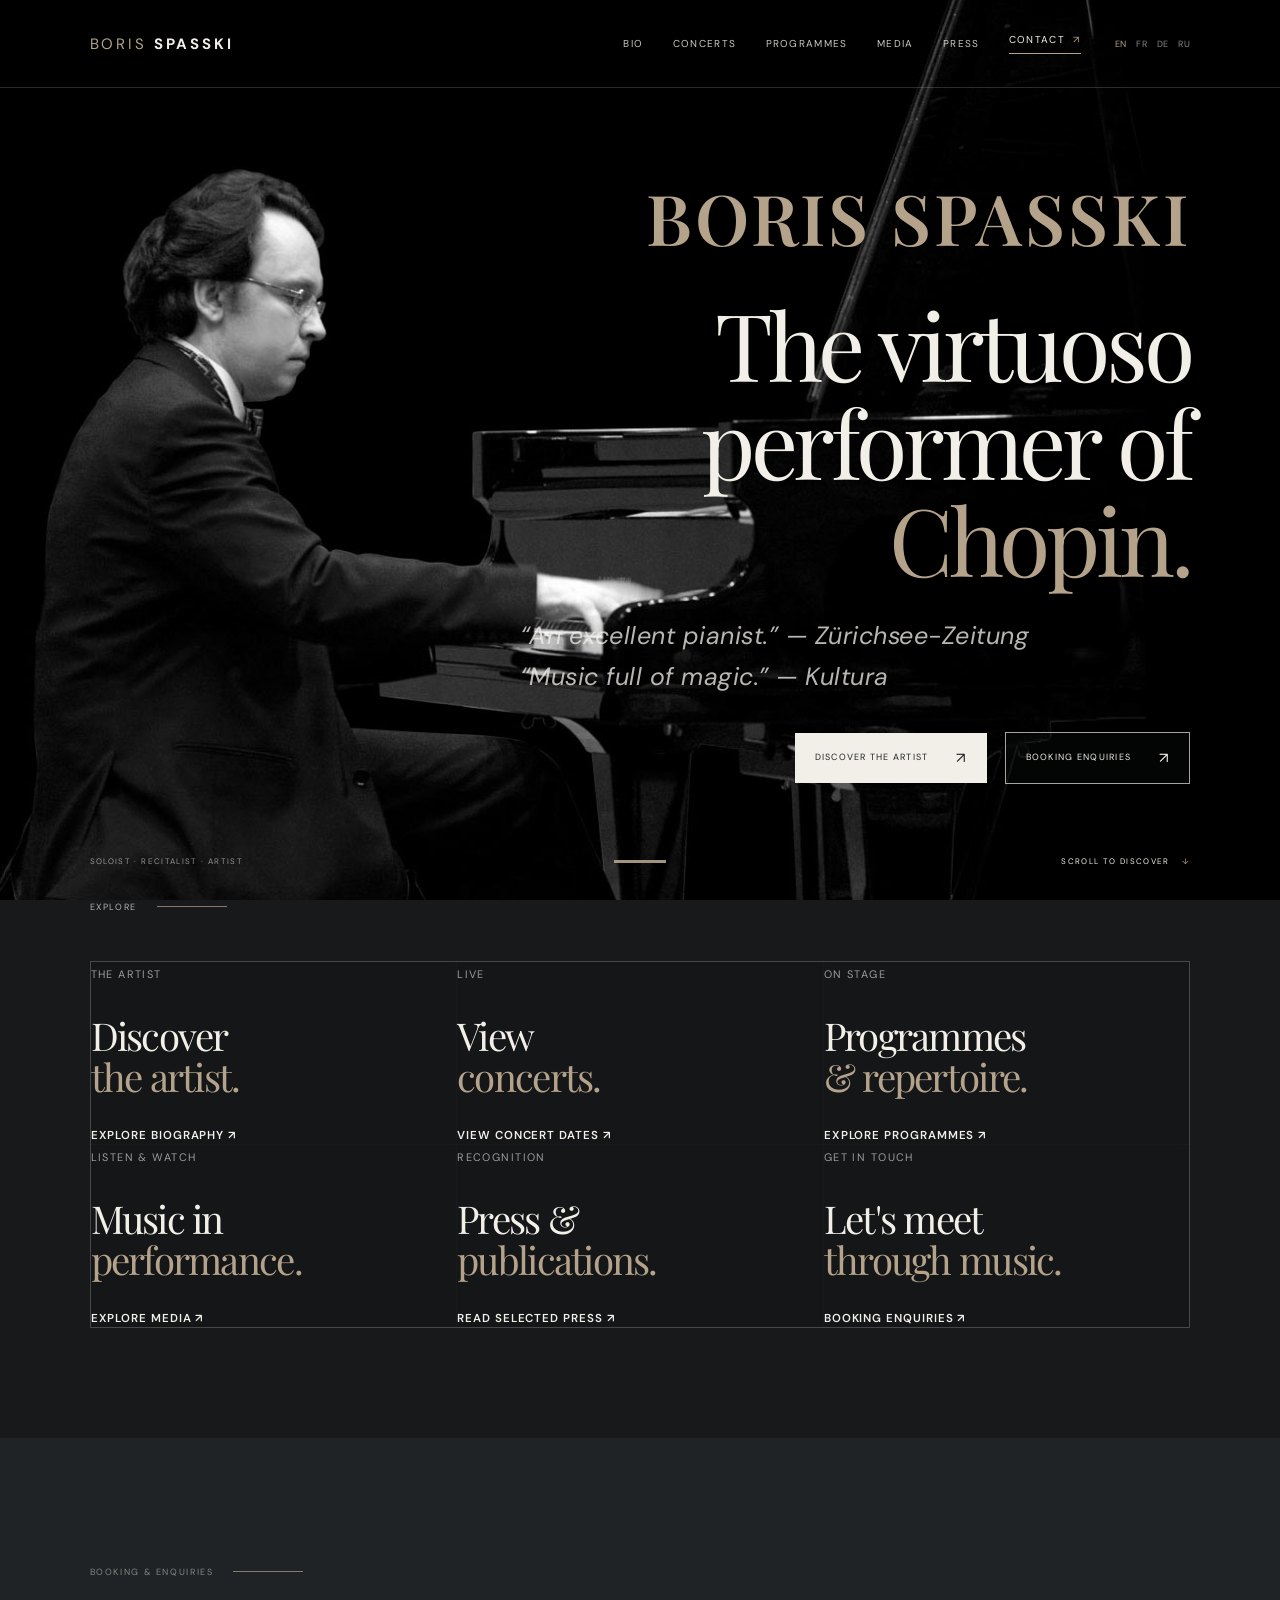
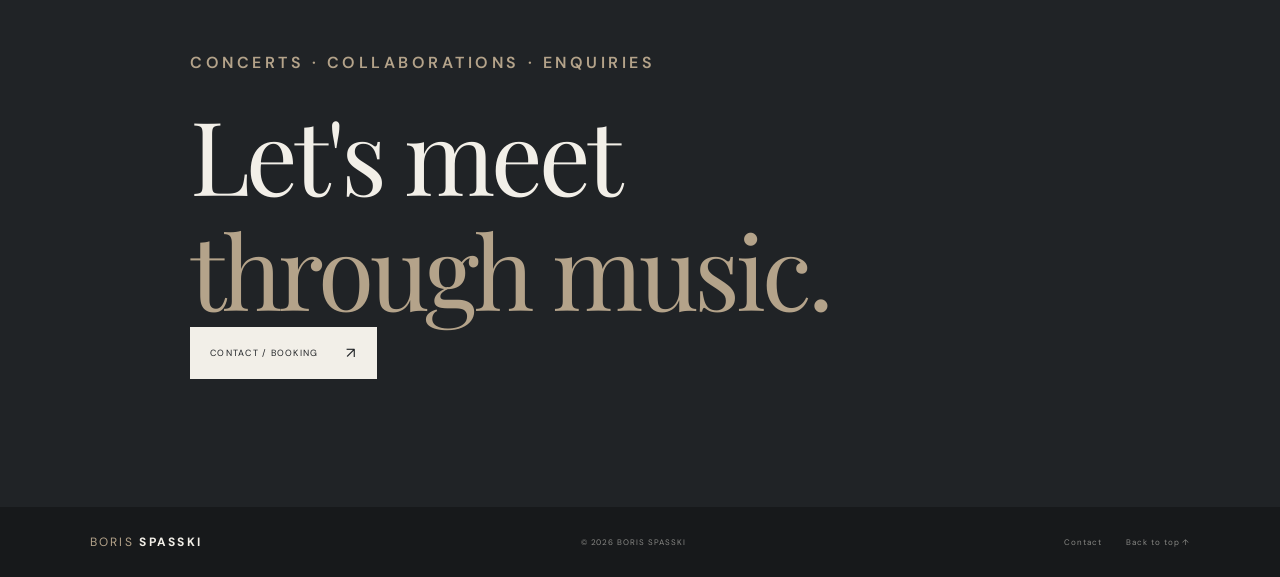
<file: spasski-demo/index.html>
<!doctype html>
<html lang="en">
  <head>
    <meta charset="utf-8" />
    <meta name="viewport" content="width=device-width, initial-scale=1" />
    <meta
      name="description"
      content="Boris Spasski, concert pianist. Biography, concerts, recital programmes, repertoire, recordings and press."
    />
    <meta name="theme-color" content="#17191b" />
    <title>Boris Spasski - Борис Спасский - Klavier</title>
    <link rel="preconnect" href="https://fonts.googleapis.com" />
    <link rel="preconnect" href="https://fonts.gstatic.com" crossorigin />
    <link
      href="https://fonts.googleapis.com/css2?family=DM+Sans:wght@400;500;600;700&family=Playfair+Display:ital,wght@0,400;0,500;0,600;1,400;1,500&display=swap"
      rel="stylesheet"
    />
    <link rel="stylesheet" href="css/style.css" />
    <link rel="icon" type="image/png" href="img/favicon.png">
</head>
  <body class="home-page">
    <div class="home-backdrop" aria-hidden="true">
      <div class="home-backdrop-image"></div>
      <div class="home-backdrop-shade"></div>
    </div>
    <a class="skip-link" href="#main">Skip to content</a>
    <header class="site-header" id="top">
      <a class="wordmark" href="index.html" aria-label="Boris Spasski, home">
        <span>BORIS</span> SPASSKI
      </a>
      <nav class="desktop-nav" aria-label="Main navigation">
        <a href="artist.html">Bio</a><a href="concerts.html">Concerts</a
        ><a href="programmes.html">Programmes</a><a href="media.html">Media</a
        ><a href="press.html">Press</a
        ><a class="nav-contact" href="contact.html"
          >Contact <span aria-hidden="true">↗</span></a
        >
      </nav>
      <div class="header-tools">
        <div class="language-switch" aria-label="Language selection">
          <button
            class="language-button is-active"
            type="button"
            data-lang="EN"
            aria-pressed="true"
          >
            EN</button
          ><button
            class="language-button"
            type="button"
            data-lang="FR"
            aria-pressed="false"
          >
            FR</button
          ><button
            class="language-button"
            type="button"
            data-lang="DE"
            aria-pressed="false"
          >
            DE</button
          ><button
            class="language-button"
            type="button"
            data-lang="RU"
            aria-pressed="false"
          >
            RU
          </button>
        </div>
        <button
          class="menu-toggle"
          type="button"
          aria-label="Open navigation"
          aria-expanded="false"
          aria-controls="mobile-nav"
        >
          <span></span><span></span>
        </button>
      </div>
    </header>
    <nav
      class="mobile-nav"
      id="mobile-nav"
      aria-label="Mobile navigation"
      hidden
    >
      <a href="index.html" class="mobile-home-link">Home</a>
      <a href="artist.html">Bio</a><a href="concerts.html">Concerts</a
      ><a href="programmes.html">Programmes</a><a href="media.html">Media</a
      ><a href="press.html">Press</a><a href="contact.html">Contact</a>
      <div class="mobile-languages">
        EN <span>·</span> FR <span>·</span> DE <span>·</span> RU
      </div>
    </nav>
    <main id="main">
      <section class="hero" aria-labelledby="hero-title">
        <div class="hero-content">
          <p class="hero-eyebrow">BORIS SPASSKI</p>
          <h1 id="hero-title">The virtuoso<br class="mobile-title-break" /> performer of <br /><em>Chopin.</em></h1>
          <p class="hero-intro">
            “An excellent pianist.” — Zürichsee-Zeitung<br />
            “Music full of magic.” — Kultura
          </p>
          <div class="hero-actions">
            <a class="button button-light" href="artist.html">
              Discover the artist <span aria-hidden="true">↗</span>
            </a>
            <a class="button booking-button" href="contact.html" aria-label="Booking enquiries">
              Booking enquiries <span aria-hidden="true">↗</span>
            </a>
          </div>
        </div>
        <div class="hero-footer">
          <span>SOLOIST · RECITALIST · ARTIST</span>
          <a href="#explore">SCROLL TO DISCOVER <span>↓</span></a>
        </div>
      </section>
      <section class="section-light section-pad home-overview" id="explore">
        <div class="section-kicker">
          <span>EXPLORE</span><span class="kicker-line"></span>
        </div>
        <div class="home-link-grid">
          <a class="home-link-card" href="artist.html">
            <span>THE ARTIST</span>
            <h2>Discover<br /><em>the artist.</em></h2>
            <b>Explore biography ↗</b></a
          ><a class="home-link-card" href="concerts.html"
            ><span>LIVE</span>
            <h2>View<br /><em>concerts.</em></h2>
            <b>View concert dates ↗</b></a
          >
          <a class="home-link-card" href="programmes.html"
            ><span>ON STAGE</span>
            <h2>Programmes<br /><em>& repertoire.</em></h2>
            <b>Explore programmes ↗</b></a
          ><a class="home-link-card" href="media.html"
            ><span>LISTEN & WATCH</span>
            <h2>Music in<br /><em>performance.</em></h2>
            <b>Explore media ↗</b></a
          ><a class="home-link-card" href="press.html"
            ><span>RECOGNITION</span>
            <h2>Press &<br /><em>publications.</em></h2>
            <b>Read selected press ↗</b></a
          ><a class="home-link-card" href="contact.html"
            ><span>GET IN TOUCH</span>
            <h2>Let's meet<br /><em>through music.</em></h2>
            <b>Booking enquiries ↗</b></a
          >
        </div>
      </section>
      <section class="contact section-dark section-pad">
        <div class="section-kicker section-kicker-dark">
          <span>BOOKING & ENQUIRIES</span><span class="kicker-line"></span>
        </div>
        <div class="contact-inner">
          <p class="eyebrow">CONCERTS · COLLABORATIONS · ENQUIRIES</p>
          <h2>Let's meet<br /><em>through music.</em></h2>
          <a class="button button-light" href="contact.html"
            >Contact / Booking <span>↗</span></a
          >
        </div>
      </section>
    </main>
    <footer class="site-footer">
      <a class="wordmark footer-wordmark" href="index.html"
        ><span>BORIS</span> SPASSKI</a
      ><span>© 2026 BORIS SPASSKI</span>
      <div>
        <a href="contact.html">Contact</a><a href="#top">Back to top ↑</a>
      </div>
    </footer>
    <div class="toast" role="status" aria-live="polite"></div>
    <script src="js/main.js"></script>
  </body>
</html>
</file>
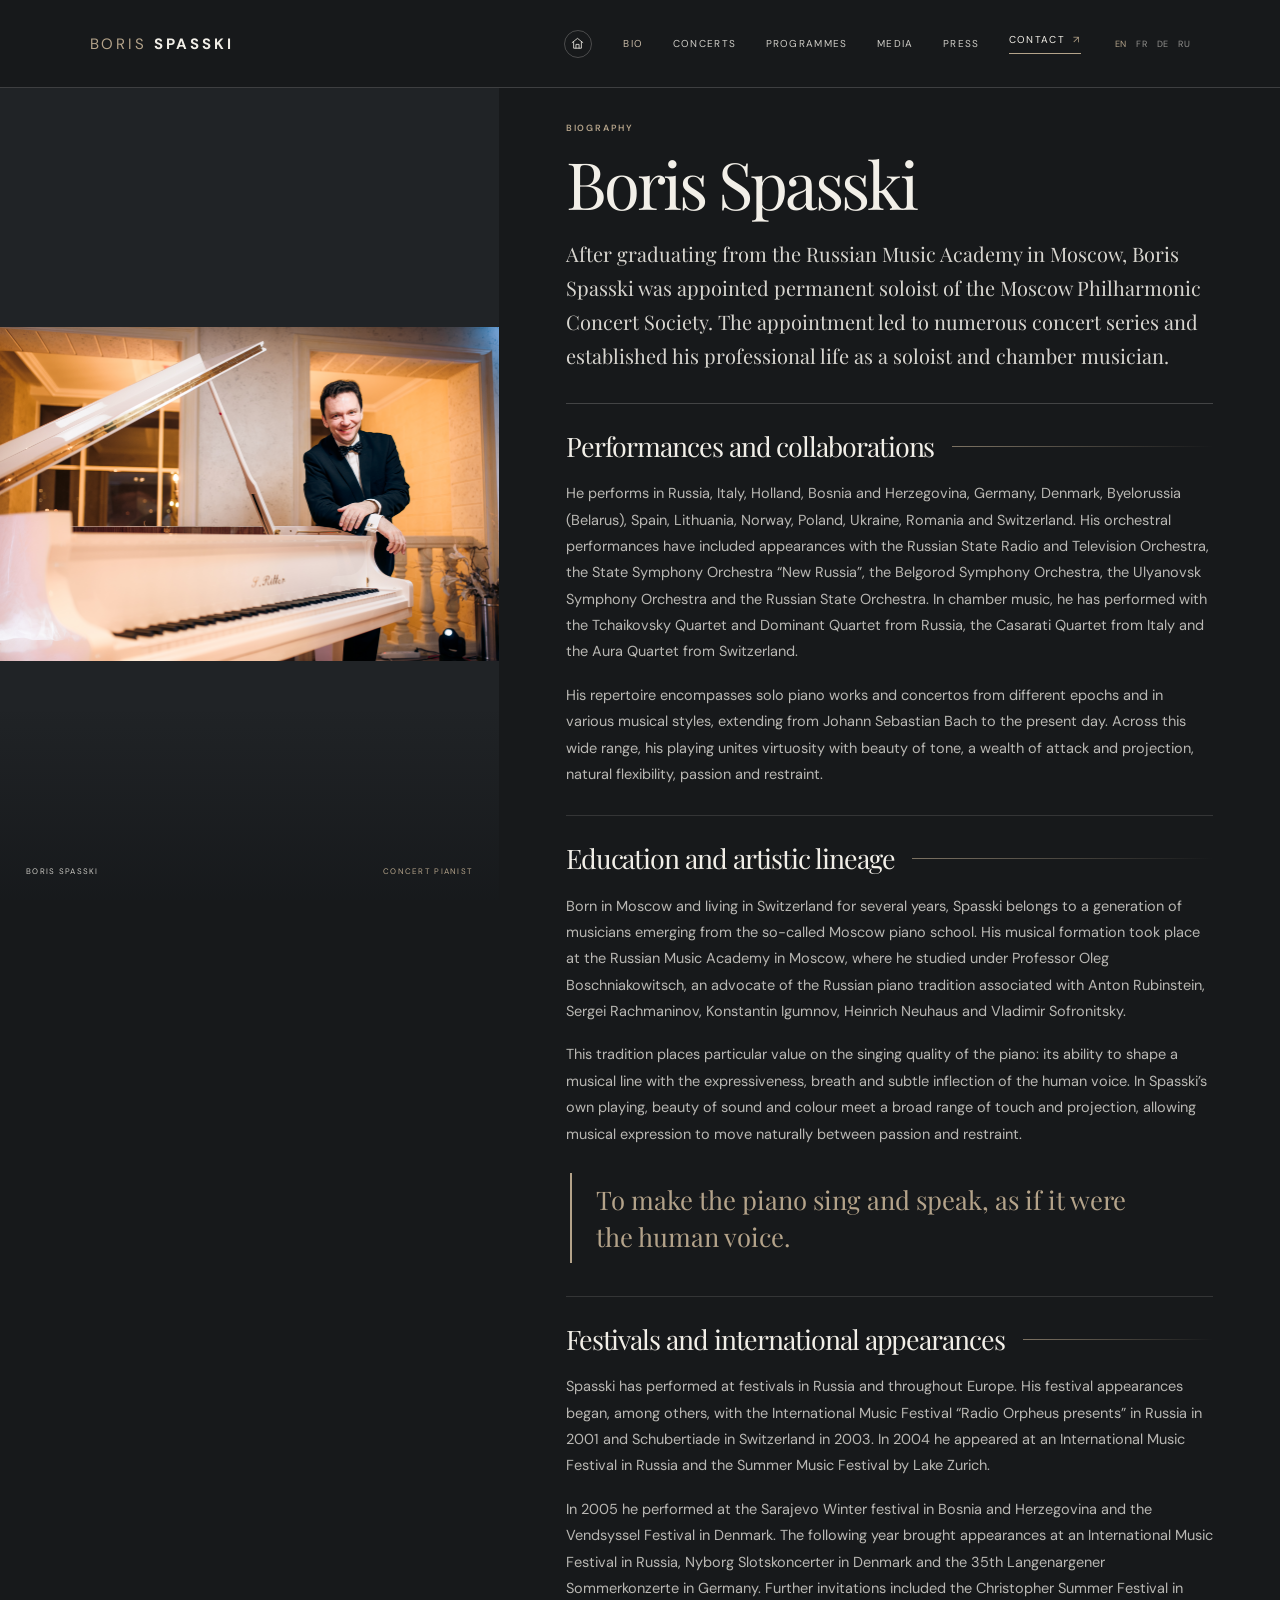
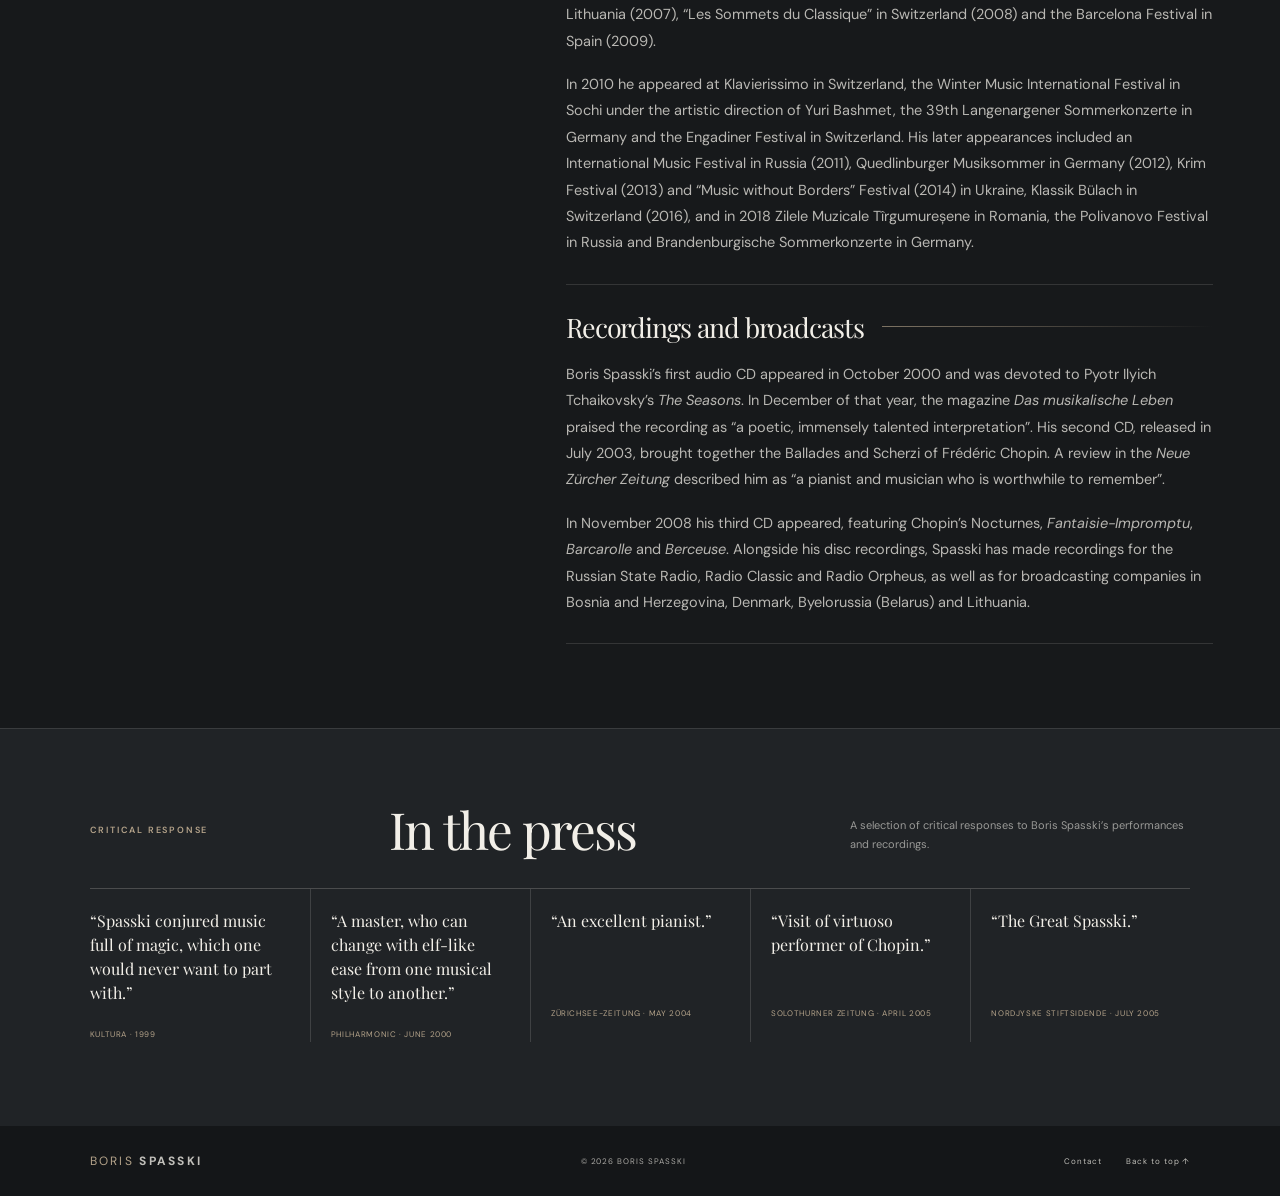
<file: spasski-demo/artist.html>
<!doctype html>
<html lang="en">
<head>
  <meta charset="utf-8">
  <meta name="viewport" content="width=device-width, initial-scale=1">
  <meta name="description" content="Biography, musical education, artistic profile and concert collaborations of pianist Boris Spasski.">
  <meta name="theme-color" content="#17191b">
  <title>Biography — Boris Spasski</title>
  <link rel="preconnect" href="https://fonts.googleapis.com">
  <link rel="preconnect" href="https://fonts.gstatic.com" crossorigin>
  <link href="https://fonts.googleapis.com/css2?family=DM+Sans:wght@400;500;600;700&family=Playfair+Display:ital,wght@0,400;0,500;0,600;1,400;1,500&display=swap" rel="stylesheet">
  <link rel="stylesheet" href="css/style.css">
  <link rel="icon" type="image/png" href="img/favicon.png">
</head>
<body class="bio-page">
<a class="skip-link" href="#main">Skip to content</a>
<header class="site-header" id="top">
      <a class="wordmark" href="index.html" aria-label="Boris Spasski, home">
        <span>BORIS</span> SPASSKI
      </a>
      <nav class="desktop-nav" aria-label="Main navigation">
        <a class="nav-home" href="index.html" aria-label="Home" title="Home">
          <svg viewBox="0 0 24 24" aria-hidden="true" focusable="false">
            <path d="M3.5 10.5 12 3.8l8.5 6.7"></path>
            <path d="M5.8 9.3v10.2h12.4V9.3"></path>
            <path d="M9.5 19.5v-6.1h5v6.1"></path>
          </svg>
        </a>
        <a href="artist.html" aria-current="page">Bio</a><a href="concerts.html">Concerts</a
        ><a href="programmes.html">Programmes</a><a href="media.html">Media</a
        ><a href="press.html">Press</a
        ><a class="nav-contact" href="contact.html"
          >Contact <span aria-hidden="true">↗</span></a
        >
      </nav>
      <div class="header-tools">
        <div class="language-switch" aria-label="Language selection">
          <button
            class="language-button is-active"
            type="button"
            data-lang="EN"
            aria-pressed="true"
          >
            EN</button
          ><button
            class="language-button"
            type="button"
            data-lang="FR"
            aria-pressed="false"
          >
            FR</button
          ><button
            class="language-button"
            type="button"
            data-lang="DE"
            aria-pressed="false"
          >
            DE</button
          ><button
            class="language-button"
            type="button"
            data-lang="RU"
            aria-pressed="false"
          >
            RU
          </button>
        </div>
        <button
          class="menu-toggle"
          type="button"
          aria-label="Open navigation"
          aria-expanded="false"
          aria-controls="mobile-nav"
        >
          <span></span><span></span>
        </button>
      </div>
    </header>
<nav
      class="mobile-nav"
      id="mobile-nav"
      aria-label="Mobile navigation"
      hidden
    >
      <a href="index.html" class="mobile-home-link">Home</a>
      <a href="artist.html" aria-current="page">Bio</a><a href="concerts.html">Concerts</a
      ><a href="programmes.html">Programmes</a><a href="media.html">Media</a
      ><a href="press.html">Press</a><a href="contact.html">Contact</a>
      <div class="mobile-languages">
        EN <span>·</span> FR <span>·</span> DE <span>·</span> RU
      </div>
    </nav>
<main id="main">
  <section class="bio-opening" aria-labelledby="bio-title">
    <figure class="bio-portrait">
      <img
        src="img/Bio_Page.jpg"
        alt="Boris Spasski"
        fetchpriority="high"
        decoding="async"
      >
      <figcaption><span>BORIS SPASSKI</span><span>CONCERT PIANIST</span></figcaption>
    </figure>

    <article class="bio-reading">
      <header class="bio-reading-header">
        <p class="bio-eyebrow">BIOGRAPHY</p>
        <h1 id="bio-title">Boris Spasski</h1>
        <p class="bio-opening-lead">After graduating from the Russian Music Academy in Moscow, Boris Spasski was appointed permanent soloist of the Moscow Philharmonic Concert Society. The appointment led to numerous concert series and established his professional life as a soloist and chamber musician.</p>
      </header>

      <section class="bio-chapter">
        <div class="bio-chapter-heading">
          <h2>Performances and collaborations</h2><i aria-hidden="true"></i>
        </div>
        <p>He performs in Russia, Italy, Holland, Bosnia and Herzegovina, Germany, Denmark, Byelorussia (Belarus), Spain, Lithuania, Norway, Poland, Ukraine, Romania and Switzerland. His orchestral performances have included appearances with the Russian State Radio and Television Orchestra, the State Symphony Orchestra “New Russia”, the Belgorod Symphony Orchestra, the Ulyanovsk Symphony Orchestra and the Russian State Orchestra. In chamber music, he has performed with the Tchaikovsky Quartet and Dominant Quartet from Russia, the Casarati Quartet from Italy and the Aura Quartet from Switzerland.</p>
        <p>His repertoire encompasses solo piano works and concertos from different epochs and in various musical styles, extending from Johann Sebastian Bach to the present day. Across this wide range, his playing unites virtuosity with beauty of tone, a wealth of attack and projection, natural flexibility, passion and restraint.</p>
      </section>

      <section class="bio-chapter">
        <div class="bio-chapter-heading">
          <h2>Education and artistic lineage</h2><i aria-hidden="true"></i>
        </div>
        <p>Born in Moscow and living in Switzerland for several years, Spasski belongs to a generation of musicians emerging from the so-called Moscow piano school. His musical formation took place at the Russian Music Academy in Moscow, where he studied under Professor Oleg Boschniakowitsch, an advocate of the Russian piano tradition associated with Anton Rubinstein, Sergei Rachmaninov, Konstantin Igumnov, Heinrich Neuhaus and Vladimir Sofronitsky.</p>
        <p>This tradition places particular value on the singing quality of the piano: its ability to shape a musical line with the expressiveness, breath and subtle inflection of the human voice. In Spasski’s own playing, beauty of sound and colour meet a broad range of touch and projection, allowing musical expression to move naturally between passion and restraint.</p>
        <blockquote class="bio-inline-quote">
          <p>To make the piano sing and speak, as if it were the human voice.</p>
        </blockquote>
      </section>

      <section class="bio-chapter">
        <div class="bio-chapter-heading">
          <h2>Festivals and international appearances</h2><i aria-hidden="true"></i>
        </div>
        <p>Spasski has performed at festivals in Russia and throughout Europe. His festival appearances began, among others, with the International Music Festival “Radio Orpheus presents” in Russia in 2001 and Schubertiade in Switzerland in 2003. In 2004 he appeared at an International Music Festival in Russia and the Summer Music Festival by Lake Zurich.</p>
        <p>In 2005 he performed at the Sarajevo Winter festival in Bosnia and Herzegovina and the Vendsyssel Festival in Denmark. The following year brought appearances at an International Music Festival in Russia, Nyborg Slotskoncerter in Denmark and the 35th Langenargener Sommerkonzerte in Germany. Further invitations included the Christopher Summer Festival in Lithuania (2007), “Les Sommets du Classique” in Switzerland (2008) and the Barcelona Festival in Spain (2009).</p>
        <p>In 2010 he appeared at Klavierissimo in Switzerland, the Winter Music International Festival in Sochi under the artistic direction of Yuri Bashmet, the 39th Langenargener Sommerkonzerte in Germany and the Engadiner Festival in Switzerland. His later appearances included an International Music Festival in Russia (2011), Quedlinburger Musiksommer in Germany (2012), Krim Festival (2013) and “Music without Borders” Festival (2014) in Ukraine, Klassik Bülach in Switzerland (2016), and in 2018 Zilele Muzicale Tîrgumureșene in Romania, the Polivanovo Festival in Russia and Brandenburgische Sommerkonzerte in Germany.</p>
      </section>

      <section class="bio-chapter">
        <div class="bio-chapter-heading">
          <h2>Recordings and broadcasts</h2><i aria-hidden="true"></i>
        </div>
        <p>Boris Spasski’s first audio CD appeared in October 2000 and was devoted to Pyotr Ilyich Tchaikovsky’s <em>The Seasons</em>. In December of that year, the magazine <em>Das musikalische Leben</em> praised the recording as “a poetic, immensely talented interpretation”. His second CD, released in July 2003, brought together the Ballades and Scherzi of Frédéric Chopin. A review in the <em>Neue Zürcher Zeitung</em> described him as “a pianist and musician who is worthwhile to remember”.</p>
        <p>In November 2008 his third CD appeared, featuring Chopin’s Nocturnes, <em>Fantaisie-Impromptu</em>, <em>Barcarolle</em> and <em>Berceuse</em>. Alongside his disc recordings, Spasski has made recordings for the Russian State Radio, Radio Classic and Radio Orpheus, as well as for broadcasting companies in Bosnia and Herzegovina, Denmark, Byelorussia (Belarus) and Lithuania.</p>
      </section>
    </article>
  </section>

  <section class="bio-press-section" aria-labelledby="bio-press-title">
    <div class="bio-press-heading">
      <p class="bio-eyebrow">CRITICAL RESPONSE</p>
      <h2 id="bio-press-title">In the press</h2>
      <p>A selection of critical responses to Boris Spasski’s performances and recordings.</p>
    </div>
    <div class="bio-press-list">
      <blockquote><p>“Spasski conjured music full of magic, which one would never want to part with.”</p><cite>Kultura · 1999</cite></blockquote>
      <blockquote><p>“A master, who can change with elf-like ease from one musical style to another.”</p><cite>Philharmonic · June 2000</cite></blockquote>
      <blockquote><p>“An excellent pianist.”</p><cite>Zürichsee-Zeitung · May 2004</cite></blockquote>
      <blockquote><p>“Visit of virtuoso performer of Chopin.”</p><cite>Solothurner Zeitung · April 2005</cite></blockquote>
      <blockquote><p>“The Great Spasski.”</p><cite>Nordjyske Stiftsidende · July 2005</cite></blockquote>
    </div>
  </section>
</main>
<footer class="site-footer">
  <a class="wordmark footer-wordmark" href="index.html"><span>BORIS</span> SPASSKI</a>
  <span>© 2026 BORIS SPASSKI</span>
  <div><a href="contact.html">Contact</a><a href="#top">Back to top ↑</a></div>
</footer>
<div class="toast" role="status" aria-live="polite"></div>
<script src="js/main.js"></script>
</body>
</html>
</file>
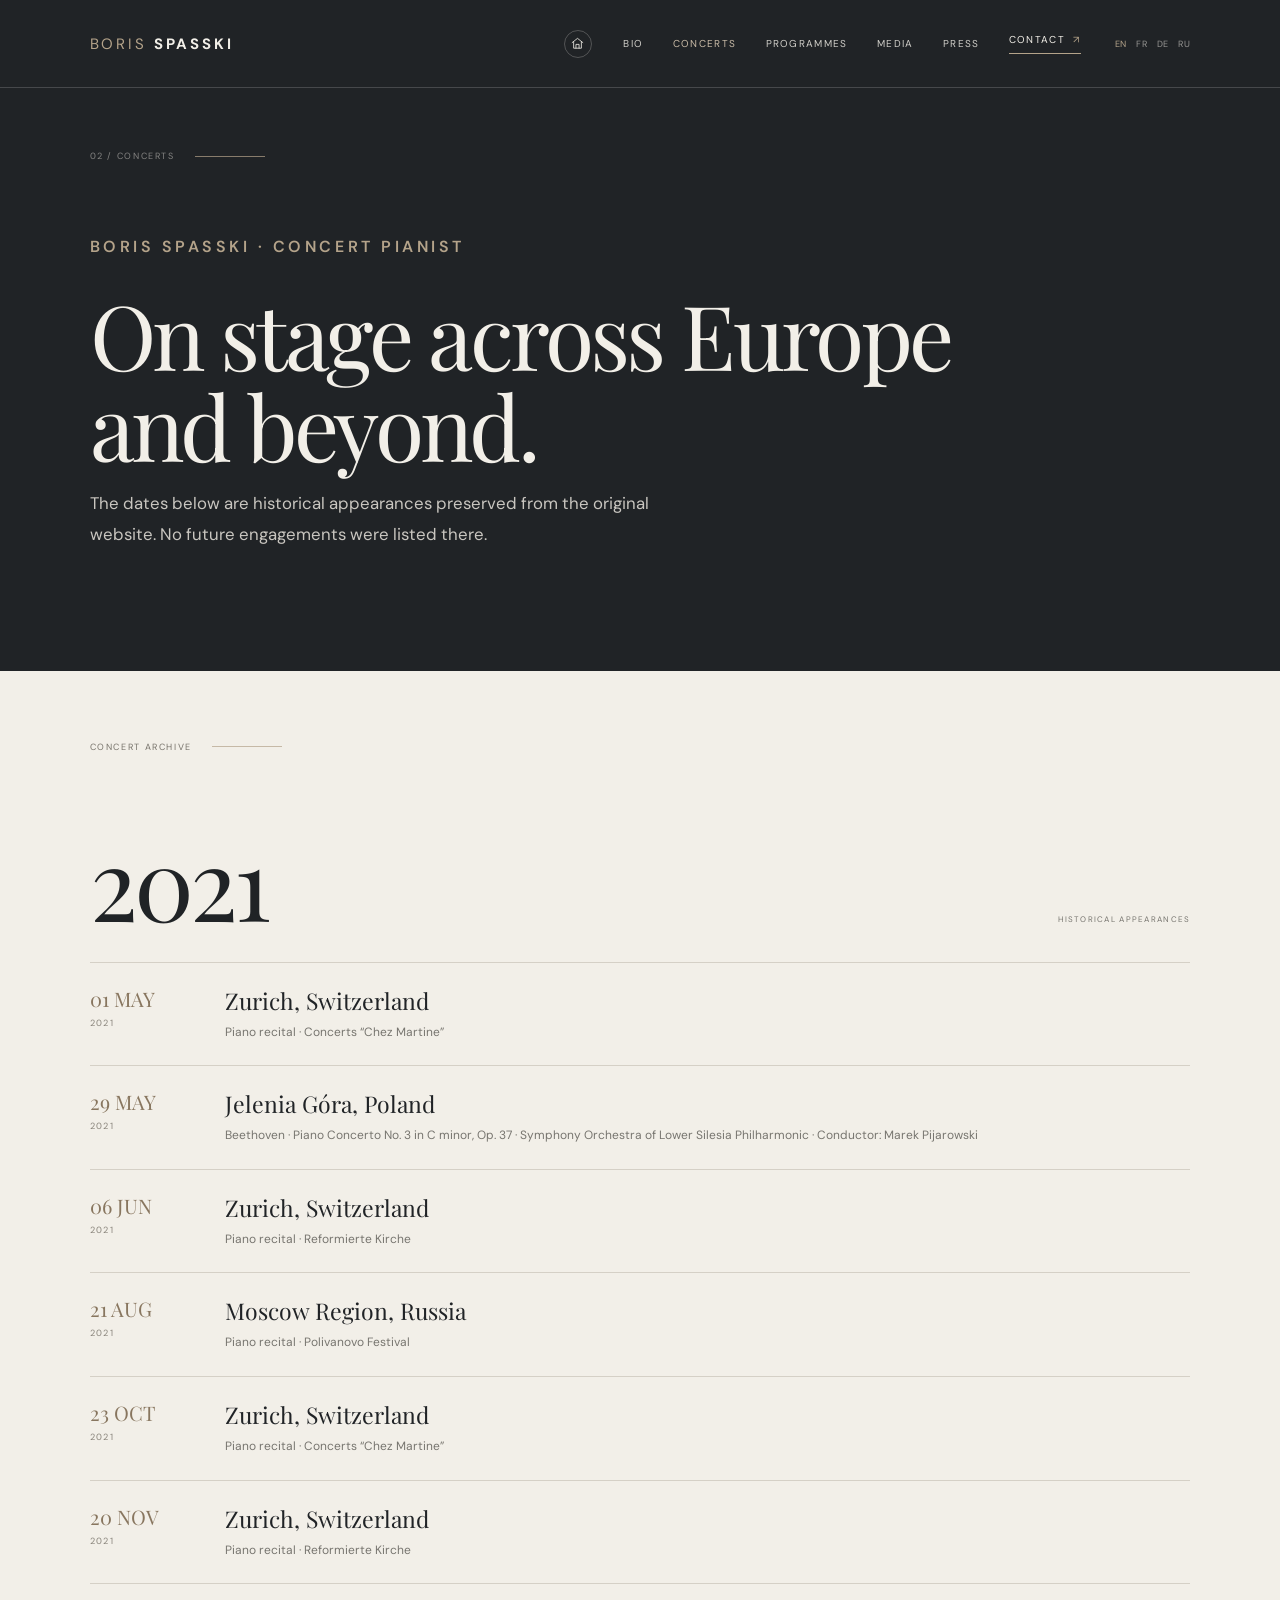
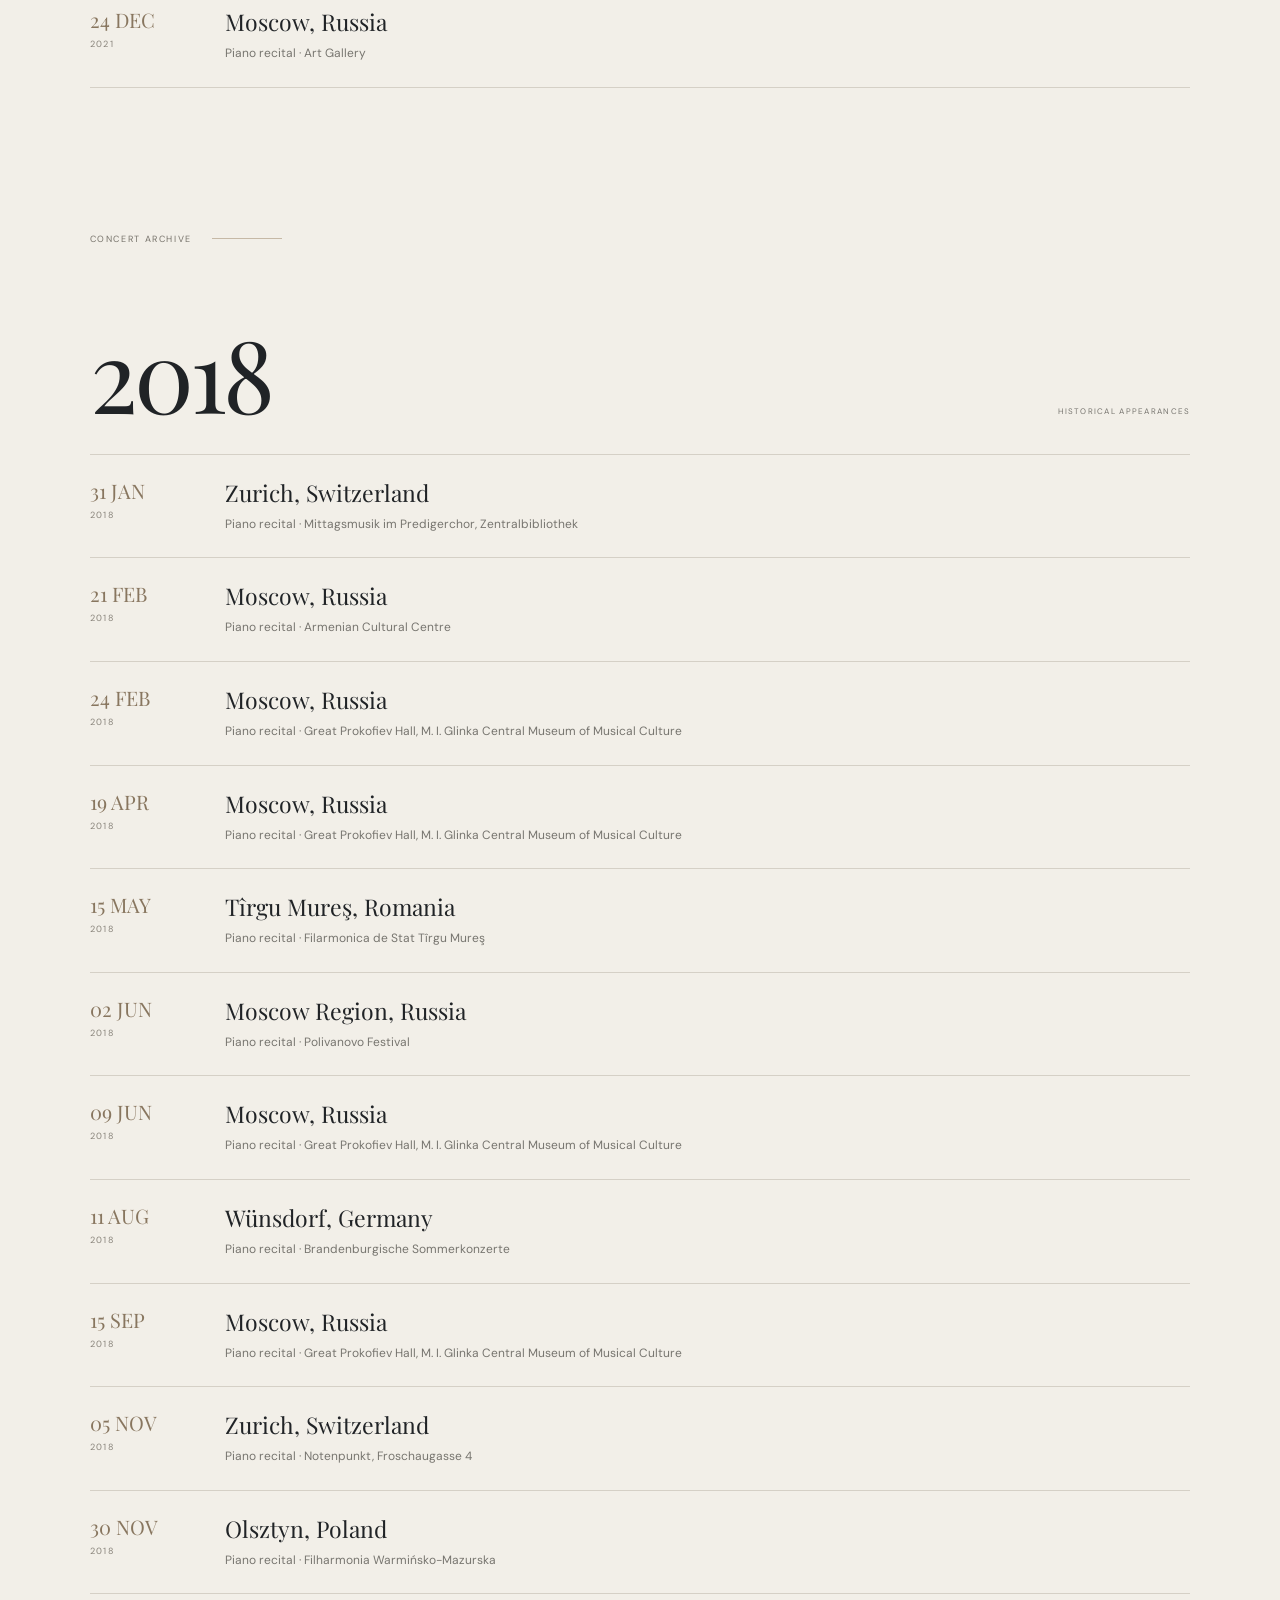
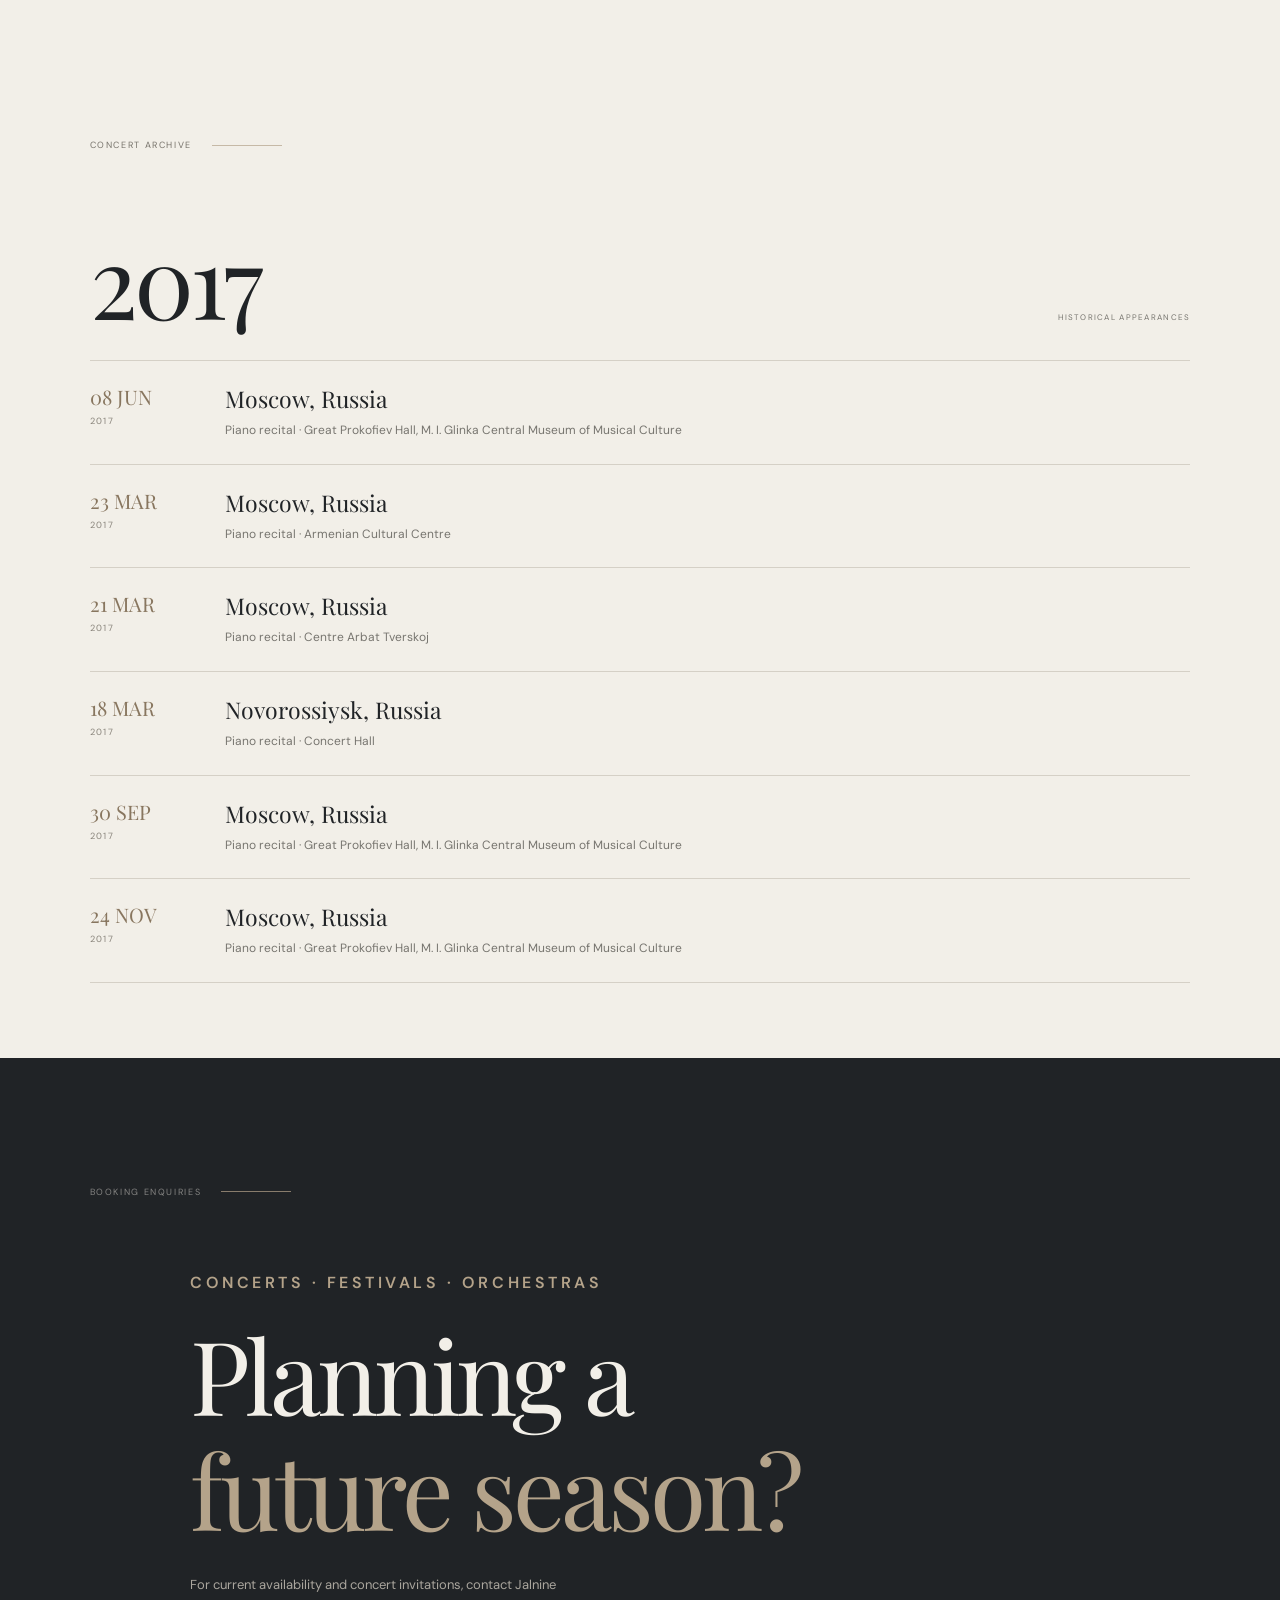
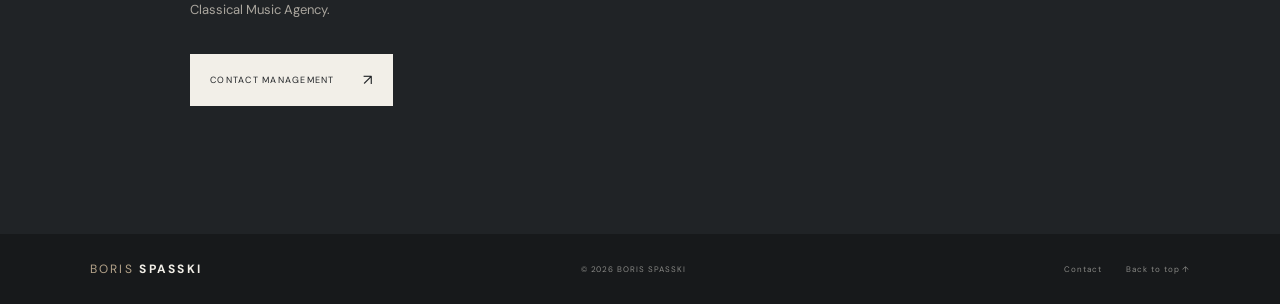
<file: spasski-demo/concerts.html>
<!doctype html>
<html lang="en">
<head>
  <meta charset="utf-8">
  <meta name="viewport" content="width=device-width, initial-scale=1">
  <meta name="description" content="Historical concert archive of pianist Boris Spasski, including appearances in 2017, 2018 and 2021.">
  <meta name="theme-color" content="#17191b">
  <title>Concerts — Boris Spasski</title>
  <link rel="preconnect" href="https://fonts.googleapis.com">
  <link rel="preconnect" href="https://fonts.gstatic.com" crossorigin>
  <link href="https://fonts.googleapis.com/css2?family=DM+Sans:wght@400;500;600;700&family=Playfair+Display:ital,wght@0,400;0,500;0,600;1,400;1,500&display=swap" rel="stylesheet">
  <link rel="stylesheet" href="css/style.css">
  <link rel="icon" type="image/png" href="img/favicon.png">
</head>
<body>
<a class="skip-link" href="#main">Skip to content</a>
<header class="site-header" id="top">
      <a class="wordmark" href="index.html" aria-label="Boris Spasski, home">
        <span>BORIS</span> SPASSKI
      </a>
      <nav class="desktop-nav" aria-label="Main navigation">
        <a class="nav-home" href="index.html" aria-label="Home" title="Home">
          <svg viewBox="0 0 24 24" aria-hidden="true" focusable="false">
            <path d="M3.5 10.5 12 3.8l8.5 6.7"></path>
            <path d="M5.8 9.3v10.2h12.4V9.3"></path>
            <path d="M9.5 19.5v-6.1h5v6.1"></path>
          </svg>
        </a>
        <a href="artist.html">Bio</a><a href="concerts.html" aria-current="page">Concerts</a
        ><a href="programmes.html">Programmes</a><a href="media.html">Media</a
        ><a href="press.html">Press</a
        ><a class="nav-contact" href="contact.html"
          >Contact <span aria-hidden="true">↗</span></a
        >
      </nav>
      <div class="header-tools">
        <div class="language-switch" aria-label="Language selection">
          <button
            class="language-button is-active"
            type="button"
            data-lang="EN"
            aria-pressed="true"
          >
            EN</button
          ><button
            class="language-button"
            type="button"
            data-lang="FR"
            aria-pressed="false"
          >
            FR</button
          ><button
            class="language-button"
            type="button"
            data-lang="DE"
            aria-pressed="false"
          >
            DE</button
          ><button
            class="language-button"
            type="button"
            data-lang="RU"
            aria-pressed="false"
          >
            RU
          </button>
        </div>
        <button
          class="menu-toggle"
          type="button"
          aria-label="Open navigation"
          aria-expanded="false"
          aria-controls="mobile-nav"
        >
          <span></span><span></span>
        </button>
      </div>
    </header>
<nav
      class="mobile-nav"
      id="mobile-nav"
      aria-label="Mobile navigation"
      hidden
    >
      <a href="index.html" class="mobile-home-link">Home</a>
      <a href="artist.html">Bio</a><a href="concerts.html" aria-current="page">Concerts</a
      ><a href="programmes.html">Programmes</a><a href="media.html">Media</a
      ><a href="press.html">Press</a><a href="contact.html">Contact</a>
      <div class="mobile-languages">
        EN <span>·</span> FR <span>·</span> DE <span>·</span> RU
      </div>
    </nav>
<main id="main">
<section class="page-intro section-dark section-pad">
  <div class="section-kicker section-kicker-dark"><span>02 / CONCERTS</span><span class="kicker-line"></span></div>
  <p class="eyebrow">BORIS SPASSKI · CONCERT PIANIST</p>
  <h1>On stage across Europe and beyond.</h1>
  <p class="page-intro-copy">The dates below are historical appearances preserved from the original website. No future engagements were listed there.</p>
</section><section class="section-light section-pad archive-section">
  <div class="section-kicker"><span>CONCERT ARCHIVE</span><span class="kicker-line"></span></div>
  <div class="archive-heading"><h2>2021</h2><span>HISTORICAL APPEARANCES</span></div>
  <div class="archive-list"><article class="archive-item">
  <div class="archive-date">01 MAY<span>2021</span></div>
  <div><h3>Zurich, Switzerland</h3><p>Piano recital · Concerts “Chez Martine”</p></div>
</article><article class="archive-item">
  <div class="archive-date">29 MAY<span>2021</span></div>
  <div><h3>Jelenia Góra, Poland</h3><p>Beethoven · Piano Concerto No. 3 in C minor, Op. 37 · Symphony Orchestra of Lower Silesia Philharmonic · Conductor: Marek Pijarowski</p></div>
</article><article class="archive-item">
  <div class="archive-date">06 JUN<span>2021</span></div>
  <div><h3>Zurich, Switzerland</h3><p>Piano recital · Reformierte Kirche</p></div>
</article><article class="archive-item">
  <div class="archive-date">21 AUG<span>2021</span></div>
  <div><h3>Moscow Region, Russia</h3><p>Piano recital · Polivanovo Festival</p></div>
</article><article class="archive-item">
  <div class="archive-date">23 OCT<span>2021</span></div>
  <div><h3>Zurich, Switzerland</h3><p>Piano recital · Concerts “Chez Martine”</p></div>
</article><article class="archive-item">
  <div class="archive-date">20 NOV<span>2021</span></div>
  <div><h3>Zurich, Switzerland</h3><p>Piano recital · Reformierte Kirche</p></div>
</article><article class="archive-item">
  <div class="archive-date">24 DEC<span>2021</span></div>
  <div><h3>Moscow, Russia</h3><p>Piano recital · Art Gallery</p></div>
</article></div>
</section><section class="section-light section-pad archive-section">
  <div class="section-kicker"><span>CONCERT ARCHIVE</span><span class="kicker-line"></span></div>
  <div class="archive-heading"><h2>2018</h2><span>HISTORICAL APPEARANCES</span></div>
  <div class="archive-list"><article class="archive-item">
  <div class="archive-date">31 JAN<span>2018</span></div>
  <div><h3>Zurich, Switzerland</h3><p>Piano recital · Mittagsmusik im Predigerchor, Zentralbibliothek</p></div>
</article><article class="archive-item">
  <div class="archive-date">21 FEB<span>2018</span></div>
  <div><h3>Moscow, Russia</h3><p>Piano recital · Armenian Cultural Centre</p></div>
</article><article class="archive-item">
  <div class="archive-date">24 FEB<span>2018</span></div>
  <div><h3>Moscow, Russia</h3><p>Piano recital · Great Prokofiev Hall, M. I. Glinka Central Museum of Musical Culture</p></div>
</article><article class="archive-item">
  <div class="archive-date">19 APR<span>2018</span></div>
  <div><h3>Moscow, Russia</h3><p>Piano recital · Great Prokofiev Hall, M. I. Glinka Central Museum of Musical Culture</p></div>
</article><article class="archive-item">
  <div class="archive-date">15 MAY<span>2018</span></div>
  <div><h3>Tîrgu Mureş, Romania</h3><p>Piano recital · Filarmonica de Stat Tîrgu Mureş</p></div>
</article><article class="archive-item">
  <div class="archive-date">02 JUN<span>2018</span></div>
  <div><h3>Moscow Region, Russia</h3><p>Piano recital · Polivanovo Festival</p></div>
</article><article class="archive-item">
  <div class="archive-date">09 JUN<span>2018</span></div>
  <div><h3>Moscow, Russia</h3><p>Piano recital · Great Prokofiev Hall, M. I. Glinka Central Museum of Musical Culture</p></div>
</article><article class="archive-item">
  <div class="archive-date">11 AUG<span>2018</span></div>
  <div><h3>Wünsdorf, Germany</h3><p>Piano recital · Brandenburgische Sommerkonzerte</p></div>
</article><article class="archive-item">
  <div class="archive-date">15 SEP<span>2018</span></div>
  <div><h3>Moscow, Russia</h3><p>Piano recital · Great Prokofiev Hall, M. I. Glinka Central Museum of Musical Culture</p></div>
</article><article class="archive-item">
  <div class="archive-date">05 NOV<span>2018</span></div>
  <div><h3>Zurich, Switzerland</h3><p>Piano recital · Notenpunkt, Froschaugasse 4</p></div>
</article><article class="archive-item">
  <div class="archive-date">30 NOV<span>2018</span></div>
  <div><h3>Olsztyn, Poland</h3><p>Piano recital · Filharmonia Warmińsko-Mazurska</p></div>
</article></div>
</section><section class="section-light section-pad archive-section">
  <div class="section-kicker"><span>CONCERT ARCHIVE</span><span class="kicker-line"></span></div>
  <div class="archive-heading"><h2>2017</h2><span>HISTORICAL APPEARANCES</span></div>
  <div class="archive-list"><article class="archive-item">
  <div class="archive-date">08 JUN<span>2017</span></div>
  <div><h3>Moscow, Russia</h3><p>Piano recital · Great Prokofiev Hall, M. I. Glinka Central Museum of Musical Culture</p></div>
</article><article class="archive-item">
  <div class="archive-date">23 MAR<span>2017</span></div>
  <div><h3>Moscow, Russia</h3><p>Piano recital · Armenian Cultural Centre</p></div>
</article><article class="archive-item">
  <div class="archive-date">21 MAR<span>2017</span></div>
  <div><h3>Moscow, Russia</h3><p>Piano recital · Centre Arbat Tverskoj</p></div>
</article><article class="archive-item">
  <div class="archive-date">18 MAR<span>2017</span></div>
  <div><h3>Novorossiysk, Russia</h3><p>Piano recital · Concert Hall</p></div>
</article><article class="archive-item">
  <div class="archive-date">30 SEP<span>2017</span></div>
  <div><h3>Moscow, Russia</h3><p>Piano recital · Great Prokofiev Hall, M. I. Glinka Central Museum of Musical Culture</p></div>
</article><article class="archive-item">
  <div class="archive-date">24 NOV<span>2017</span></div>
  <div><h3>Moscow, Russia</h3><p>Piano recital · Great Prokofiev Hall, M. I. Glinka Central Museum of Musical Culture</p></div>
</article></div>
</section>
<section class="section-dark section-pad">
  <div class="section-kicker section-kicker-dark"><span>BOOKING ENQUIRIES</span><span class="kicker-line"></span></div>
  <div class="contact-inner"><p class="eyebrow">CONCERTS · FESTIVALS · ORCHESTRAS</p><h2>Planning a<br><em>future season?</em></h2>
    <p>For current availability and concert invitations, contact Jalnine Classical Music Agency.</p>
    <a class="button button-light" href="contact.html">Contact management <span>↗</span></a>
  </div>
</section>
</main>
<footer class="site-footer">
  <a class="wordmark footer-wordmark" href="index.html"><span>BORIS</span> SPASSKI</a>
  <span>© 2026 BORIS SPASSKI</span>
  <div><a href="contact.html">Contact</a><a href="#top">Back to top ↑</a></div>
</footer>
<div class="toast" role="status" aria-live="polite"></div>
<script src="js/main.js"></script>
</body>
</html>
</file>
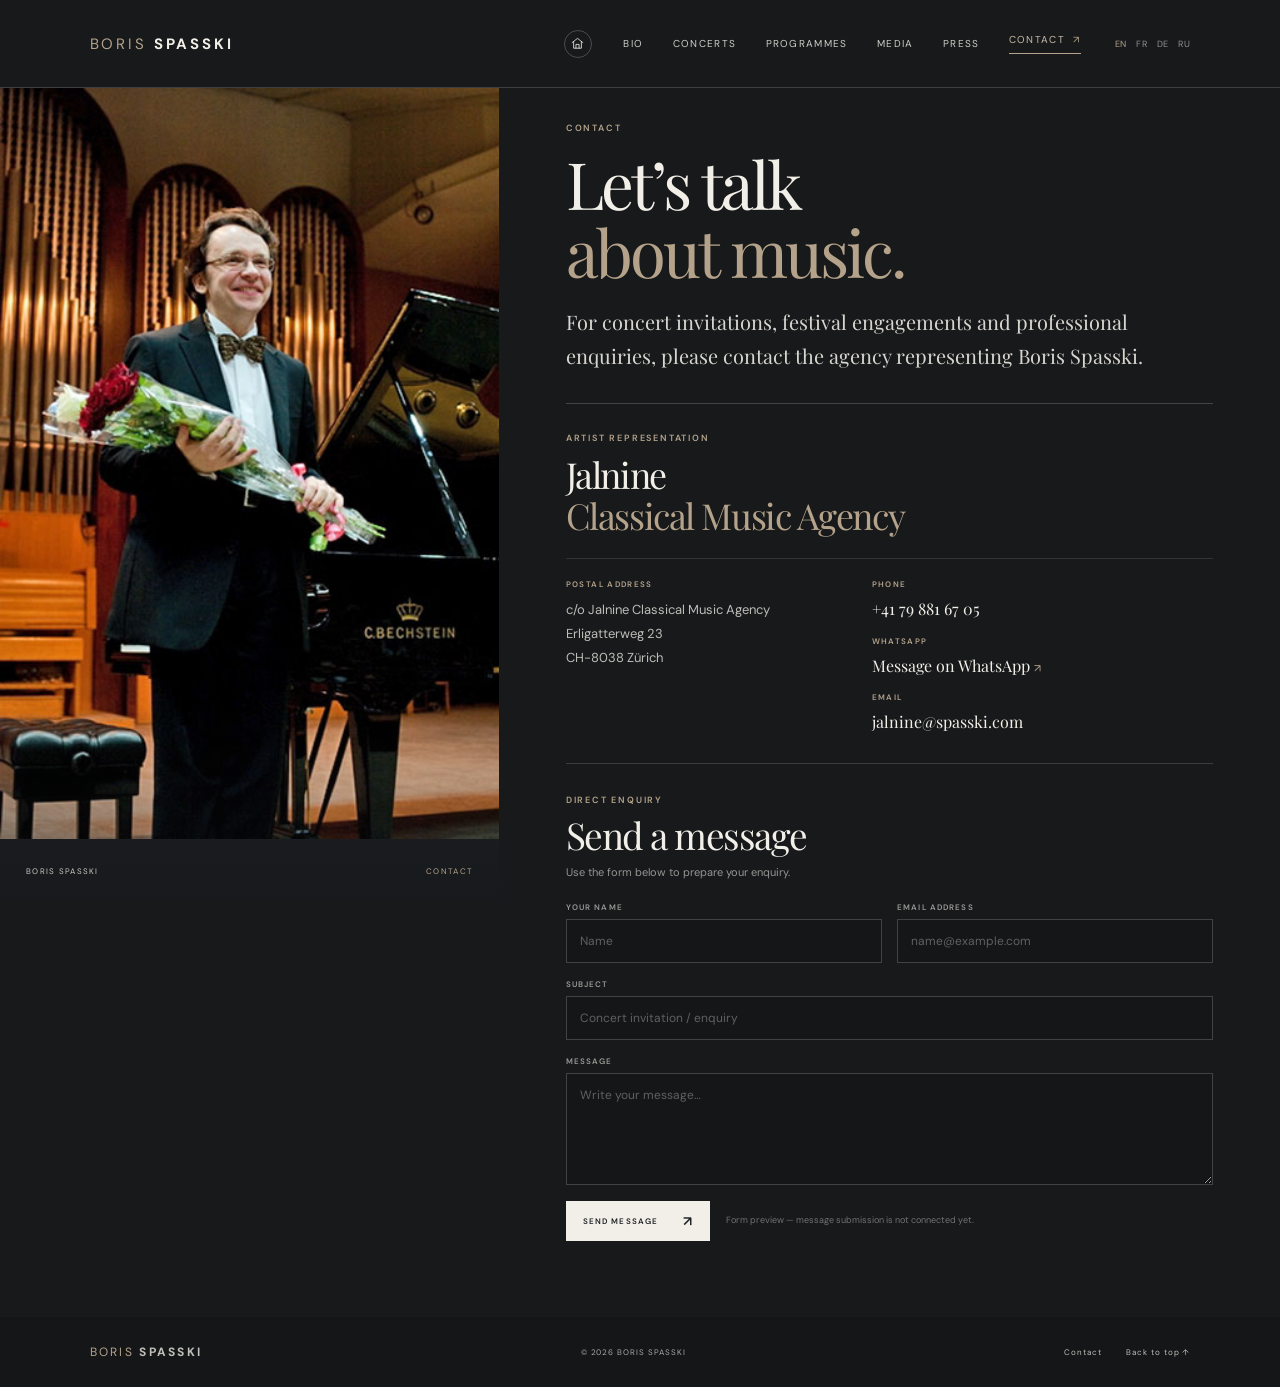
<file: spasski-demo/contact.html>
<!doctype html>
<html lang="en">
<head>
  <meta charset="utf-8">
  <meta name="viewport" content="width=device-width, initial-scale=1">
  <meta name="description" content="Concert booking and agency contact details for pianist Boris Spasski.">
  <meta name="theme-color" content="#17191b">
  <title>Contact — Boris Spasski</title>
  <link rel="preconnect" href="https://fonts.googleapis.com">
  <link rel="preconnect" href="https://fonts.gstatic.com" crossorigin>
  <link href="https://fonts.googleapis.com/css2?family=DM+Sans:wght@400;500;600;700&family=Playfair+Display:ital,wght@0,400;0,500;0,600;1,400;1,500&display=swap" rel="stylesheet">
  <link rel="stylesheet" href="css/style.css">
  <link rel="icon" type="image/png" href="img/favicon.png">
</head>
<body class="bio-page contact-page">
<a class="skip-link" href="#main">Skip to content</a>
<header class="site-header" id="top">
      <a class="wordmark" href="index.html" aria-label="Boris Spasski, home">
        <span>BORIS</span> SPASSKI
      </a>
      <nav class="desktop-nav" aria-label="Main navigation">
        <a class="nav-home" href="index.html" aria-label="Home" title="Home">
          <svg viewBox="0 0 24 24" aria-hidden="true" focusable="false">
            <path d="M3.5 10.5 12 3.8l8.5 6.7"></path>
            <path d="M5.8 9.3v10.2h12.4V9.3"></path>
            <path d="M9.5 19.5v-6.1h5v6.1"></path>
          </svg>
        </a>
        <a href="artist.html">Bio</a><a href="concerts.html">Concerts</a
        ><a href="programmes.html">Programmes</a><a href="media.html">Media</a
        ><a href="press.html">Press</a
        ><a class="nav-contact" href="contact.html" aria-current="page"
          >Contact <span aria-hidden="true">↗</span></a
        >
      </nav>
      <div class="header-tools">
        <div class="language-switch" aria-label="Language selection">
          <button
            class="language-button is-active"
            type="button"
            data-lang="EN"
            aria-pressed="true"
          >
            EN</button
          ><button
            class="language-button"
            type="button"
            data-lang="FR"
            aria-pressed="false"
          >
            FR</button
          ><button
            class="language-button"
            type="button"
            data-lang="DE"
            aria-pressed="false"
          >
            DE</button
          ><button
            class="language-button"
            type="button"
            data-lang="RU"
            aria-pressed="false"
          >
            RU
          </button>
        </div>
        <button
          class="menu-toggle"
          type="button"
          aria-label="Open navigation"
          aria-expanded="false"
          aria-controls="mobile-nav"
        >
          <span></span><span></span>
        </button>
      </div>
    </header>
<nav
      class="mobile-nav"
      id="mobile-nav"
      aria-label="Mobile navigation"
      hidden
    >
      <a href="index.html" class="mobile-home-link">Home</a>
      <a href="artist.html">Bio</a><a href="concerts.html">Concerts</a
      ><a href="programmes.html">Programmes</a><a href="media.html">Media</a
      ><a href="press.html">Press</a><a href="contact.html" aria-current="page">Contact</a>
      <div class="mobile-languages">
        EN <span>·</span> FR <span>·</span> DE <span>·</span> RU
      </div>
    </nav>
<main id="main">
  <section class="bio-opening contact-opening" aria-labelledby="contact-title">
    <figure class="bio-portrait contact-portrait">
      <img
        src="img/Contact_Page.jpg"
        alt="Boris Spasski — contact and concert enquiries"
        fetchpriority="high"
        decoding="async"
      >
      <figcaption><span>BORIS SPASSKI</span><span>CONTACT</span></figcaption>
    </figure>

    <article class="bio-reading contact-reading">
      <header class="bio-reading-header">
        <p class="bio-eyebrow">CONTACT</p>
        <h1 id="contact-title">Let’s talk<br><em>about music.</em></h1>
        <p class="bio-opening-lead">For concert invitations, festival engagements and professional enquiries, please contact the agency representing Boris Spasski.</p>
      </header>

      <section class="contact-details" aria-labelledby="agency-title">
        <div class="contact-agency-heading">
          <p class="bio-eyebrow">ARTIST REPRESENTATION</p>
          <h2 id="agency-title">Jalnine<br><em>Classical Music Agency</em></h2>
        </div>

        <div class="contact-info-grid">
          <address class="contact-postal">
            <span class="contact-label">POSTAL ADDRESS</span>
            <p>c/o Jalnine Classical Music Agency<br>
              Erligatterweg 23<br>
              CH-8038 Zürich
            </p>
          </address>

          <div class="contact-direct">
            <div class="contact-direct-item">
              <span class="contact-label">PHONE</span>
              <a href="tel:+41798816705">+41 79 881 67 05</a>
            </div>
            <div class="contact-direct-item">
              <span class="contact-label">WHATSAPP</span>
              <a href="https://wa.me/41798816705" target="_blank" rel="noopener noreferrer">Message on WhatsApp <span aria-hidden="true">↗</span></a>
            </div>
            <div class="contact-direct-item">
              <span class="contact-label">EMAIL</span>
              <a href="mailto:jalnine@spasski.com">jalnine@spasski.com</a>
            </div>
          </div>
        </div>
      </section>

      <section class="contact-message" aria-labelledby="contact-message-title">
        <div class="contact-message-heading">
          <p class="bio-eyebrow">DIRECT ENQUIRY</p>
          <h2 id="contact-message-title">Send a message</h2>
          <p>Use the form below to prepare your enquiry.</p>
        </div>

        <form class="contact-form" data-contact-stub aria-describedby="contact-form-note">
          <div class="contact-form-row">
            <div class="contact-field">
              <label for="contact-name">YOUR NAME</label>
              <input id="contact-name" name="name" type="text" autocomplete="name" placeholder="Name" required>
            </div>
            <div class="contact-field">
              <label for="contact-email">EMAIL ADDRESS</label>
              <input id="contact-email" name="email" type="email" autocomplete="email" placeholder="name@example.com" required>
            </div>
          </div>
          <div class="contact-field">
            <label for="contact-subject">SUBJECT</label>
            <input id="contact-subject" name="subject" type="text" placeholder="Concert invitation / enquiry">
          </div>
          <div class="contact-field">
            <label for="contact-message-body">MESSAGE</label>
            <textarea id="contact-message-body" name="message" rows="4" placeholder="Write your message…" required></textarea>
          </div>
          <div class="contact-form-footer">
            <button class="contact-submit" type="submit">Send message <span aria-hidden="true">↗</span></button>
            <p id="contact-form-note" class="contact-form-note">Form preview — message submission is not connected yet.</p>
          </div>
        </form>
      </section>
    </article>
  </section>
</main>
<footer class="site-footer">
  <a class="wordmark footer-wordmark" href="index.html"><span>BORIS</span> SPASSKI</a>
  <span>© 2026 BORIS SPASSKI</span>
  <div><a href="contact.html">Contact</a><a href="#top">Back to top ↑</a></div>
</footer>
<div class="toast" role="status" aria-live="polite"></div>
<script src="js/main.js"></script>
</body>
</html>
</file>
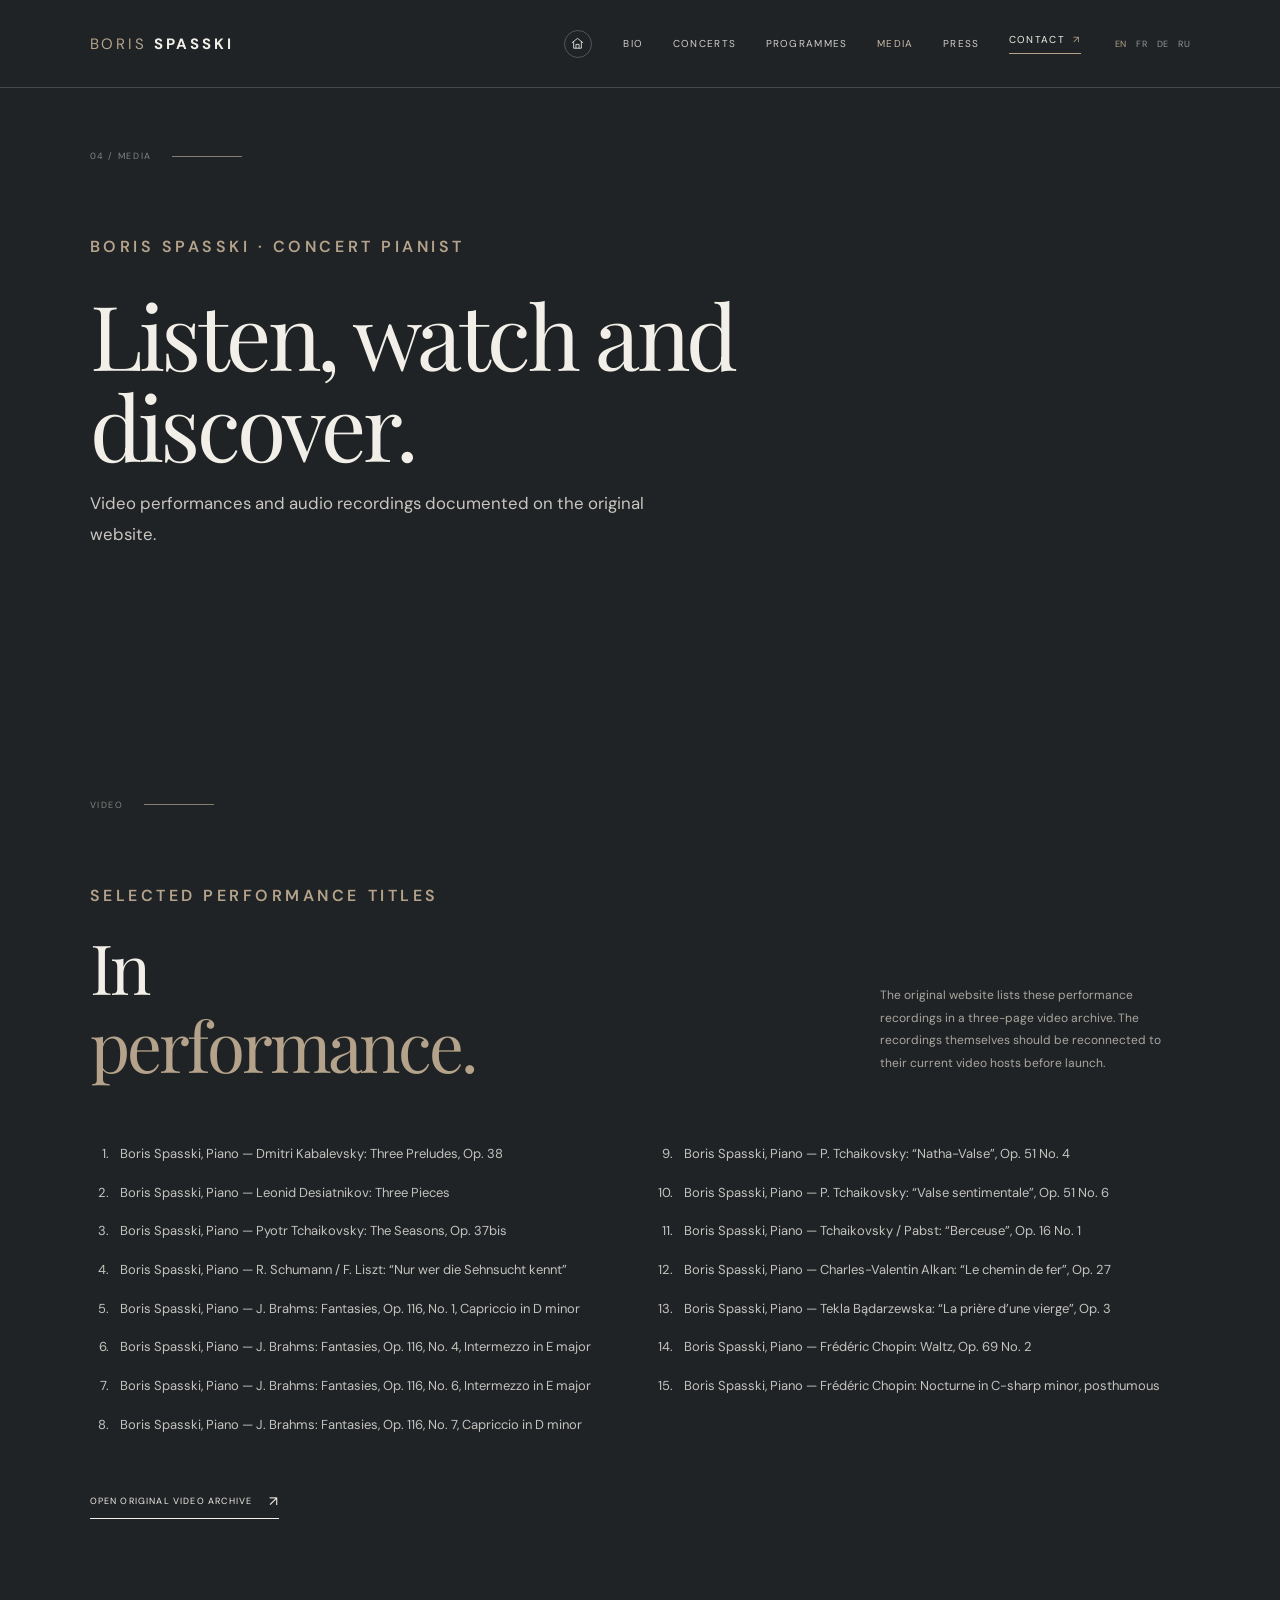
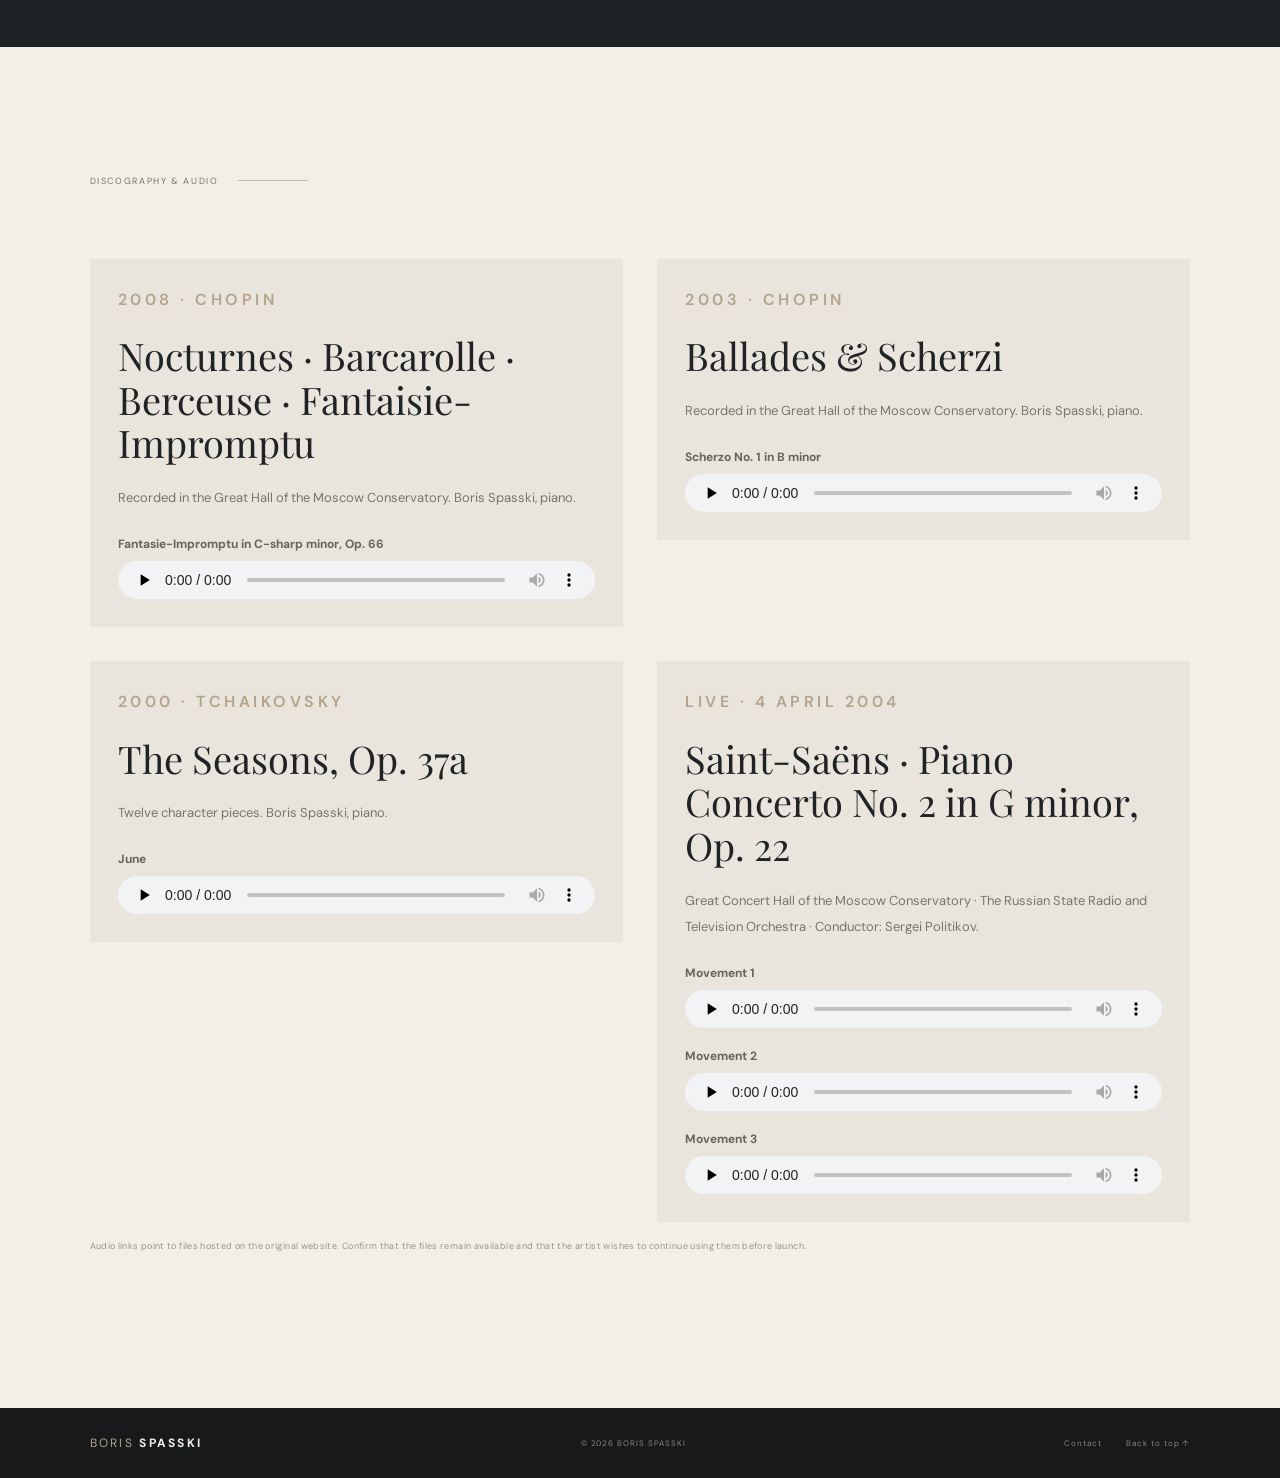
<file: spasski-demo/media.html>
<!doctype html>
<html lang="en">
<head>
  <meta charset="utf-8">
  <meta name="viewport" content="width=device-width, initial-scale=1">
  <meta name="description" content="Video performances, CD recordings and audio excerpts by pianist Boris Spasski.">
  <meta name="theme-color" content="#17191b">
  <title>Media — Boris Spasski</title>
  <link rel="preconnect" href="https://fonts.googleapis.com">
  <link rel="preconnect" href="https://fonts.gstatic.com" crossorigin>
  <link href="https://fonts.googleapis.com/css2?family=DM+Sans:wght@400;500;600;700&family=Playfair+Display:ital,wght@0,400;0,500;0,600;1,400;1,500&display=swap" rel="stylesheet">
  <link rel="stylesheet" href="css/style.css">
  <link rel="icon" type="image/png" href="img/favicon.png">
</head>
<body>
<a class="skip-link" href="#main">Skip to content</a>
<header class="site-header" id="top">
      <a class="wordmark" href="index.html" aria-label="Boris Spasski, home">
        <span>BORIS</span> SPASSKI
      </a>
      <nav class="desktop-nav" aria-label="Main navigation">
        <a class="nav-home" href="index.html" aria-label="Home" title="Home">
          <svg viewBox="0 0 24 24" aria-hidden="true" focusable="false">
            <path d="M3.5 10.5 12 3.8l8.5 6.7"></path>
            <path d="M5.8 9.3v10.2h12.4V9.3"></path>
            <path d="M9.5 19.5v-6.1h5v6.1"></path>
          </svg>
        </a>
        <a href="artist.html">Bio</a><a href="concerts.html">Concerts</a
        ><a href="programmes.html">Programmes</a><a href="media.html" aria-current="page">Media</a
        ><a href="press.html">Press</a
        ><a class="nav-contact" href="contact.html"
          >Contact <span aria-hidden="true">↗</span></a
        >
      </nav>
      <div class="header-tools">
        <div class="language-switch" aria-label="Language selection">
          <button
            class="language-button is-active"
            type="button"
            data-lang="EN"
            aria-pressed="true"
          >
            EN</button
          ><button
            class="language-button"
            type="button"
            data-lang="FR"
            aria-pressed="false"
          >
            FR</button
          ><button
            class="language-button"
            type="button"
            data-lang="DE"
            aria-pressed="false"
          >
            DE</button
          ><button
            class="language-button"
            type="button"
            data-lang="RU"
            aria-pressed="false"
          >
            RU
          </button>
        </div>
        <button
          class="menu-toggle"
          type="button"
          aria-label="Open navigation"
          aria-expanded="false"
          aria-controls="mobile-nav"
        >
          <span></span><span></span>
        </button>
      </div>
    </header>
<nav
      class="mobile-nav"
      id="mobile-nav"
      aria-label="Mobile navigation"
      hidden
    >
      <a href="index.html" class="mobile-home-link">Home</a>
      <a href="artist.html">Bio</a><a href="concerts.html">Concerts</a
      ><a href="programmes.html">Programmes</a><a href="media.html" aria-current="page">Media</a
      ><a href="press.html">Press</a><a href="contact.html">Contact</a>
      <div class="mobile-languages">
        EN <span>·</span> FR <span>·</span> DE <span>·</span> RU
      </div>
    </nav>
<main id="main">
<section class="page-intro section-dark section-pad">
  <div class="section-kicker section-kicker-dark"><span>04 / MEDIA</span><span class="kicker-line"></span></div>
  <p class="eyebrow">BORIS SPASSKI · CONCERT PIANIST</p>
  <h1>Listen, watch and discover.</h1>
  <p class="page-intro-copy">Video performances and audio recordings documented on the original website.</p>
</section>
<section class="section-dark section-pad">
  <div class="section-kicker section-kicker-dark"><span>VIDEO</span><span class="kicker-line"></span></div>
  <div class="performance-heading"><div><p class="eyebrow">SELECTED PERFORMANCE TITLES</p><h2>In<br><em>performance.</em></h2></div><p class="section-aside">The original website lists these performance recordings in a three-page video archive. The recordings themselves should be reconnected to their current video hosts before launch.</p></div>
  <ol class="video-title-list"><li>Boris Spasski, Piano — Dmitri Kabalevsky: Three Preludes, Op. 38</li><li>Boris Spasski, Piano — Leonid Desiatnikov: Three Pieces</li><li>Boris Spasski, Piano — Pyotr Tchaikovsky: The Seasons, Op. 37bis</li><li>Boris Spasski, Piano — R. Schumann / F. Liszt: “Nur wer die Sehnsucht kennt”</li><li>Boris Spasski, Piano — J. Brahms: Fantasies, Op. 116, No. 1, Capriccio in D minor</li><li>Boris Spasski, Piano — J. Brahms: Fantasies, Op. 116, No. 4, Intermezzo in E major</li><li>Boris Spasski, Piano — J. Brahms: Fantasies, Op. 116, No. 6, Intermezzo in E major</li><li>Boris Spasski, Piano — J. Brahms: Fantasies, Op. 116, No. 7, Capriccio in D minor</li><li>Boris Spasski, Piano — P. Tchaikovsky: “Natha-Valse”, Op. 51 No. 4</li><li>Boris Spasski, Piano — P. Tchaikovsky: “Valse sentimentale”, Op. 51 No. 6</li><li>Boris Spasski, Piano — Tchaikovsky / Pabst: “Berceuse”, Op. 16 No. 1</li><li>Boris Spasski, Piano — Charles-Valentin Alkan: “Le chemin de fer”, Op. 27</li><li>Boris Spasski, Piano — Tekla Bądarzewska: “La prière d’une vierge”, Op. 3</li><li>Boris Spasski, Piano — Frédéric Chopin: Waltz, Op. 69 No. 2</li><li>Boris Spasski, Piano — Frédéric Chopin: Nocturne in C-sharp minor, posthumous</li></ol>
  <a class="text-link light-link" href="https://spasski.com/video-2/?lang=en" target="_blank" rel="noopener">Open original video archive <span>↗</span></a>
</section>
<section class="section-light section-pad">
  <div class="section-kicker"><span>DISCOGRAPHY & AUDIO</span><span class="kicker-line"></span></div>
  <div class="recording-grid">
    <article class="recording-card">
      <p class="eyebrow">2008 · CHOPIN</p><h3>Nocturnes · Barcarolle · Berceuse · Fantaisie-Impromptu</h3>
      <p class="body-copy">Recorded in the Great Hall of the Moscow Conservatory. Boris Spasski, piano.</p>
      <div class="audio-item"><strong>Fantasie-Impromptu in C-sharp minor, Op. 66</strong><audio controls preload="none" src="https://spasski.com/wordpress/wp-content/uploads/2017/01/Fantasie-Impromptu.mp3">Audio playback is not supported by this browser.</audio></div>
    </article>
    <article class="recording-card">
      <p class="eyebrow">2003 · CHOPIN</p><h3>Ballades & Scherzi</h3>
      <p class="body-copy">Recorded in the Great Hall of the Moscow Conservatory. Boris Spasski, piano.</p>
      <div class="audio-item"><strong>Scherzo No. 1 in B minor</strong><audio controls preload="none" src="https://spasski.com/wordpress/wp-content/uploads/2017/01/scherzoeins.mp3">Audio playback is not supported by this browser.</audio></div>
    </article>
    <article class="recording-card">
      <p class="eyebrow">2000 · TCHAIKOVSKY</p><h3>The Seasons, Op. 37a</h3>
      <p class="body-copy">Twelve character pieces. Boris Spasski, piano.</p>
      <div class="audio-item"><strong>June</strong><audio controls preload="none" src="https://spasski.com/wordpress/wp-content/uploads/2017/01/tchaikovsky_june.mp3">Audio playback is not supported by this browser.</audio></div>
    </article>
    <article class="recording-card">
      <p class="eyebrow">LIVE · 4 APRIL 2004</p><h3>Saint-Saëns · Piano Concerto No. 2 in G minor, Op. 22</h3>
      <p class="body-copy">Great Concert Hall of the Moscow Conservatory · The Russian State Radio and Television Orchestra · Conductor: Sergei Politikov.</p>
      <div class="audio-item"><strong>Movement 1</strong><audio controls preload="none" src="https://spasski.com/wordpress/wp-content/uploads/Camille-Saint-Saens-Piano-Concert-Nr2-1.mp3">Audio playback is not supported by this browser.</audio></div>
      <div class="audio-item"><strong>Movement 2</strong><audio controls preload="none" src="https://spasski.com/wordpress/wp-content/uploads/Camille-Saint-Saens-Piano-Concert-Nr2-2.mp3">Audio playback is not supported by this browser.</audio></div>
      <div class="audio-item"><strong>Movement 3</strong><audio controls preload="none" src="https://spasski.com/wordpress/wp-content/uploads/Camille-Saint-Saens-Piano-Concert-Nr2-3.mp3">Audio playback is not supported by this browser.</audio></div>
    </article>
  </div>
  <p class="demo-note">Audio links point to files hosted on the original website. Confirm that the files remain available and that the artist wishes to continue using them before launch.</p>
</section>
</main>
<footer class="site-footer">
  <a class="wordmark footer-wordmark" href="index.html"><span>BORIS</span> SPASSKI</a>
  <span>© 2026 BORIS SPASSKI</span>
  <div><a href="contact.html">Contact</a><a href="#top">Back to top ↑</a></div>
</footer>
<div class="toast" role="status" aria-live="polite"></div>
<script src="js/main.js"></script>
</body>
</html>
</file>
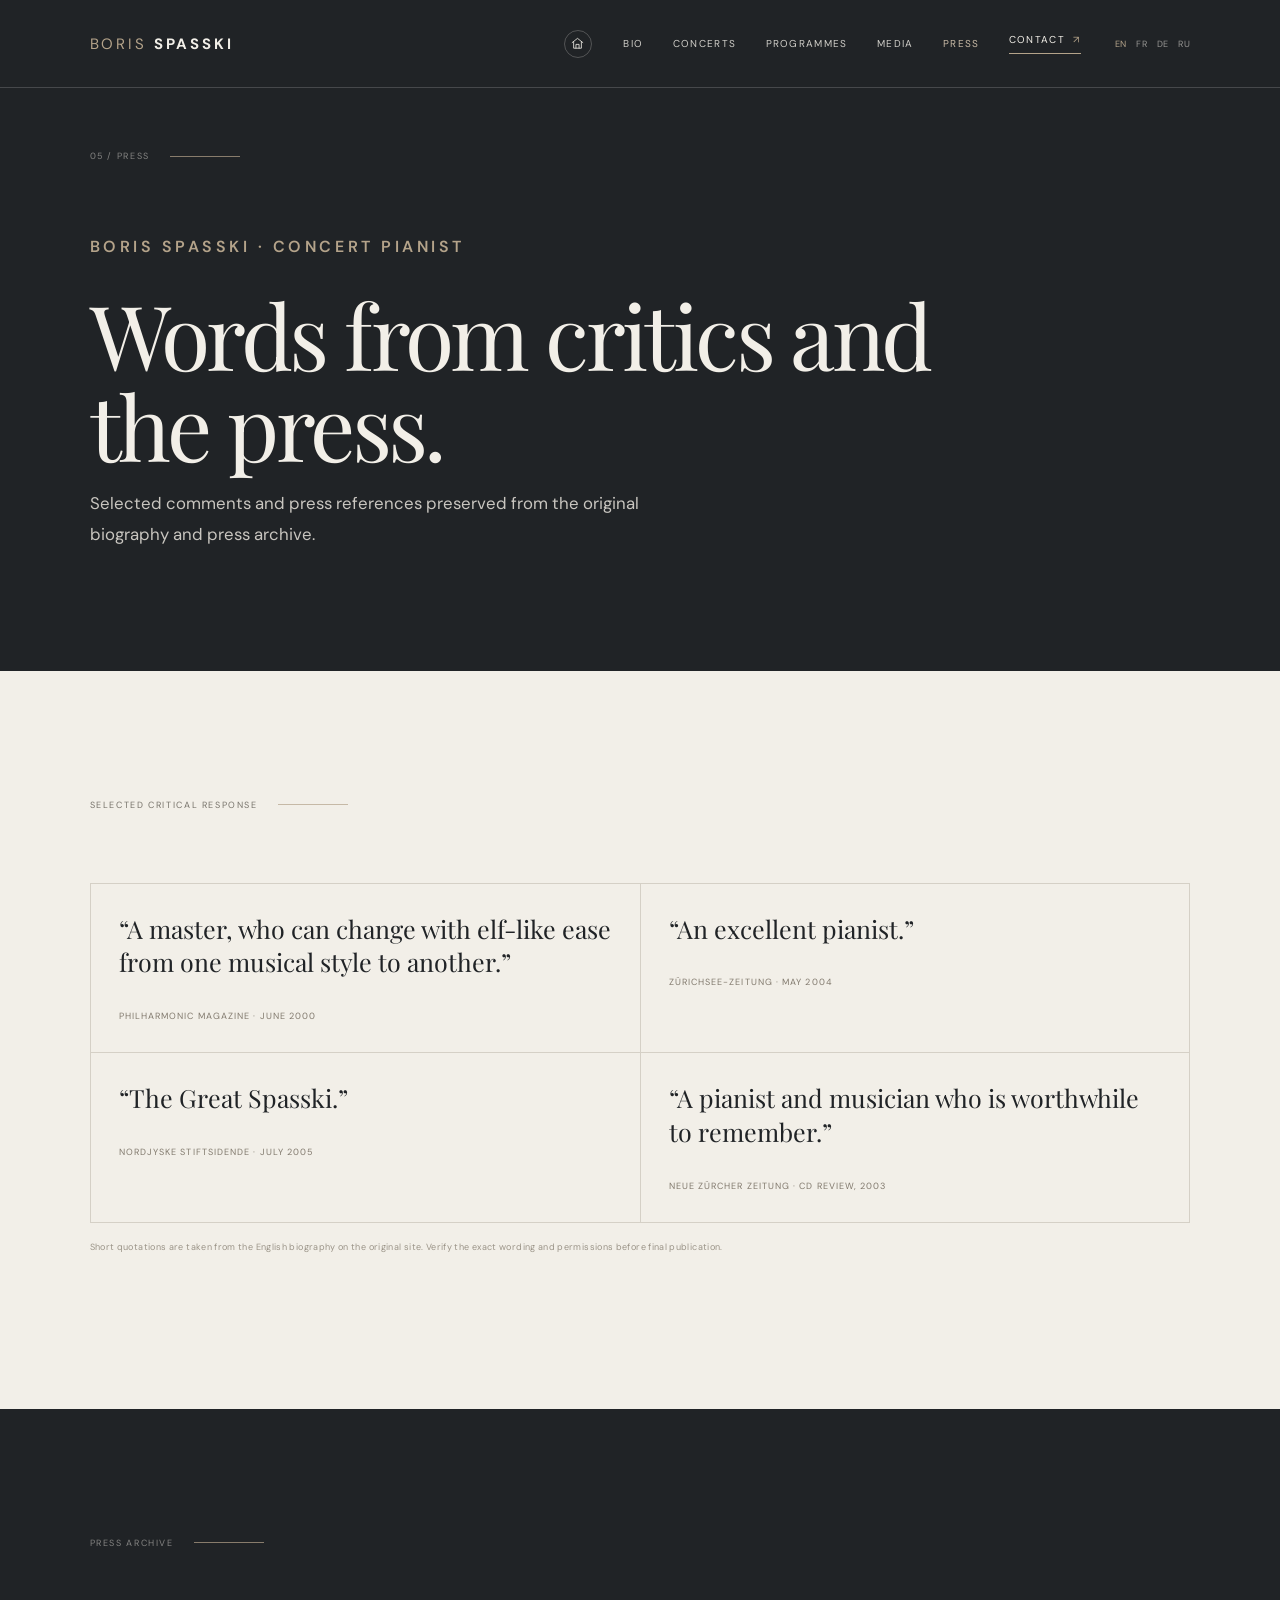
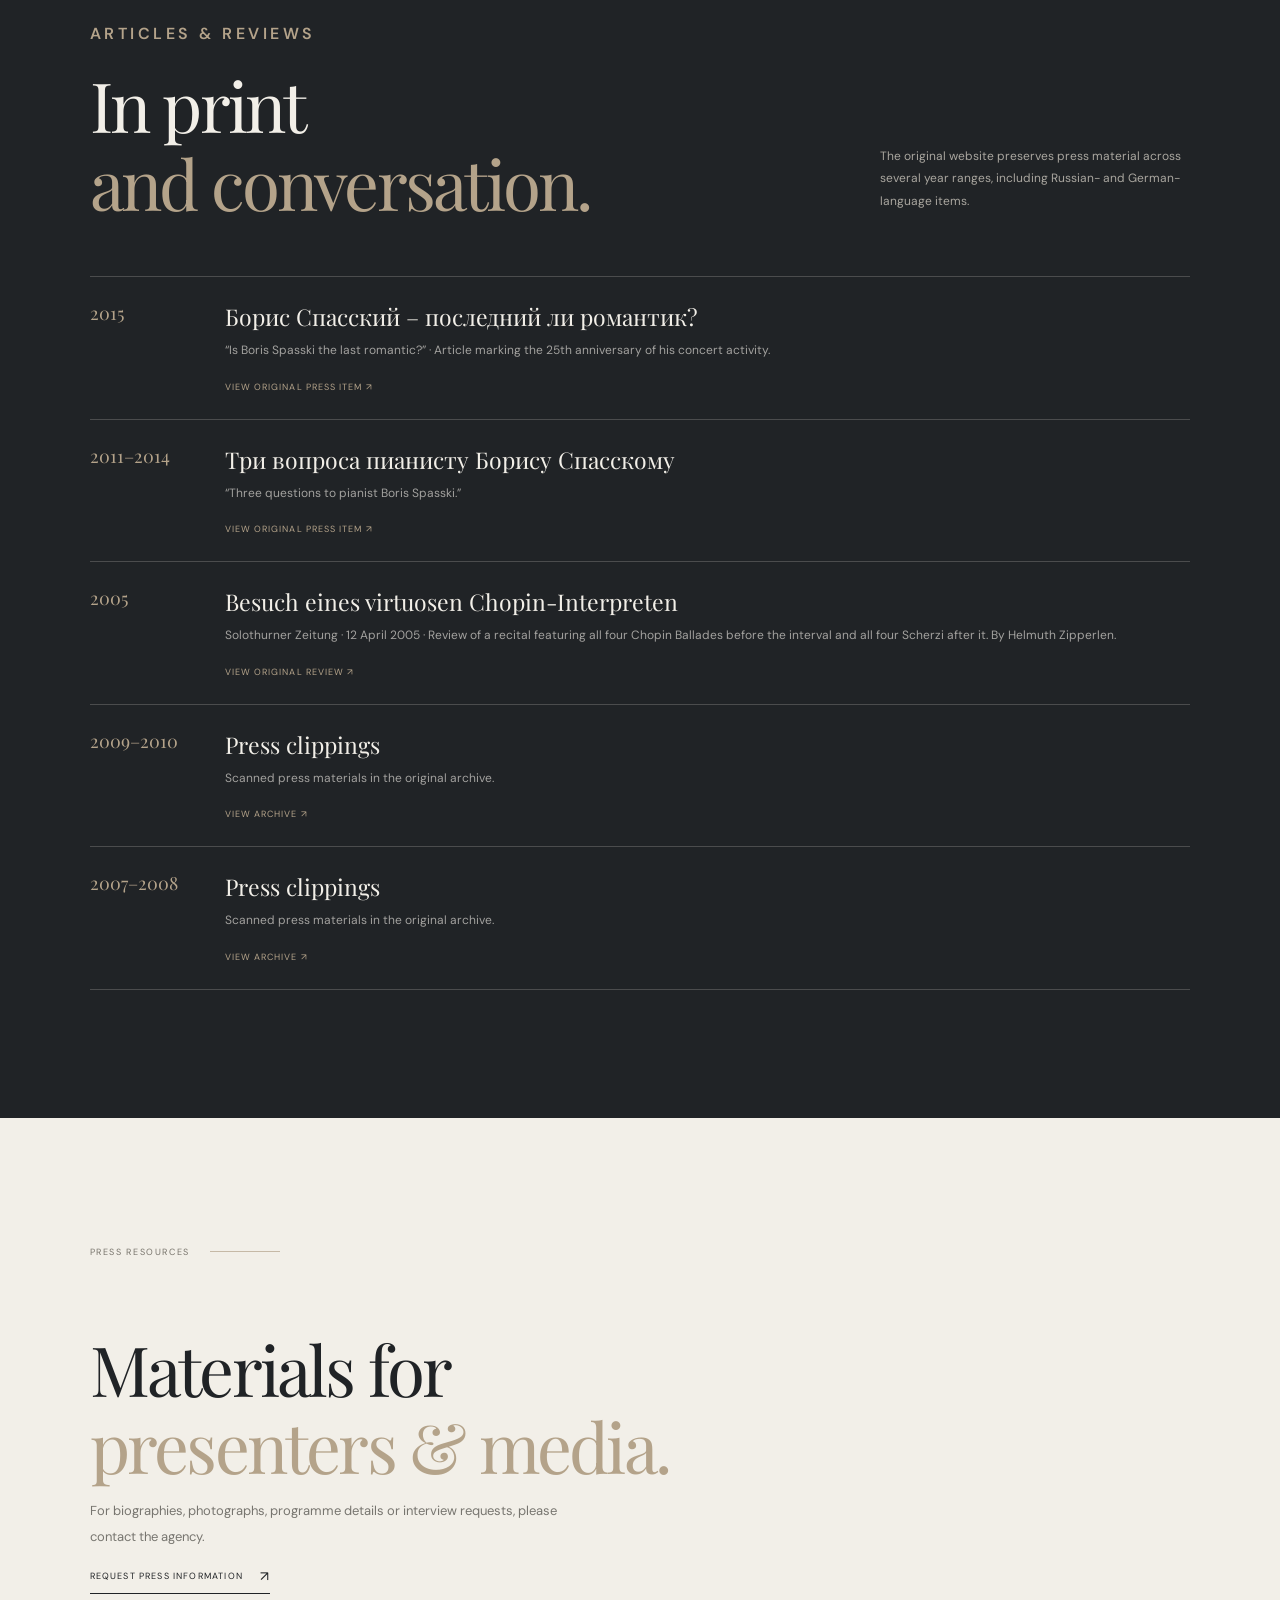
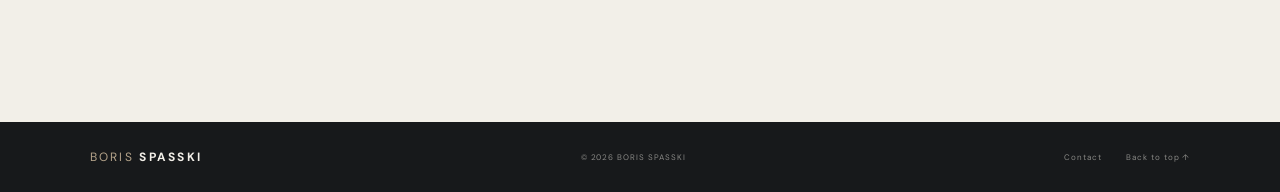
<file: spasski-demo/press.html>
<!doctype html>
<html lang="en">
<head>
  <meta charset="utf-8">
  <meta name="viewport" content="width=device-width, initial-scale=1">
  <meta name="description" content="Selected reviews, press quotations and archive links for pianist Boris Spasski.">
  <meta name="theme-color" content="#17191b">
  <title>Press — Boris Spasski</title>
  <link rel="preconnect" href="https://fonts.googleapis.com">
  <link rel="preconnect" href="https://fonts.gstatic.com" crossorigin>
  <link href="https://fonts.googleapis.com/css2?family=DM+Sans:wght@400;500;600;700&family=Playfair+Display:ital,wght@0,400;0,500;0,600;1,400;1,500&display=swap" rel="stylesheet">
  <link rel="stylesheet" href="css/style.css">
  <link rel="icon" type="image/png" href="img/favicon.png">
</head>
<body>
<a class="skip-link" href="#main">Skip to content</a>
<header class="site-header" id="top">
      <a class="wordmark" href="index.html" aria-label="Boris Spasski, home">
        <span>BORIS</span> SPASSKI
      </a>
      <nav class="desktop-nav" aria-label="Main navigation">
        <a class="nav-home" href="index.html" aria-label="Home" title="Home">
          <svg viewBox="0 0 24 24" aria-hidden="true" focusable="false">
            <path d="M3.5 10.5 12 3.8l8.5 6.7"></path>
            <path d="M5.8 9.3v10.2h12.4V9.3"></path>
            <path d="M9.5 19.5v-6.1h5v6.1"></path>
          </svg>
        </a>
        <a href="artist.html">Bio</a><a href="concerts.html">Concerts</a
        ><a href="programmes.html">Programmes</a><a href="media.html">Media</a
        ><a href="press.html" aria-current="page">Press</a
        ><a class="nav-contact" href="contact.html"
          >Contact <span aria-hidden="true">↗</span></a
        >
      </nav>
      <div class="header-tools">
        <div class="language-switch" aria-label="Language selection">
          <button
            class="language-button is-active"
            type="button"
            data-lang="EN"
            aria-pressed="true"
          >
            EN</button
          ><button
            class="language-button"
            type="button"
            data-lang="FR"
            aria-pressed="false"
          >
            FR</button
          ><button
            class="language-button"
            type="button"
            data-lang="DE"
            aria-pressed="false"
          >
            DE</button
          ><button
            class="language-button"
            type="button"
            data-lang="RU"
            aria-pressed="false"
          >
            RU
          </button>
        </div>
        <button
          class="menu-toggle"
          type="button"
          aria-label="Open navigation"
          aria-expanded="false"
          aria-controls="mobile-nav"
        >
          <span></span><span></span>
        </button>
      </div>
    </header>
<nav
      class="mobile-nav"
      id="mobile-nav"
      aria-label="Mobile navigation"
      hidden
    >
      <a href="index.html" class="mobile-home-link">Home</a>
      <a href="artist.html">Bio</a><a href="concerts.html">Concerts</a
      ><a href="programmes.html">Programmes</a><a href="media.html">Media</a
      ><a href="press.html" aria-current="page">Press</a><a href="contact.html">Contact</a>
      <div class="mobile-languages">
        EN <span>·</span> FR <span>·</span> DE <span>·</span> RU
      </div>
    </nav>
<main id="main">
<section class="page-intro section-dark section-pad">
  <div class="section-kicker section-kicker-dark"><span>05 / PRESS</span><span class="kicker-line"></span></div>
  <p class="eyebrow">BORIS SPASSKI · CONCERT PIANIST</p>
  <h1>Words from critics and the press.</h1>
  <p class="page-intro-copy">Selected comments and press references preserved from the original biography and press archive.</p>
</section>
<section class="section-light section-pad">
  <div class="section-kicker"><span>SELECTED CRITICAL RESPONSE</span><span class="kicker-line"></span></div>
  <div class="press-quote-grid">
    <blockquote><p>“A master, who can change with elf-like ease from one musical style to another.”</p><cite>Philharmonic magazine · June 2000</cite></blockquote>
    <blockquote><p>“An excellent pianist.”</p><cite>Zürichsee-Zeitung · May 2004</cite></blockquote>
    <blockquote><p>“The Great Spasski.”</p><cite>Nordjyske Stiftsidende · July 2005</cite></blockquote>
    <blockquote><p>“A pianist and musician who is worthwhile to remember.”</p><cite>Neue Zürcher Zeitung · CD review, 2003</cite></blockquote>
  </div>
  <p class="demo-note">Short quotations are taken from the English biography on the original site. Verify the exact wording and permissions before final publication.</p>
</section>
<section class="section-dark section-pad">
  <div class="section-kicker section-kicker-dark"><span>PRESS ARCHIVE</span><span class="kicker-line"></span></div>
  <div class="performance-heading"><div><p class="eyebrow">ARTICLES & REVIEWS</p><h2>In print<br><em>and conversation.</em></h2></div><p class="section-aside">The original website preserves press material across several year ranges, including Russian- and German-language items.</p></div>
  <div class="press-archive-list">
    <article><span>2015</span><div><h3>Борис Спасский – последний ли романтик?</h3><p>“Is Boris Spasski the last romantic?” · Article marking the 25th anniversary of his concert activity.</p><a href="https://spasski.com/press-2015/?lang=en" target="_blank" rel="noopener">View original press item ↗</a></div></article>
    <article><span>2011–2014</span><div><h3>Три вопроса пианисту Борису Спасскому</h3><p>“Three questions to pianist Boris Spasski.”</p><a href="https://spasski.com/presse/?lang=en" target="_blank" rel="noopener">View original press item ↗</a></div></article>
    <article><span>2005</span><div><h3>Besuch eines virtuosen Chopin-Interpreten</h3><p>Solothurner Zeitung · 12 April 2005 · Review of a recital featuring all four Chopin Ballades before the interval and all four Scherzi after it. By Helmuth Zipperlen.</p><a href="https://spasski.com/presse/presse-2005-2006/?lang=en" target="_blank" rel="noopener">View original review ↗</a></div></article>
    <article><span>2009–2010</span><div><h3>Press clippings</h3><p>Scanned press materials in the original archive.</p><a href="https://spasski.com/presse/presse-2009-2010/?lang=en" target="_blank" rel="noopener">View archive ↗</a></div></article>
    <article><span>2007–2008</span><div><h3>Press clippings</h3><p>Scanned press materials in the original archive.</p><a href="https://spasski.com/presse/presse-2007-2008/?lang=en" target="_blank" rel="noopener">View archive ↗</a></div></article>
  </div>
</section>
<section class="section-light section-pad">
  <div class="section-kicker"><span>PRESS RESOURCES</span><span class="kicker-line"></span></div>
  <h2>Materials for<br><em>presenters & media.</em></h2>
  <p class="body-copy">For biographies, photographs, programme details or interview requests, please contact the agency.</p>
  <a class="text-link dark-link" href="contact.html">Request press information <span>↗</span></a>
</section>
</main>
<footer class="site-footer">
  <a class="wordmark footer-wordmark" href="index.html"><span>BORIS</span> SPASSKI</a>
  <span>© 2026 BORIS SPASSKI</span>
  <div><a href="contact.html">Contact</a><a href="#top">Back to top ↑</a></div>
</footer>
<div class="toast" role="status" aria-live="polite"></div>
<script src="js/main.js"></script>
</body>
</html>
</file>
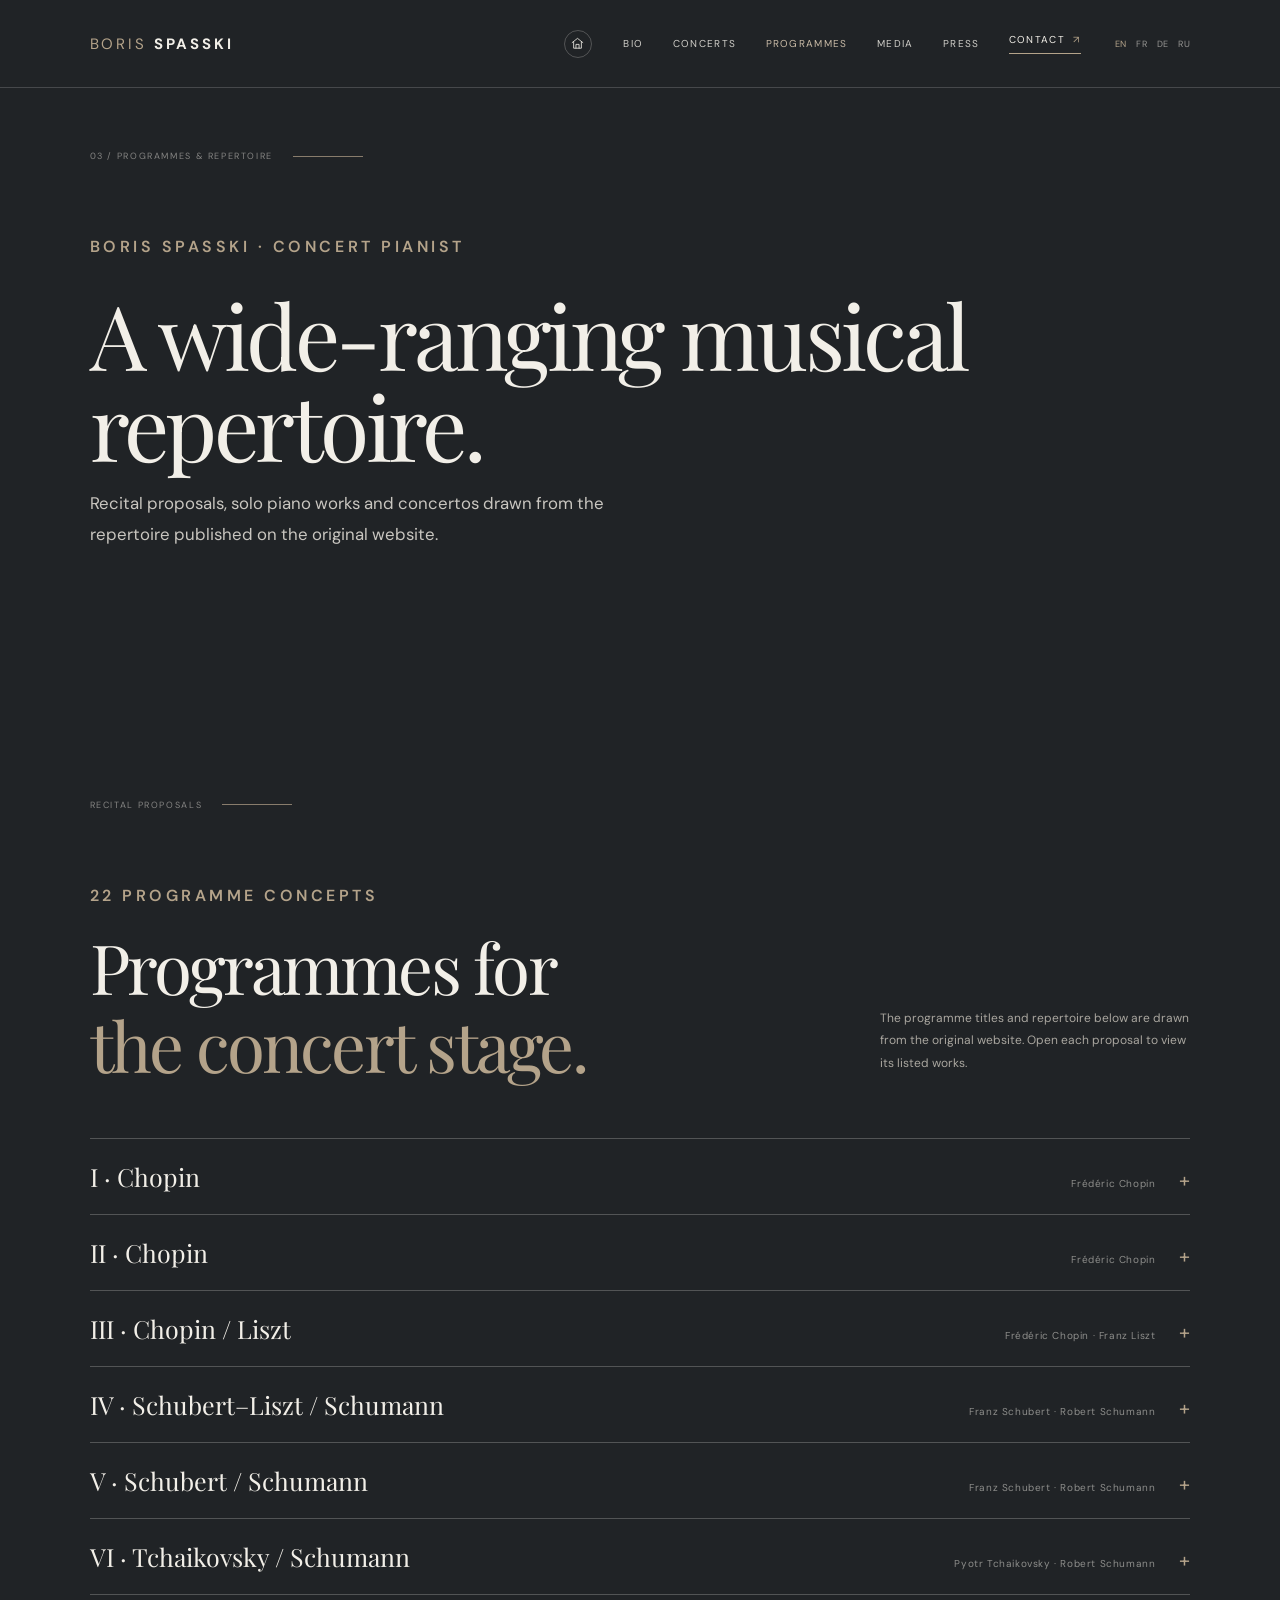
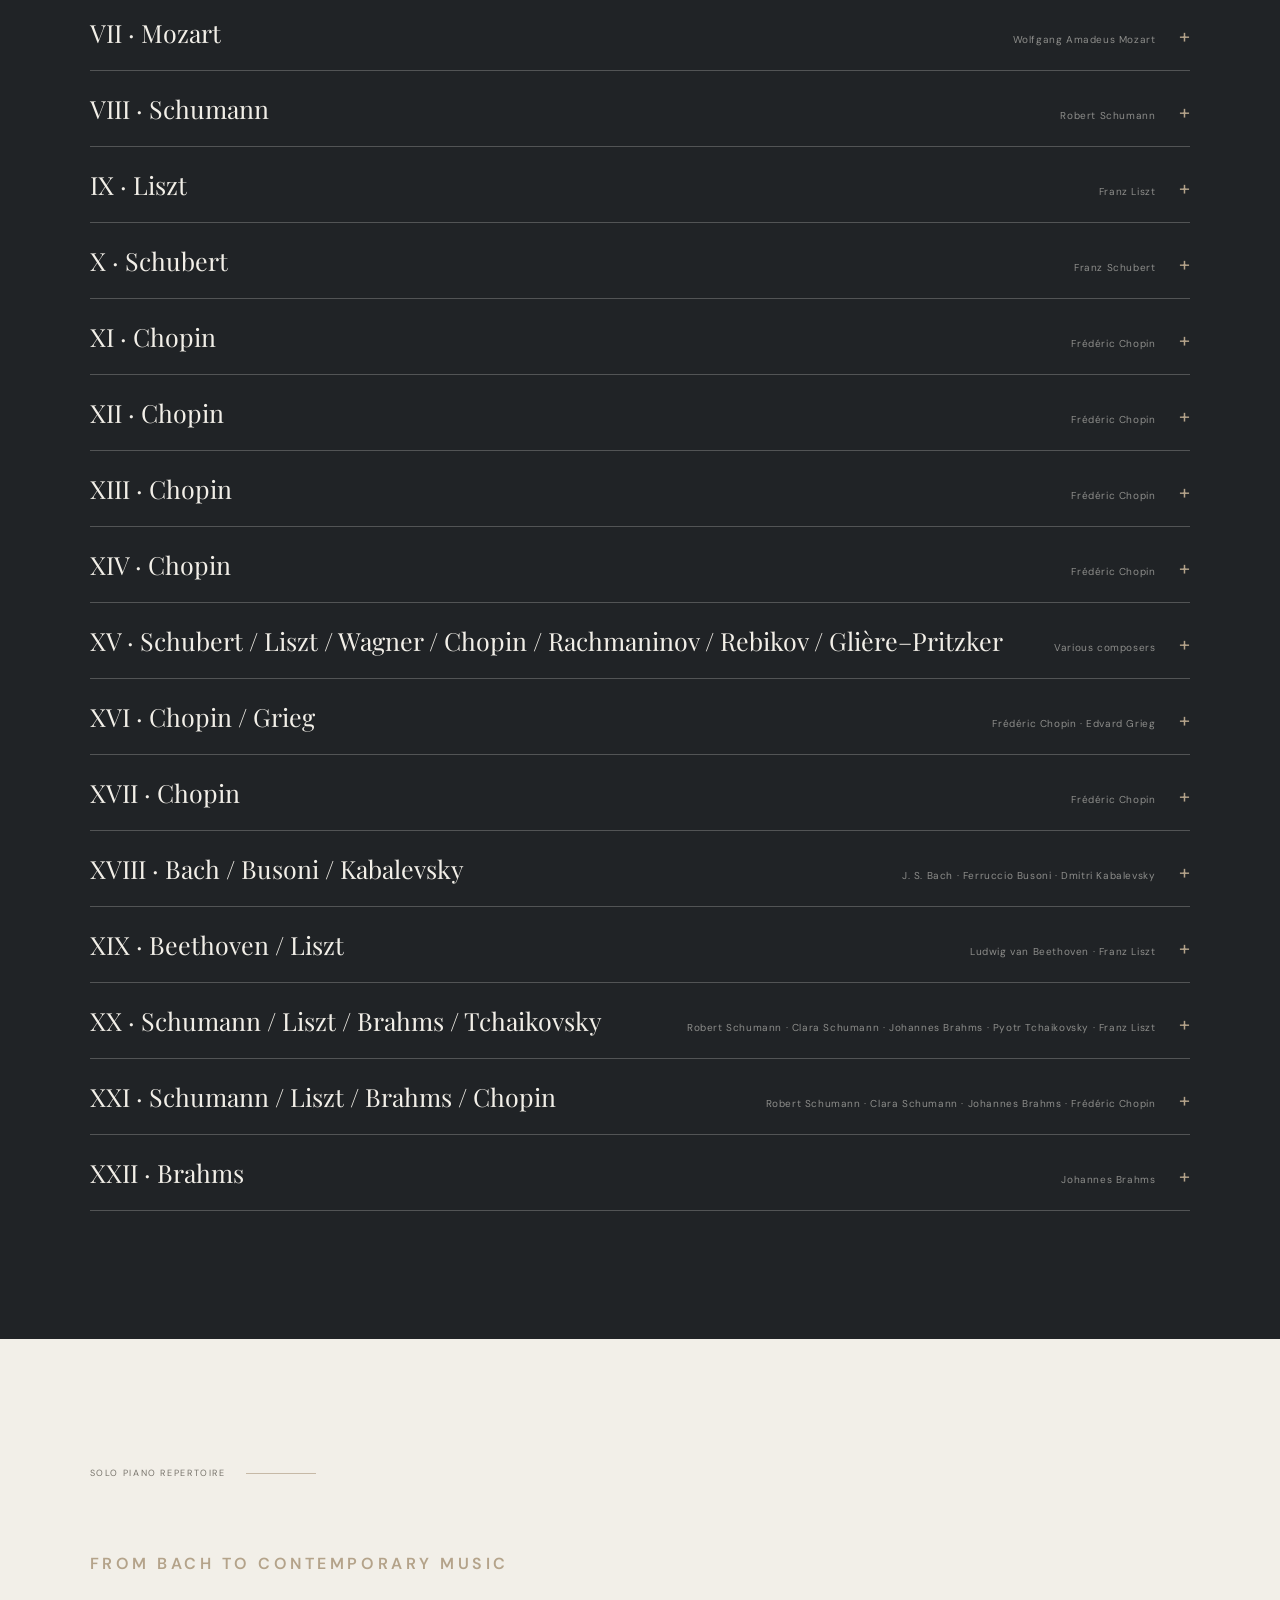
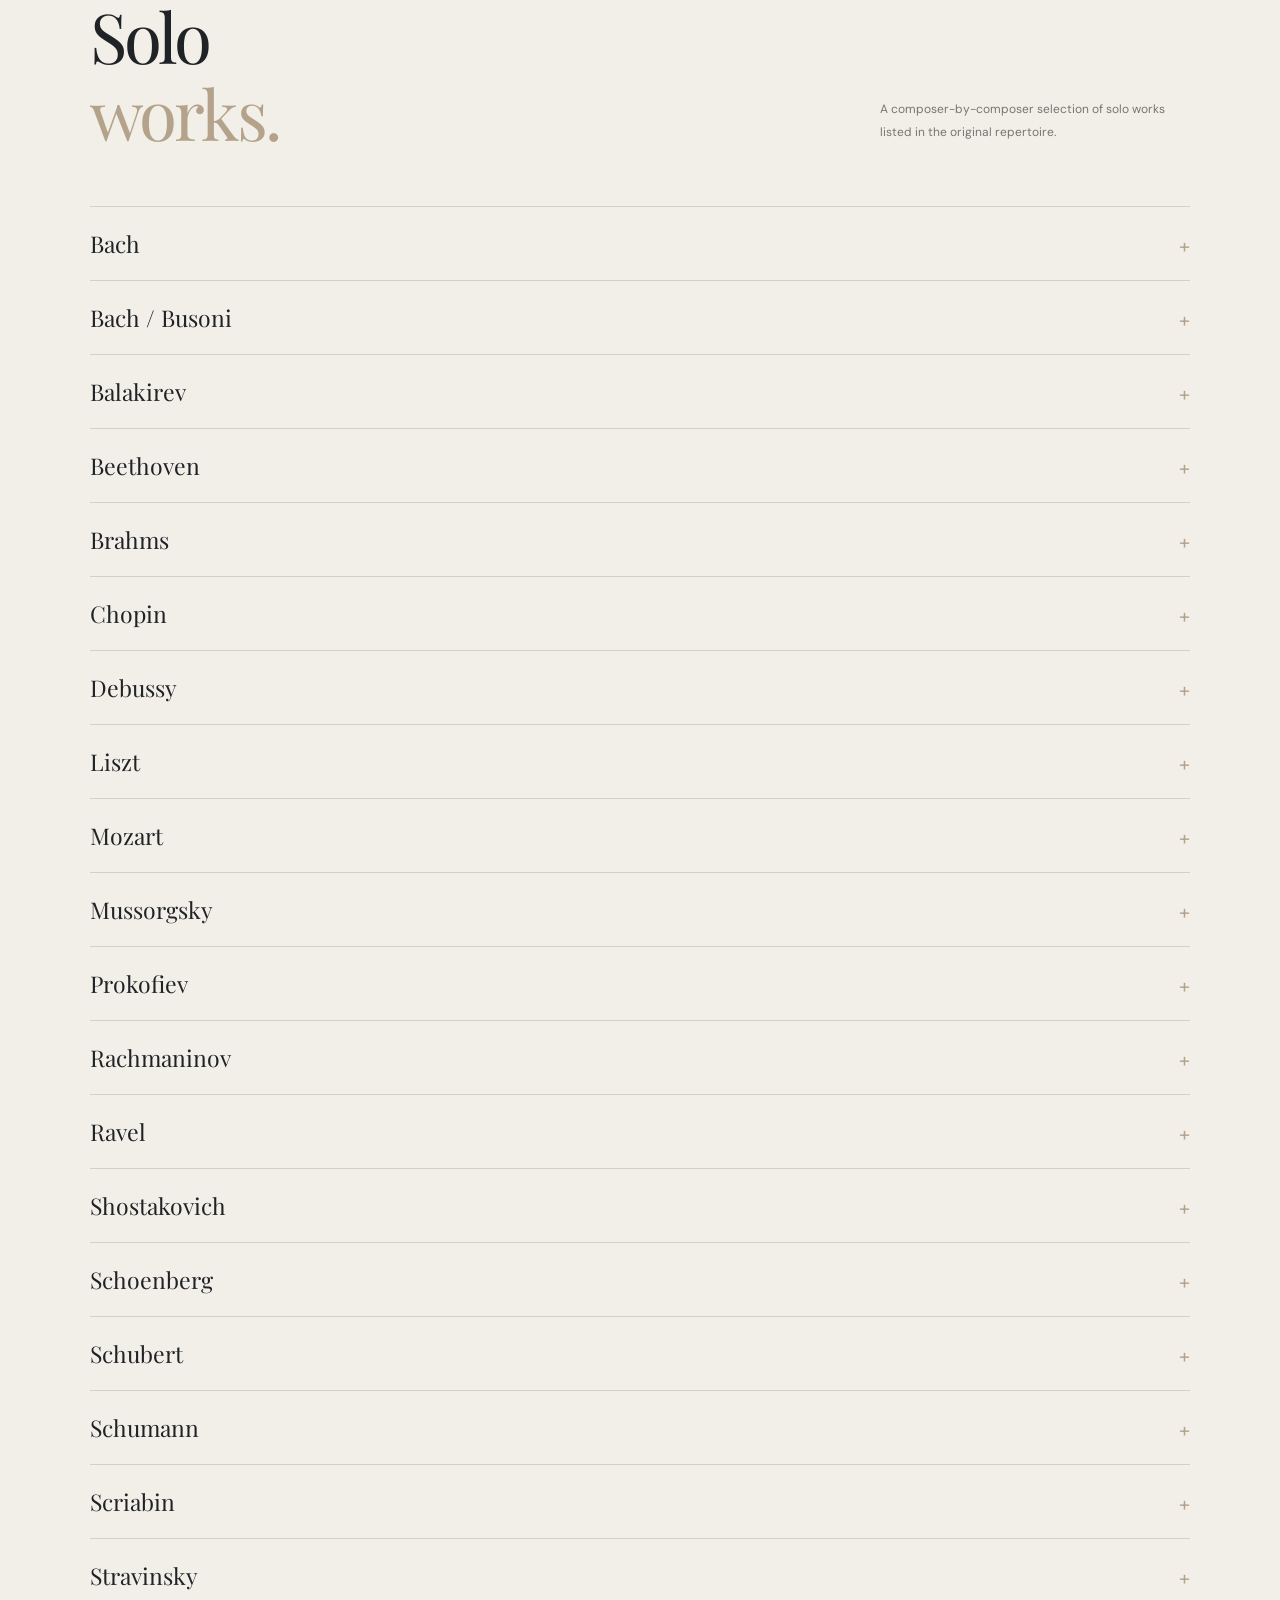
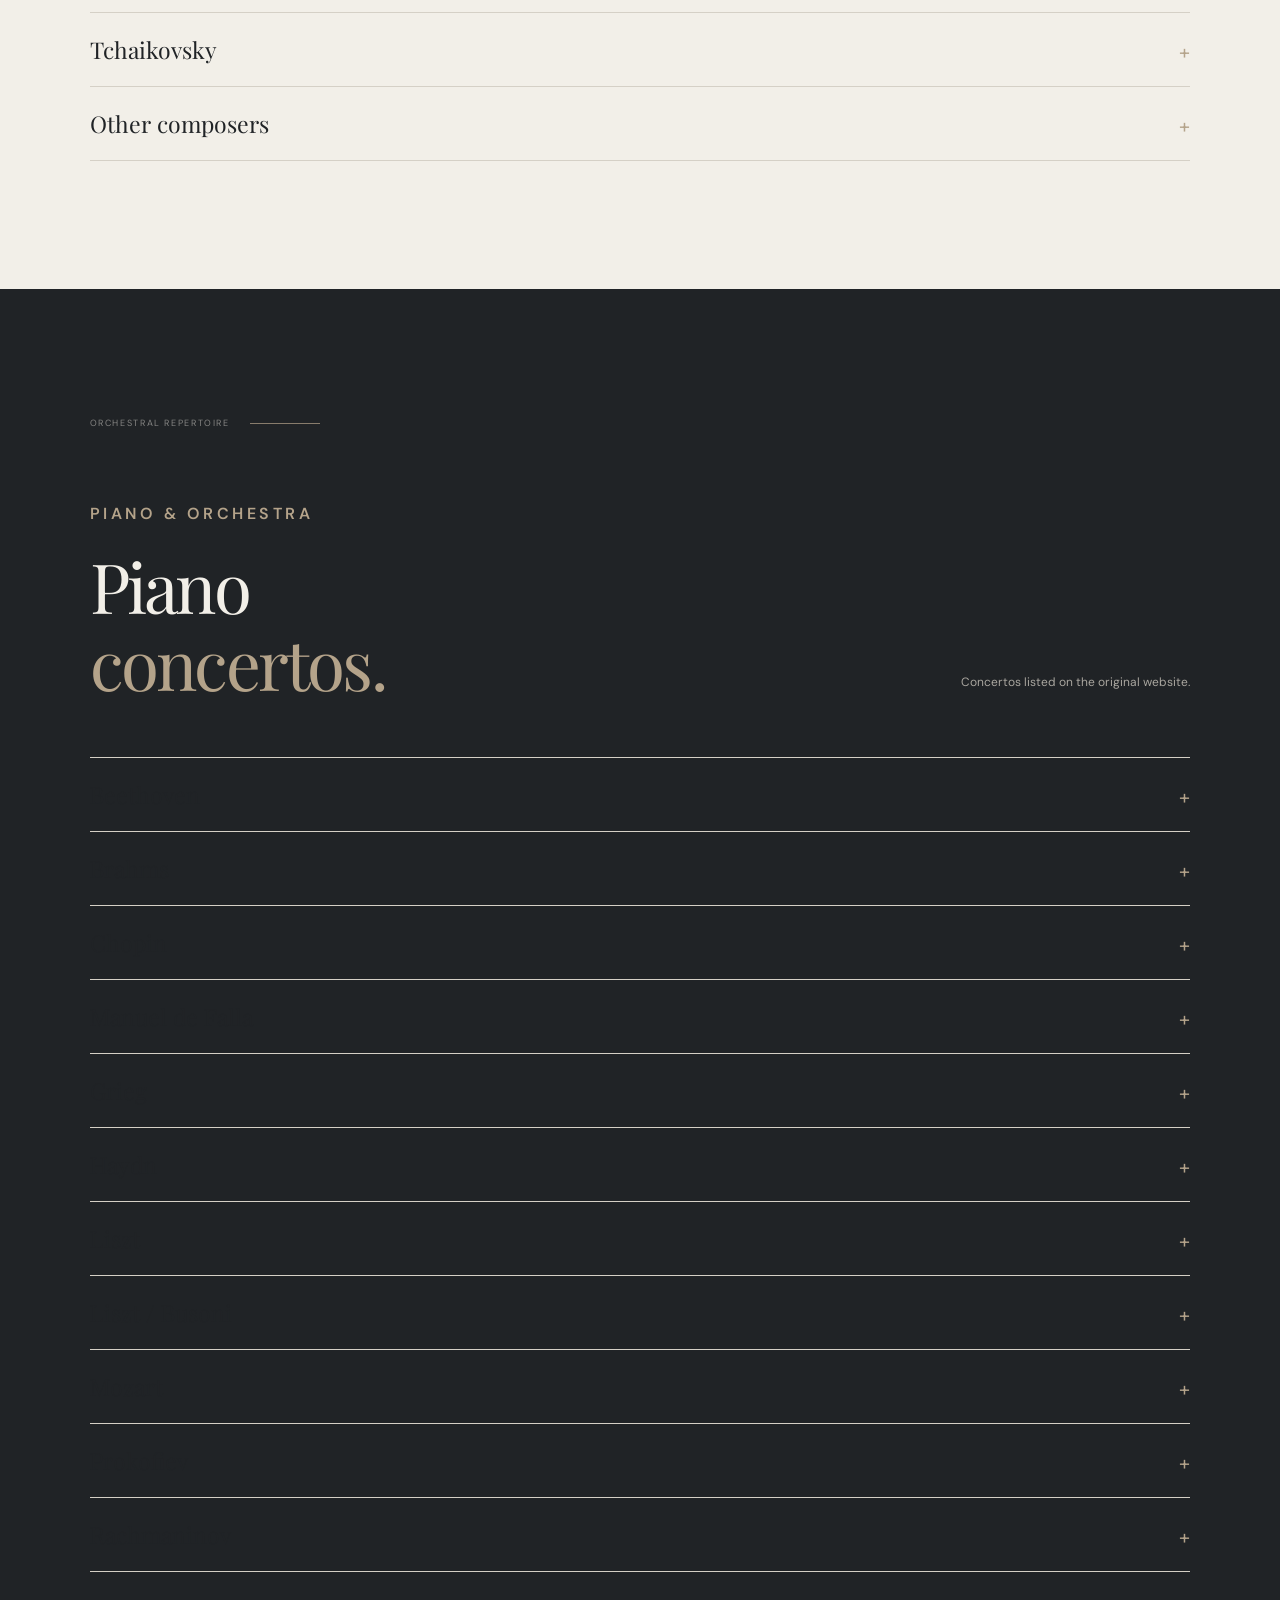
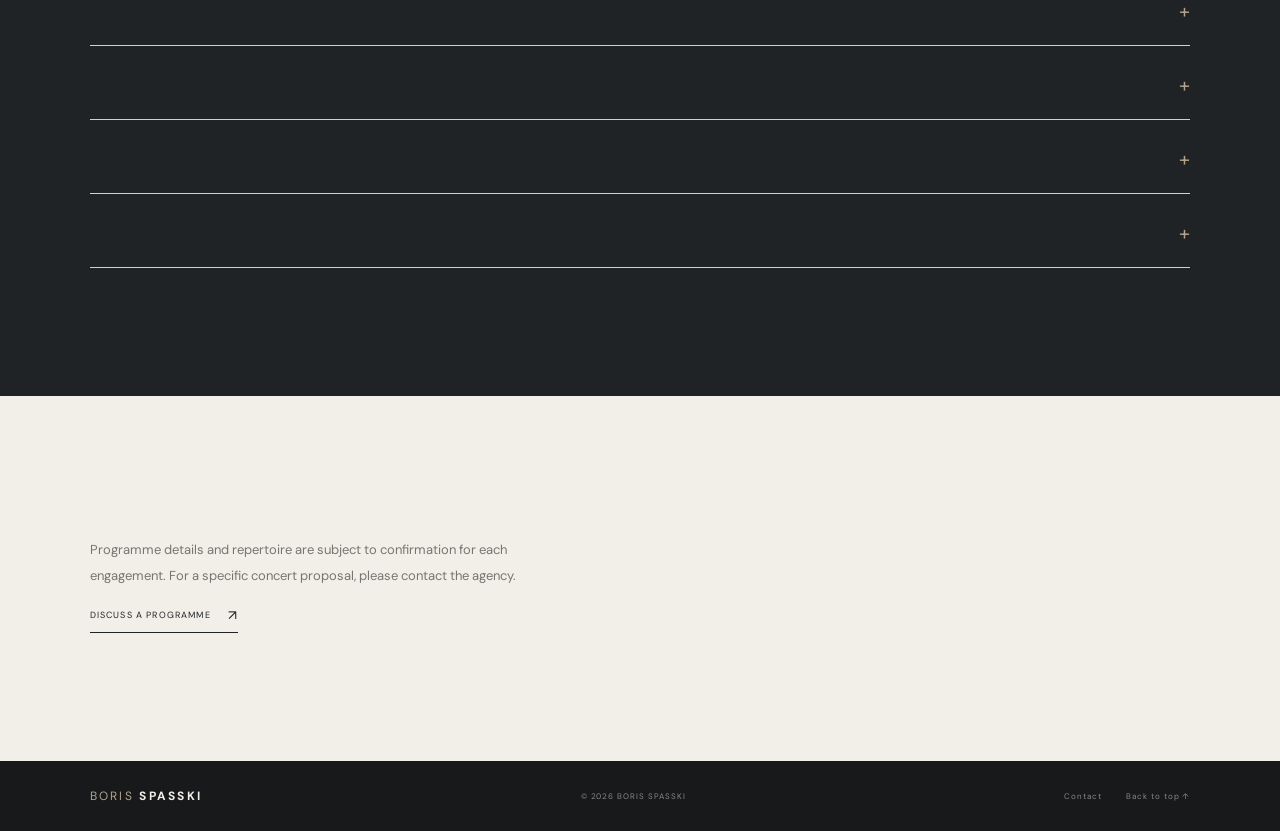
<file: spasski-demo/programmes.html>
<!doctype html>
<html lang="en">
<head>
  <meta charset="utf-8">
  <meta name="viewport" content="width=device-width, initial-scale=1">
  <meta name="description" content="Recital programme proposals, solo piano works and piano concertos in the repertoire of Boris Spasski.">
  <meta name="theme-color" content="#17191b">
  <title>Programmes &amp; Repertoire — Boris Spasski</title>
  <link rel="preconnect" href="https://fonts.googleapis.com">
  <link rel="preconnect" href="https://fonts.gstatic.com" crossorigin>
  <link href="https://fonts.googleapis.com/css2?family=DM+Sans:wght@400;500;600;700&family=Playfair+Display:ital,wght@0,400;0,500;0,600;1,400;1,500&display=swap" rel="stylesheet">
  <link rel="stylesheet" href="css/style.css">
  <link rel="icon" type="image/png" href="img/favicon.png">
</head>
<body>
<a class="skip-link" href="#main">Skip to content</a>
<header class="site-header" id="top">
      <a class="wordmark" href="index.html" aria-label="Boris Spasski, home">
        <span>BORIS</span> SPASSKI
      </a>
      <nav class="desktop-nav" aria-label="Main navigation">
        <a class="nav-home" href="index.html" aria-label="Home" title="Home">
          <svg viewBox="0 0 24 24" aria-hidden="true" focusable="false">
            <path d="M3.5 10.5 12 3.8l8.5 6.7"></path>
            <path d="M5.8 9.3v10.2h12.4V9.3"></path>
            <path d="M9.5 19.5v-6.1h5v6.1"></path>
          </svg>
        </a>
        <a href="artist.html">Bio</a><a href="concerts.html">Concerts</a
        ><a href="programmes.html" aria-current="page">Programmes</a><a href="media.html">Media</a
        ><a href="press.html">Press</a
        ><a class="nav-contact" href="contact.html"
          >Contact <span aria-hidden="true">↗</span></a
        >
      </nav>
      <div class="header-tools">
        <div class="language-switch" aria-label="Language selection">
          <button
            class="language-button is-active"
            type="button"
            data-lang="EN"
            aria-pressed="true"
          >
            EN</button
          ><button
            class="language-button"
            type="button"
            data-lang="FR"
            aria-pressed="false"
          >
            FR</button
          ><button
            class="language-button"
            type="button"
            data-lang="DE"
            aria-pressed="false"
          >
            DE</button
          ><button
            class="language-button"
            type="button"
            data-lang="RU"
            aria-pressed="false"
          >
            RU
          </button>
        </div>
        <button
          class="menu-toggle"
          type="button"
          aria-label="Open navigation"
          aria-expanded="false"
          aria-controls="mobile-nav"
        >
          <span></span><span></span>
        </button>
      </div>
    </header>
<nav
      class="mobile-nav"
      id="mobile-nav"
      aria-label="Mobile navigation"
      hidden
    >
      <a href="index.html" class="mobile-home-link">Home</a>
      <a href="artist.html">Bio</a><a href="concerts.html">Concerts</a
      ><a href="programmes.html" aria-current="page">Programmes</a><a href="media.html">Media</a
      ><a href="press.html">Press</a><a href="contact.html">Contact</a>
      <div class="mobile-languages">
        EN <span>·</span> FR <span>·</span> DE <span>·</span> RU
      </div>
    </nav>
<main id="main">
<section class="page-intro section-dark section-pad">
  <div class="section-kicker section-kicker-dark"><span>03 / PROGRAMMES & REPERTOIRE</span><span class="kicker-line"></span></div>
  <p class="eyebrow">BORIS SPASSKI · CONCERT PIANIST</p>
  <h1>A wide-ranging musical repertoire.</h1>
  <p class="page-intro-copy">Recital proposals, solo piano works and concertos drawn from the repertoire published on the original website.</p>
</section>
<section class="section-dark section-pad">
  <div class="section-kicker section-kicker-dark"><span>RECITAL PROPOSALS</span><span class="kicker-line"></span></div>
  <div class="split-heading"><div><p class="eyebrow">22 PROGRAMME CONCEPTS</p><h2>Programmes for<br><em>the concert stage.</em></h2></div><p class="section-aside">The programme titles and repertoire below are drawn from the original website. Open each proposal to view its listed works.</p></div>
  <div class="programme-accordion"><details class="programme-detail"><summary><span>I · Chopin</span><small>Frédéric Chopin</small></summary><ul><li>Ballade No. 1 in G minor, Op. 23</li><li>Ballade No. 2 in F major, Op. 38</li><li>Ballade No. 3 in A-flat major, Op. 47</li><li>Ballade No. 4 in F minor, Op. 52</li><li>Scherzo No. 1 in B minor, Op. 20</li><li>Scherzo No. 2 in B-flat minor, Op. 31</li><li>Scherzo No. 3 in C-sharp minor, Op. 39</li><li>Scherzo No. 4 in E major, Op. 54</li></ul></details><details class="programme-detail"><summary><span>II · Chopin</span><small>Frédéric Chopin</small></summary><ul><li>24 Préludes, Op. 28</li><li>12 Études, Op. 25</li></ul></details><details class="programme-detail"><summary><span>III · Chopin / Liszt</span><small>Frédéric Chopin · Franz Liszt</small></summary><ul><li>Chopin: Scherzi Nos. 1–4</li><li>Liszt: Études d’exécution transcendante — Eroica, Wilde Jagd, Ricordanza, f-moll, Harmonies du soir, Chasse-neige</li></ul></details><details class="programme-detail"><summary><span>IV · Schubert–Liszt / Schumann</span><small>Franz Schubert · Robert Schumann</small></summary><ul><li>Schubert songs in transcriptions by Franz Liszt: Du bist die Ruh; Ständchen von Shakespeare; Auf dem Wasser zu singen; Der Doppelgänger; Ständchen; Gretchen am Spinnrade; Der Leiermann; Erlkönig</li><li>Schumann: Fantasiestücke, Op. 12</li></ul></details><details class="programme-detail"><summary><span>V · Schubert / Schumann</span><small>Franz Schubert · Robert Schumann</small></summary><ul><li>Schubert: Impromptu in E-flat major, D. 899/2; Impromptu in G-flat major, D. 899/3; Wanderer-Fantasie, D. 760 (Liszt’s solo-piano version)</li><li>Schumann: Arabeske, Op. 18; Symphonic Études, Op. 13</li></ul></details><details class="programme-detail"><summary><span>VI · Tchaikovsky / Schumann</span><small>Pyotr Tchaikovsky · Robert Schumann</small></summary><ul><li>Tchaikovsky: The Seasons, Op. 37a (12 character pieces)</li><li>Schumann: Fantasiestücke, Op. 12</li></ul></details><details class="programme-detail"><summary><span>VII · Mozart</span><small>Wolfgang Amadeus Mozart</small></summary><ul><li>Sonata in B-flat major, K. 333</li><li>Fantasy in D minor, K. 397</li><li>Fantasy in C minor, K. 475</li><li>Sonata in C minor, K. 457</li></ul></details><details class="programme-detail"><summary><span>VIII · Schumann</span><small>Robert Schumann</small></summary><ul><li>Fantasiestücke, Op. 12</li><li>Arabeske in C major, Op. 18</li><li>Symphonic Études, Op. 13</li></ul></details><details class="programme-detail"><summary><span>IX · Liszt</span><small>Franz Liszt</small></summary><ul><li>12 Études d’exécution transcendante</li></ul></details><details class="programme-detail"><summary><span>X · Schubert</span><small>Franz Schubert</small></summary><ul><li>Sonata in A major, D. 959</li><li>Sonata in C minor, D. 958</li></ul></details><details class="programme-detail"><summary><span>XI · Chopin</span><small>Frédéric Chopin</small></summary><ul><li>Scherzi Nos. 1–4</li><li>Selected Nocturnes: Op. 9 Nos. 1–2; Op. 27 Nos. 1–2; Op. 37 Nos. 1–2; Op. 48 Nos. 1–2; C-sharp minor posthumous Nocturne</li></ul></details><details class="programme-detail"><summary><span>XII · Chopin</span><small>Frédéric Chopin</small></summary><ul><li>Ballades Nos. 1–4</li><li>Selected Nocturnes: Op. 9 Nos. 1–2; Op. 27 Nos. 1–2; Op. 37 Nos. 1–2; Op. 48 Nos. 1–2; C-sharp minor posthumous Nocturne</li></ul></details><details class="programme-detail"><summary><span>XIII · Chopin</span><small>Frédéric Chopin</small></summary><ul><li>Selected Nocturnes</li><li>Fantasie in F minor, Op. 49; Berceuse in D-flat major, Op. 57; Barcarolle in F-sharp major, Op. 60</li><li>Selected Mazurkas and Polonaises, including Polonaise in A-flat major, Op. 53</li></ul></details><details class="programme-detail"><summary><span>XIV · Chopin</span><small>Frédéric Chopin</small></summary><ul><li>12 Études, Op. 10</li><li>12 Études, Op. 25</li></ul></details><details class="programme-detail"><summary><span>XV · Schubert / Liszt / Wagner / Chopin / Rachmaninov / Rebikov / Glière–Pritzker</span><small>Various composers</small></summary><ul><li>Schubert: Impromptu in E-flat major, Op. 90 No. 2</li><li>Liszt: Scherzo in G minor, S. 153; Consolation in D-flat major, S. 172; R. W. – Venezia, S. 201</li><li>Wagner: Schmachtend, A-flat major, WWV 93</li><li>Chopin: Fantasie, Berceuse and Barcarolle</li><li>Rachmaninov: Études-tableaux, Op. 31 No. 1 and Op. 39 No. 2</li><li>Rebikov: Feuilles d’automne and Valse from Tannenbaum</li><li>Glière / Pritzker: Valse from The Bronze Horseman</li></ul></details><details class="programme-detail"><summary><span>XVI · Chopin / Grieg</span><small>Frédéric Chopin · Edvard Grieg</small></summary><ul><li>Chopin: selected Scherzi, Ballades and Études</li><li>Grieg: Resignation, Op. 73 No. 1; Étude “Hommage à Chopin”, Op. 73 No. 5; Intermezzo “Borghild’s Dream”, Op. 56; Homage March, Op. 22</li></ul></details><details class="programme-detail"><summary><span>XVII · Chopin</span><small>Frédéric Chopin</small></summary><ul><li>Selected Polonaises, Waltzes and Nocturnes</li><li>Polonaise in A major, Op. 40 No. 1; Polonaise in A-flat major, Op. 53</li></ul></details><details class="programme-detail"><summary><span>XVIII · Bach / Busoni / Kabalevsky</span><small>J. S. Bach · Ferruccio Busoni · Dmitri Kabalevsky</small></summary><ul><li>Eight Little Preludes and Fugues, BWV 553–560 (Bach / Kabalevsky)</li><li>Prelude and Fugue in C minor, BWV 549</li><li>Busoni transcriptions: Ten Organ Chorale Preludes</li><li>Toccata and Fugue in D minor, BWV 565</li></ul></details><details class="programme-detail"><summary><span>XIX · Beethoven / Liszt</span><small>Ludwig van Beethoven · Franz Liszt</small></summary><ul><li>Beethoven: Für Elise, WoO 59; Grande Sonate Pathétique, Op. 13; Sonata quasi una Fantasia, Op. 27 No. 2</li><li>Liszt: Sancta Dorothea, In Festo Transfigurationis, Recueillement, Ave Maria, Stabat Mater; Après une Lecture du Dante</li></ul></details><details class="programme-detail"><summary><span>XX · Schumann / Liszt / Brahms / Tchaikovsky</span><small>Robert Schumann · Clara Schumann · Johannes Brahms · Pyotr Tchaikovsky · Franz Liszt</small></summary><ul><li>Schumann / Liszt: Widmung; Clara Schumann / Liszt: Geheimes Flüstern</li><li>Brahms: Fantasies, Op. 116</li><li>Tchaikovsky: selections from The Seasons, Op. 37bis and Natha Valse, Op. 51 No. 4</li><li>Liszt: Valse oubliée No. 1; Mephisto Waltz No. 1</li></ul></details><details class="programme-detail"><summary><span>XXI · Schumann / Liszt / Brahms / Chopin</span><small>Robert Schumann · Clara Schumann · Johannes Brahms · Frédéric Chopin</small></summary><ul><li>Schumann / Liszt: Widmung and Nur wer die Sehnsucht kennt; Clara Schumann / Liszt: Geheimes Flüstern</li><li>Brahms: Fantasies, Op. 116</li><li>Chopin: Scherzi Nos. 1–4</li></ul></details><details class="programme-detail"><summary><span>XXII · Brahms</span><small>Johannes Brahms</small></summary><ul><li>Rhapsodies, Op. 79 Nos. 1–2</li><li>Three Intermezzi, Op. 117</li><li>Four Piano Pieces, Op. 119</li><li>Selected Hungarian Dances</li></ul></details></div>
</section>
<section class="section-light section-pad">
  <div class="section-kicker"><span>SOLO PIANO REPERTOIRE</span><span class="kicker-line"></span></div>
  <div class="split-heading"><div><p class="eyebrow">FROM BACH TO CONTEMPORARY MUSIC</p><h2>Solo<br><em>works.</em></h2></div><p class="section-aside">A composer-by-composer selection of solo works listed in the original repertoire.</p></div>
  <div class="repertoire-accordion"><details class="repertoire-detail"><summary>Bach</summary><ul><li>Italian Concerto in F major, BWV 971</li><li>Partita No. 1 in B-flat major, BWV 825</li><li>Preludes and Fugues from The Well-Tempered Clavier</li></ul></details><details class="repertoire-detail"><summary>Bach / Busoni</summary><ul><li>Chorale preludes</li></ul></details><details class="repertoire-detail"><summary>Balakirev</summary><ul><li>Islamey · Oriental Fantasy</li></ul></details><details class="repertoire-detail"><summary>Beethoven</summary><ul><li>Sonatas Nos. 7, 8 (“Pathétique”), 13, 14 (“Moonlight”), 21 (“Waldstein”), 22, 26 (“Les Adieux”), 27 and 32</li><li>32 Variations in C minor</li></ul></details><details class="repertoire-detail"><summary>Brahms</summary><ul><li>Four Ballades, Op. 10</li><li>Two Rhapsodies, Op. 79</li><li>Three Intermezzi, Op. 117</li><li>Fantasies, Op. 116</li></ul></details><details class="repertoire-detail"><summary>Chopin</summary><ul><li>Sonatas Nos. 2 and 3</li><li>Ballades Nos. 1–4</li><li>Scherzi Nos. 1–4</li><li>Fantasie, Op. 49; Berceuse, Op. 57; Barcarolle, Op. 60</li><li>Préludes, Op. 28; Études, Opp. 10 and 25</li><li>Nocturnes, Mazurkas, Polonaises and Waltzes</li><li>Fantasie-Impromptu, Op. 66; Tarantella, Op. 43</li></ul></details><details class="repertoire-detail"><summary>Debussy</summary><ul><li>Pour le Piano</li><li>Images (Books I and II)</li><li>L’isle joyeuse</li></ul></details><details class="repertoire-detail"><summary>Liszt</summary><ul><li>Sonata in B minor</li><li>12 Transcendental Études, S. 139</li><li>Mephisto Waltz No. 1</li><li>Spanish Rhapsody</li><li>Hungarian Rhapsodies (selection)</li><li>La Campanella</li><li>Venezia e Napoli</li><li>Two Legends</li></ul></details><details class="repertoire-detail"><summary>Mozart</summary><ul><li>Sonatas K. 280, K. 284, K. 330, K. 333 and K. 457</li><li>Fantasies K. 397 and K. 475</li></ul></details><details class="repertoire-detail"><summary>Mussorgsky</summary><ul><li>Pictures at an Exhibition</li></ul></details><details class="repertoire-detail"><summary>Prokofiev</summary><ul><li>Sonatas Nos. 3 and 7</li><li>Toccata, Op. 11</li><li>Prelude (Harp), Op. 12 No. 7</li></ul></details><details class="repertoire-detail"><summary>Rachmaninov</summary><ul><li>Preludes, Opp. 23 and 32</li><li>Études-tableaux, Opp. 33 and 39</li><li>Variations on a Theme of Corelli, Op. 42</li></ul></details><details class="repertoire-detail"><summary>Ravel</summary><ul><li>Le Tombeau de Couperin</li><li>Valses nobles et sentimentales</li><li>Miroirs</li><li>La Valse</li></ul></details><details class="repertoire-detail"><summary>Shostakovich</summary><ul><li>Sonata No. 1, Op. 12</li><li>Preludes and Fugues, Op. 87 (selection)</li><li>Various piano pieces</li></ul></details><details class="repertoire-detail"><summary>Schoenberg</summary><ul><li>Three Piano Pieces, Op. 11</li><li>Six Little Piano Pieces, Op. 19</li></ul></details><details class="repertoire-detail"><summary>Schubert</summary><ul><li>Sonatas D. 784, D. 958 and D. 959</li><li>Wanderer-Fantasie, D. 760 (Liszt’s solo-piano version)</li><li>Impromptus D. 899 and D. 935</li><li>Songs in Liszt transcriptions</li></ul></details><details class="repertoire-detail"><summary>Schumann</summary><ul><li>Symphonic Études, Op. 13</li><li>Fantasiestücke, Op. 12</li><li>Sonata No. 2 in G minor, Op. 22</li><li>Toccata in C major, Op. 7</li><li>Arabeske in C major, Op. 18</li><li>Fantasy in C major, Op. 17</li></ul></details><details class="repertoire-detail"><summary>Scriabin</summary><ul><li>Sonatas Nos. 2 and 4</li><li>Preludes, Études and various piano pieces</li></ul></details><details class="repertoire-detail"><summary>Stravinsky</summary><ul><li>Three Movements from Petrushka</li></ul></details><details class="repertoire-detail"><summary>Tchaikovsky</summary><ul><li>Sonata No. 1 in G major, Op. 37 (“Grand Sonata”)</li><li>The Seasons, Op. 37b</li></ul></details><details class="repertoire-detail"><summary>Other composers</summary><ul><li>Further works by Albéniz, Barber, Bartók, Cage, Manuel de Falla, Granados, Haydn, Medtner, Pozzoli and Shchedrin.</li></ul></details></div>
</section>
<section class="section-dark section-pad">
  <div class="section-kicker section-kicker-dark"><span>ORCHESTRAL REPERTOIRE</span><span class="kicker-line"></span></div>
  <div class="split-heading"><div><p class="eyebrow">PIANO & ORCHESTRA</p><h2>Piano<br><em>concertos.</em></h2></div><p class="section-aside">Concertos listed on the original website.</p></div>
  <div class="repertoire-accordion"><details class="repertoire-detail"><summary>Beethoven</summary><ul><li>Piano Concerto No. 1 in C major, Op. 15</li><li>Piano Concerto No. 3 in C minor, Op. 37</li></ul></details><details class="repertoire-detail"><summary>Brahms</summary><ul><li>Piano Concerto No. 1 in D minor</li></ul></details><details class="repertoire-detail"><summary>Chopin</summary><ul><li>Piano Concerto No. 1 in E minor, Op. 11</li></ul></details><details class="repertoire-detail"><summary>Manuel de Falla</summary><ul><li>Nights in the Gardens of Spain</li></ul></details><details class="repertoire-detail"><summary>Grieg</summary><ul><li>Piano Concerto in A minor, Op. 16</li></ul></details><details class="repertoire-detail"><summary>Haydn</summary><ul><li>Piano Concerto in D major, Hob. XVIII:11</li></ul></details><details class="repertoire-detail"><summary>Liszt</summary><ul><li>Piano Concerto No. 1 in E-flat major</li><li>Piano Concerto No. 2 in A major</li></ul></details><details class="repertoire-detail"><summary>Liszt / Busoni</summary><ul><li>Spanish Rhapsody</li></ul></details><details class="repertoire-detail"><summary>Mozart</summary><ul><li>Piano Concerto No. 20 in D minor, K. 466</li><li>Piano Concerto No. 23 in A major, K. 488</li></ul></details><details class="repertoire-detail"><summary>Prokofiev</summary><ul><li>Piano Concerto No. 1 in D-flat major, Op. 10</li><li>Piano Concerto No. 3 in C major, Op. 26</li></ul></details><details class="repertoire-detail"><summary>Rachmaninov</summary><ul><li>Piano Concerto No. 2 in C minor, Op. 18</li><li>Piano Concerto No. 3 in D minor, Op. 30</li><li>Rhapsody on a Theme of Paganini, Op. 43</li></ul></details><details class="repertoire-detail"><summary>Rimsky-Korsakov</summary><ul><li>Piano Concerto in C-sharp minor, Op. 30</li></ul></details><details class="repertoire-detail"><summary>Saint-Saëns</summary><ul><li>Piano Concerto No. 2 in G minor, Op. 22</li></ul></details><details class="repertoire-detail"><summary>Schumann</summary><ul><li>Piano Concerto in A minor, Op. 54</li></ul></details><details class="repertoire-detail"><summary>Tchaikovsky</summary><ul><li>Piano Concerto No. 1 in B-flat minor, Op. 23</li></ul></details></div>
</section>
<section class="section-light section-pad">
  <p class="body-copy">Programme details and repertoire are subject to confirmation for each engagement. For a specific concert proposal, please contact the agency.</p>
  <a class="text-link dark-link" href="contact.html">Discuss a programme <span>↗</span></a>
</section>
</main>
<footer class="site-footer">
  <a class="wordmark footer-wordmark" href="index.html"><span>BORIS</span> SPASSKI</a>
  <span>© 2026 BORIS SPASSKI</span>
  <div><a href="contact.html">Contact</a><a href="#top">Back to top ↑</a></div>
</footer>
<div class="toast" role="status" aria-live="polite"></div>
<script src="js/main.js"></script>
</body>
</html>
</file>
<file: spasski-demo/css/style.css>
/* =========================================================
   PIANIST WEBSITE DEMO — cinematic editorial direction
   Replace the placeholder images and content before launch.
   ========================================================= */

:root {
  --ink: #202326;
  --ink-deep: #17191b;
  --paper: #f2efe8;
  --paper-alt: #e9e5dc;
  --champagne: #b4a38a;
  --burgundy: #6e3039;
  --muted: #77756f;
  --serif: "Playfair Display", Georgia, serif;
  --sans: "DM Sans", Arial, sans-serif;
  --page-pad: clamp(22px, 7vw, 112px);
  --content: 1440px;
}

* {
  box-sizing: border-box;
}
html {
  scroll-behavior: smooth;
  scroll-padding-top: 90px;
}
body {
  margin: 0;
  background: var(--paper);
  color: var(--ink);
  font-family: var(--sans);
  -webkit-font-smoothing: antialiased;
}
a {
  color: inherit;
  text-decoration: none;
}
button {
  font: inherit;
}
img {
  display: block;
  width: 100%;
  height: 100%;
  object-fit: cover;
}
::selection {
  background: var(--champagne);
  color: var(--ink);
}

.skip-link {
  position: fixed;
  z-index: 1000;
  top: 10px;
  left: 10px;
  padding: 12px 16px;
  background: var(--paper);
  color: var(--ink);
  transform: translateY(-150%);
}
.skip-link:focus {
  transform: translateY(0);
}

.site-header {
  position: absolute;
  z-index: 20;
  top: 0;
  left: 0;
  width: 100%;
  min-height: 88px;
  padding: 0 var(--page-pad);
  display: flex;
  align-items: center;
  justify-content: space-between;
  color: #f2efe8;
  border-bottom: 1px solid rgba(255, 255, 255, 0.17);
  transition:
    background 0.3s ease,
    min-height 0.3s ease,
    color 0.3s ease;
}
.site-header.is-scrolled {
  position: fixed;
  min-height: 72px;
  background: rgba(23, 25, 27, 0.96);
  backdrop-filter: blur(14px);
}
.wordmark {
  font-size: 15px;
  letter-spacing: 0.19em;
  font-weight: 700;
  white-space: nowrap;
}
.wordmark span {
  font-weight: 400;
  color: var(--champagne);
}
.desktop-nav {
  display: flex;
  align-items: center;
  gap: clamp(17px, 2.3vw, 36px);
  margin-left: auto;
  margin-right: 34px;
}
.desktop-nav a {
  font-size: 10px;
  letter-spacing: 0.13em;
  text-transform: uppercase;
  color: rgba(242, 239, 232, 0.84);
  transition: color 0.2s;
}
.desktop-nav a:hover,
.desktop-nav a:focus-visible {
  color: var(--champagne);
}
.desktop-nav .nav-contact {
  color: var(--paper);
  border-bottom: 1px solid var(--champagne);
  padding-bottom: 7px;
}
.nav-contact span {
  color: var(--champagne);
  margin-left: 4px;
}
.header-tools {
  display: flex;
  align-items: center;
  gap: 22px;
}
.language-switch {
  display: flex;
  gap: 9px;
}
.language-button {
  border: 0;
  padding: 5px 0;
  background: transparent;
  color: rgba(242, 239, 232, 0.56);
  cursor: pointer;
  font-size: 9px;
  letter-spacing: 0.08em;
}
.language-button.is-active,
.language-button:hover {
  color: var(--champagne);
}
.menu-toggle {
  display: none;
  width: 38px;
  height: 38px;
  border: 0;
  background: transparent;
  cursor: pointer;
  padding: 9px 4px;
}
.menu-toggle span {
  display: block;
  height: 1px;
  width: 27px;
  background: var(--paper);
  margin: 7px 0;
  transition: transform 0.25s;
}
.mobile-nav {
  position: fixed;
  z-index: 19;
  inset: 0;
  padding: 110px var(--page-pad) 40px;
  background: var(--ink-deep);
  color: var(--paper);
  flex-direction: column;
  justify-content: center;
  gap: 19px;
}
.mobile-nav:not([hidden]) {
  display: flex;
}
.mobile-nav > a {
  font: 36px var(--serif);
}
.mobile-languages {
  margin-top: 28px;
  color: var(--champagne);
  font-size: 11px;
  letter-spacing: 0.2em;
}
.mobile-languages span {
  color: #777;
  padding: 0 7px;
}

.hero {
  position: relative;
  min-height: min(850px, 100svh);
  min-height: max(700px, 100svh);
  display: flex;
  align-items: center;
  overflow: hidden;
  color: var(--paper);
  background: var(--ink-deep);
}
.hero-image {
  position: absolute;
  inset: 0;
  background-image: url("https://images.unsplash.com/photo-1507838153414-b4b713384a76?auto=format&fit=crop&w=2400&q=90");
  background-position: center 48%;
  background-size: cover;
  filter: saturate(0.55);
  transform: scale(1.015);
}
.hero-shade {
  position: absolute;
  inset: 0;
  background:
    linear-gradient(
      90deg,
      rgba(12, 14, 16, 0.88) 0%,
      rgba(12, 14, 16, 0.62) 43%,
      rgba(12, 14, 16, 0.15) 100%
    ),
    linear-gradient(0deg, rgba(12, 14, 16, 0.6), transparent 38%);
}
.hero-content {
  position: relative;
  z-index: 2;
  width: min(850px, 100%);
  padding: 145px var(--page-pad) 100px;
  margin-left: auto;
  margin-right: 0;
  text-align: right;
}
.eyebrow {
  margin: 0 0 22px;
  color: var(--champagne);
  font-size: 16px;
  font-weight: 600;
  letter-spacing: 0.22em;
  line-height: 1.6;
}
.hero-eyebrow {
  margin: 0 0 22px;
  color: var(--champagne);
  font-family: var(--serif);
  font-size: 70px;
  font-weight: 600;
/*  letter-spacing: 0.22em; */
  letter-spacing: .04em;
  line-height: 1.6;
}
.hero h1 {
  margin: 0;
  font: 400 clamp(52px, 7.3vw, 108px)/1.04 var(--serif);
  letter-spacing: -0.045em;
}
h1 em,
h2 em {
  color: var(--champagne);
  font-weight: 400;
  font-style: normal;
}
.hero-intro {
  margin: 28px 0 34px;
  color: rgba(242, 239, 232, 0.76);
  font: 25px/1.8 var(--sans);
  letter-spacing: 0.02em;
  font-style: italic;
}
/*
.home-link-card h2 {
    font-family: "Playfair Display", Georgia, serif;
    font-weight: 400;
}
*/
.home-link-card h2 em {
    color: var(--champagne);
    font-style: normal;
    font-weight: 400;
}
.hero-actions {
  display: flex;
  align-items: center;
  gap: 30px;
  flex-wrap: wrap;
  justify-content: flex-end;
}
.button {
  display: inline-flex;
  align-items: center;
  gap: 28px;
  padding: 16px 20px;
  font-size: 9px;
  letter-spacing: 0.14em;
  text-transform: uppercase;
  transition:
    background 0.2s,
    color 0.2s,
    transform 0.2s;
}
.button:hover {
  transform: translateY(-2px);
}
.button-light {
  background: var(--paper);
  color: var(--ink);
}
.button-light:hover {
  background: var(--champagne);
}
.button span {
  font-size: 15px;
}
.text-link {
  display: inline-flex;
  align-items: center;
  gap: 17px;
  padding-bottom: 8px;
  border-bottom: 1px solid currentColor;
  font-size: 9px;
  letter-spacing: 0.13em;
  text-transform: uppercase;
  transition:
    gap 0.2s,
    color 0.2s;
}
.text-link:hover {
  gap: 25px;
}
.text-link span {
  font-size: 14px;
}
.light-link {
  color: var(--paper);
}
.dark-link {
  color: var(--ink);
}
.hero-footer {
  position: absolute;
  z-index: 2;
  bottom: 34px;
  left: var(--page-pad);
  right: var(--page-pad);
  display: flex;
  justify-content: space-between;
  color: rgba(242, 239, 232, 0.58);
  font-size: 8px;
  letter-spacing: 0.17em;
}
.hero-footer a {
  color: var(--paper);
}
.hero-footer a span {
  color: var(--champagne);
  margin-left: 9px;
}
.hero-index {
  position: absolute;
  right: var(--page-pad);
  top: 48%;
  color: rgba(242, 239, 232, 0.6);
  font: 13px var(--serif);
  writing-mode: vertical-rl;
  letter-spacing: 0.12em;
}
.hero-index span {
  color: var(--champagne);
  padding: 9px 0;
}

.section-pad {
  padding: clamp(82px, 10vw, 150px) var(--page-pad);
}
.section-light {
  background: var(--paper);
  color: var(--ink);
}
.section-dark {
  background: var(--ink);
  color: var(--paper);
}
.section-kicker {
  display: flex;
  align-items: center;
  gap: 20px;
  margin-bottom: 72px;
  color: #77736b;
  font-size: 9px;
  letter-spacing: 0.18em;
}
.section-kicker-dark {
  color: rgba(242, 239, 232, 0.48);
}
.kicker-line {
  display: block;
  width: 70px;
  height: 1px;
  background: var(--champagne);
  opacity: 0.7;
}
h2 {
  margin: 0;
  font: 400 clamp(43px, 5.4vw, 76px)/1.12 var(--serif);
  letter-spacing: -0.04em;
}
.body-copy {
  max-width: 470px;
  color: #77756f;
  font-size: 13px;
  line-height: 2;
}
.intro-grid {
  display: grid;
  grid-template-columns: 1.05fr 0.8fr;
  gap: clamp(55px, 12vw, 190px);
  align-items: center;
  max-width: 1180px;
  margin: auto;
}
.intro-copy .eyebrow {
  color: #91816b;
}
.intro-copy .body-copy {
  margin: 30px 0 30px;
}
.portrait-frame {
  margin: 0;
  position: relative;
  height: clamp(390px, 48vw, 620px);
}
.portrait-frame img {
  filter: saturate(0.65);
}
.portrait-frame figcaption {
  position: absolute;
  bottom: -25px;
  right: 0;
  color: #8b867d;
  font-size: 8px;
  letter-spacing: 0.16em;
}

.performance-heading,
.split-heading {
  display: flex;
  align-items: end;
  justify-content: space-between;
  gap: 40px;
  max-width: 1180px;
  margin: 0 auto 55px;
}
.performance-heading .eyebrow,
.split-heading .eyebrow {
  margin-bottom: 20px;
}
.section-aside {
  max-width: 310px;
  margin: 0 0 8px;
  color: #a9a69f;
  font-size: 12px;
  line-height: 1.9;
}
.section-light .section-aside {
  color: #77756f;
}
.video-feature {
  position: relative;
  display: block;
  max-width: 1180px;
  height: clamp(300px, 55vw, 650px);
  margin: auto;
  overflow: hidden;
  background: #111;
}
.video-feature img {
  opacity: 0.68;
  filter: saturate(0.55);
  transition:
    transform 0.7s,
    opacity 0.4s;
}
.video-feature:hover img {
  transform: scale(1.025);
  opacity: 0.82;
}
.video-feature::after {
  content: "";
  position: absolute;
  inset: 0;
  background: linear-gradient(0deg, rgba(0, 0, 0, 0.68), transparent 55%);
}
.video-play {
  position: absolute;
  z-index: 2;
  top: 50%;
  left: 50%;
  display: grid;
  place-items: center;
  width: 72px;
  height: 72px;
  border: 1px solid rgba(255, 255, 255, 0.75);
  border-radius: 50%;
  color: white;
  font-size: 17px;
  padding-left: 4px;
  transform: translate(-50%, -50%);
}
.video-caption {
  position: absolute;
  z-index: 2;
  bottom: 30px;
  left: 34px;
  display: grid;
  gap: 9px;
  color: white;
}
.video-caption span,
.video-note {
  font-size: 8px;
  letter-spacing: 0.18em;
}
.video-caption strong {
  font: 25px var(--serif);
  font-weight: 400;
}
.video-note {
  position: absolute;
  z-index: 2;
  top: 25px;
  right: 28px;
  color: rgba(255, 255, 255, 0.72);
}
.media-bottom {
  display: flex;
  justify-content: space-between;
  align-items: center;
  max-width: 1180px;
  margin: 27px auto 0;
  color: rgba(242, 239, 232, 0.45);
  font-size: 8px;
  letter-spacing: 0.17em;
}

.concerts .split-heading {
  margin-bottom: 70px;
}
.concert-list {
  max-width: 1180px;
  margin: 0 auto;
  border-top: 1px solid #d5d0c6;
}
.concert-row {
  display: grid;
  grid-template-columns: 125px 1fr 48px;
  align-items: center;
  gap: 25px;
  padding: 29px 0;
  border-bottom: 1px solid #d5d0c6;
}
.concert-date {
  display: flex;
  align-items: baseline;
  gap: 12px;
}
.concert-date strong {
  font: 42px var(--serif);
  font-weight: 400;
}
.concert-date span {
  color: #88837a;
  font-size: 8px;
  letter-spacing: 0.12em;
}
.concert-details h3 {
  margin: 0 0 7px;
  font: 24px var(--serif);
  font-weight: 400;
}
.concert-details p {
  margin: 0;
  color: #858078;
  font-size: 11px;
}
.round-arrow {
  display: grid;
  place-items: center;
  width: 40px;
  height: 40px;
  border: 1px solid #c8c1b5;
  border-radius: 50%;
  transition:
    background 0.2s,
    color 0.2s;
}
.round-arrow:hover {
  background: var(--ink);
  color: var(--paper);
}
.demo-note {
  color: #9a9387;
  font-size: 9px;
  letter-spacing: 0.04em;
  margin: 18px 0 28px;
}

.programmes .split-heading {
  margin-bottom: 65px;
}
.programme-grid {
  display: grid;
  grid-template-columns: 1fr 1fr;
  gap: 30px;
  max-width: 1180px;
  margin: auto;
}
.programme-card {
  min-width: 0;
}
.programme-image {
  height: clamp(240px, 35vw, 440px);
  position: relative;
  overflow: hidden;
  margin-bottom: 28px;
  background: #111;
}
.programme-image img {
  opacity: 0.78;
  filter: saturate(0.6);
  transition: transform 0.6s;
}
.programme-card:hover .programme-image img {
  transform: scale(1.035);
}
.programme-image > span {
  position: absolute;
  right: 20px;
  top: 18px;
  color: white;
  font: 18px var(--serif);
}
.programme-card .eyebrow {
  margin-bottom: 12px;
}
.programme-card h3 {
  margin: 0 0 24px;
  font: 400 clamp(30px, 3.5vw, 47px)/1.15 var(--serif);
}
.programme-card .text-link {
  font-size: 8px;
}

.press-inner {
  max-width: 950px;
  margin: 0 auto;
  text-align: center;
}
.press-inner .eyebrow {
  color: #91816b;
}
.press-inner h2 {
  font-size: clamp(34px, 4.5vw, 62px);
  line-height: 1.28;
}
.press-credit {
  display: flex;
  align-items: center;
  justify-content: center;
  gap: 15px;
  margin-top: 40px;
  color: #8b857b;
  font-size: 8px;
  letter-spacing: 0.16em;
}
.credit-line {
  width: 35px;
  height: 1px;
  background: var(--champagne);
}

.recordings-grid {
  display: grid;
  grid-template-columns: 0.85fr 1fr;
  gap: clamp(55px, 11vw, 150px);
  align-items: center;
  max-width: 1050px;
  margin: auto;
}
.record-art {
  position: relative;
  aspect-ratio: 1;
  max-width: 470px;
  background: #292725;
  box-shadow: 18px 20px 0 var(--paper-alt);
}
.record-art img {
  opacity: 0.68;
  filter: saturate(0.4);
}
.record-art-label {
  position: absolute;
  bottom: 26px;
  left: 26px;
  color: white;
  font: 17px/1.6 var(--serif);
  letter-spacing: 0.08em;
}
.record-copy .eyebrow {
  color: #91816b;
}
.record-copy .body-copy {
  margin: 25px 0 30px;
}

.contact-inner {
  max-width: 900px;
  margin: auto;
}
.contact-inner h2 {
  font-size: clamp(55px, 8vw, 105px);
}
.contact-inner > p:not(.eyebrow):not(.demo-note) {
  max-width: 400px;
  margin: 26px 0 32px;
  color: #aaa69e;
  font-size: 13px;
  line-height: 1.9;
}
.contact-secondary {
  display: grid;
  grid-template-columns: 1fr 1fr;
  gap: 40px;
  margin-top: 75px;
  padding-top: 25px;
  border-top: 1px solid rgba(255, 255, 255, 0.17);
}
.contact-secondary div {
  display: grid;
  gap: 10px;
}
.contact-secondary span {
  color: var(--champagne);
  font-size: 8px;
  letter-spacing: 0.16em;
}
.contact-secondary a {
  color: var(--paper);
  font: 17px var(--serif);
}
.contact .demo-note {
  color: #77736b;
  margin-top: 24px;
}

.site-footer {
  display: flex;
  align-items: center;
  justify-content: space-between;
  gap: 25px;
  padding: 27px var(--page-pad);
  background: var(--ink-deep);
  color: rgba(242, 239, 232, 0.52);
  font-size: 8px;
  letter-spacing: 0.12em;
}
.footer-wordmark {
  color: var(--paper);
  font-size: 12px;
}
.site-footer > div {
  display: flex;
  gap: 24px;
}
.site-footer a:hover {
  color: var(--champagne);
}
.toast {
  position: fixed;
  z-index: 50;
  right: 20px;
  bottom: 20px;
  max-width: 300px;
  padding: 13px 17px;
  background: var(--paper);
  color: var(--ink);
  box-shadow: 0 8px 30px rgba(0, 0, 0, 0.2);
  font-size: 12px;
  opacity: 0;
  transform: translateY(10px);
  pointer-events: none;
  transition:
    opacity 0.25s,
    transform 0.25s;
}
.toast.is-visible {
  opacity: 1;
  transform: translateY(0);
}

@media (max-width: 1000px) {
  .desktop-nav {
    gap: 16px;
    margin-right: 20px;
  }
  .desktop-nav a {
    font-size: 9px;
  }
  .language-switch {
    gap: 6px;
  }
}
@media (max-width: 760px) {
  html {
    scroll-padding-top: 70px;
  }
  .site-header {
    min-height: 72px;
  }
  .desktop-nav {
    display: none;
  }
  .menu-toggle {
    display: block;
  }
  .header-tools {
    gap: 17px;
  }
  .hero {
    min-height: 760px;
    min-height: 100svh;
  }
  .hero-image {
    background-position: 58% center;
  }
  .hero-shade {
    background:
      linear-gradient(90deg, rgba(12, 14, 16, 0.83), rgba(12, 14, 16, 0.3)),
      linear-gradient(0deg, rgba(12, 14, 16, 0.6), transparent 60%);
  }
  .hero-content {
    padding-top: 150px;
  }
  .hero h1 {
    font-size: clamp(52px, 12vw, 78px);
  }
  .hero-footer {
    bottom: 25px;
    font-size: 7px;
  }
  .hero-index {
    display: none;
  }
  .section-kicker {
    margin-bottom: 48px;
  }
  .intro-grid,
  .recordings-grid {
    grid-template-columns: 1fr;
    gap: 55px;
  }
  .portrait-frame {
    height: 470px;
    max-width: 440px;
    margin-left: auto;
  }
  .performance-heading,
  .split-heading {
    display: block;
  }
  .section-aside {
    margin-top: 25px;
  }
  .programme-grid {
    gap: 18px;
  }
  .programme-image {
    height: 300px;
  }
  .programme-card h3 {
    font-size: 34px;
  }
  .record-art {
    width: min(80%, 390px);
  }
}
@media (max-width: 520px) {
  :root {
    --page-pad: 22px;
  }
  .wordmark {
    font-size: 13px;
  }
  .language-switch {
    gap: 5px;
  }
  .language-button {
    font-size: 8px;
  }
  .hero {
    min-height: 720px;
  }
  .hero-content {
    padding-top: 135px;
  }
  .hero h1 {
    font-size: 51px;
  }
  .hero-intro {
    font-size: 13px;
  }
  .hero-actions {
    align-items: flex-start;
    flex-direction: column;
    gap: 22px;
  }
  .hero-footer {
    left: 22px;
    right: 22px;
  }
  .hero-footer span {
    max-width: 125px;
    line-height: 1.7;
  }
  .section-pad {
    padding-top: 78px;
    padding-bottom: 78px;
  }
  .section-kicker {
    margin-bottom: 42px;
  }
  .intro-copy h2,
  .performance-heading h2,
  .split-heading h2 {
    font-size: 48px;
  }
  .portrait-frame {
    height: 390px;
    width: 90%;
  }
  .video-feature {
    height: 310px;
  }
  .video-play {
    width: 58px;
    height: 58px;
  }
  .video-caption {
    left: 19px;
    bottom: 20px;
  }
  .video-caption strong {
    font-size: 20px;
  }
  .video-note {
    top: 17px;
    right: 16px;
    font-size: 7px;
  }
  .concert-row {
    grid-template-columns: 82px 1fr 34px;
    gap: 10px;
    padding: 23px 0;
  }
  .concert-date {
    display: block;
  }
  .concert-date strong {
    display: block;
    font-size: 36px;
    line-height: 1;
  }
  .concert-date span {
    display: block;
    margin-top: 6px;
    font-size: 7px;
  }
  .concert-details h3 {
    font-size: 19px;
  }
  .concert-details p {
    font-size: 9px;
    line-height: 1.6;
  }
  .round-arrow {
    width: 32px;
    height: 32px;
  }
  .programme-grid {
    grid-template-columns: 1fr;
    gap: 45px;
  }
  .programme-image {
    height: 310px;
  }
  .press-inner h2 {
    font-size: 37px;
  }
  .recordings-grid {
    gap: 55px;
  }
  .record-art {
    width: 85%;
  }
  .contact-inner h2 {
    font-size: 59px;
  }
  .contact-secondary {
    grid-template-columns: 1fr;
    gap: 25px;
    margin-top: 55px;
  }
  .contact-secondary a {
    font-size: 16px;
  }
  .site-footer {
    align-items: flex-start;
    flex-wrap: wrap;
  }
  .site-footer > div {
    width: 100%;
    justify-content: space-between;
  }
}
@media (prefers-reduced-motion: reduce) {
  *,
  *::before,
  *::after {
    scroll-behavior: auto !important;
    transition-duration: 0.01ms !important;
    animation-duration: 0.01ms !important;
  }
}

/* Multi-page prototype additions */
.page-intro {
  padding-top: 150px;
  padding-bottom: 105px;
  min-height: 390px;
}
.page-intro h1 {
  max-width: 900px;
  margin: 28px 0 18px;
  font:
    400 clamp(3rem, 7vw, 6.2rem)/1.02 "Playfair Display",
    serif;
  letter-spacing: -0.04em;
}
.page-intro h1 em {
  color: #c9bba7;
  font-weight: 400;
}
.page-intro-copy {
  max-width: 560px;
  color: #c9c6c0;
  font-size: 1.05rem;
  line-height: 1.8;
}
.desktop-nav a[aria-current="page"] {
  color: #c9bba7;
}
.home-overview {
  padding-top: 95px;
  padding-bottom: 110px;
}
.home-link-grid {
  display: grid;
  grid-template-columns: repeat(3, 1fr);
  gap: 1px;
  background: #d9d4cb;
  margin-top: 42px;
  border: 1px solid #d9d4cb;
}
/*
.home-link-card {
  display: flex;
  flex-direction: column;
  min-height: 255px;
  padding: 30px;
  background: #f2efe8;
  color: #202326;
  text-decoration: none;
  transition: background 0.25s ease;
}
*/
.home-link-card h2 {
    margin: 32px 0 25px;
    font-family: var(--serif);
    font-size: clamp(1.8rem, 3vw, 2.6rem);
    font-weight: 400;
    line-height: 1.08;
    letter-spacing: -.045em;
}
.home-link-card:hover {
  background: #e9e4da;
}
.home-link-card > span {
  font-size: 0.68rem;
  letter-spacing: 0.13em;
  color: #77736d;
}
.home-link-card h2 {
  margin: 32px 0 25px;
  font:
    400 clamp(1.8rem, 3vw, 2.6rem)/1.08 "Playfair Display",
    serif;
}
.home-link-card h2 em,
.press-resources h2 em {
  color: #88765f;
}
.home-link-card b {
  margin-top: auto;
  font-size: 0.72rem;
  font-weight: 600;
  letter-spacing: 0.08em;
  text-transform: uppercase;
}
.press-resources h2 {
  margin: 35px 0 20px;
  font:
    400 clamp(2.4rem, 5vw, 4.2rem)/1.08 "Playfair Display",
    serif;
}
@media (max-width: 800px) {
  .home-link-grid {
    grid-template-columns: repeat(2, 1fr);
  }
  .page-intro {
    padding-top: 125px;
    padding-bottom: 75px;
    min-height: 330px;
  }
}
@media (max-width: 520px) {
  .home-link-grid {
    grid-template-columns: 1fr;
  }
  .home-link-card {
    min-height: 210px;
  }
}

/* Homepage scroll treatment: fixed concert image, moving editorial content */
.home-page {
  background: var(--ink-deep);
}
.home-backdrop {
  position: fixed;
  z-index: 0;
  inset: 0;
  overflow: hidden;
  pointer-events: none;
}
.home-backdrop-image {
  position: absolute;
  inset: 0;
  background-image: url("../img/Front_Page.jpg");
  background-position: center 48%;
  background-size: cover;
  filter: none;
  transform: scale(1.015);
}
.home-backdrop-shade {
  display: none;
}
.home-page main {
  position: relative;
  z-index: 1;
}
.home-page .hero {
  min-height: 100vh;
  min-height: 100svh;
  height: 100vh;
  height: 100svh;
  background: transparent;
  overflow: hidden;
}
.home-page .hero-content,
.home-page .hero-footer,
.home-page .hero-index {
  will-change: auto;
}
.home-page .home-overview {
  position: relative;
  z-index: 2;
  margin-top: -13vh;
  padding-top: clamp(48px, 6vw, 78px);
  border-radius: 22px 22px 0 0;
  box-shadow: 0 -24px 70px rgba(0, 0, 0, 0.2);
}
.home-page .home-overview::before {
  content: "";
  display: block;
  width: 52px;
  height: 3px;
  margin: 0 auto 38px;
  background: var(--champagne);
  opacity: 0.9;
}
.home-page .home-overview .section-kicker {
  margin-bottom: 48px;
}
@media (max-width: 800px) {
  .home-page .hero {
    min-height: 100vh;
    min-height: 100svh;
    height: 100vh;
    height: 100svh;
  }
  .home-page .home-overview {
    margin-top: -11vh;
    padding-top: 42px;
  }
  .home-page .home-overview::before {
    margin-bottom: 28px;
  }
}
@media (prefers-reduced-motion: reduce) {
  .home-page .home-overview {
    scroll-behavior: auto;
  }
}

/* Homepage: let the fixed concert photograph remain visible beneath the rising panel */
.home-page .home-overview {
  background: transparent !important;
  color: var(--paper);
  box-shadow: none;
}
.home-page .home-overview .section-kicker {
  color: rgba(242, 239, 232, 0.72);
}
.home-page .home-overview .home-link-grid {
  background: transparent;
  border: 1px solid rgba(242, 239, 232, 0.22);
  gap: 1px;
}
.home-page .home-overview .home-link-card {
  background: rgba(18, 20, 22, 0.34);
  color: var(--paper);
  backdrop-filter: blur(3px);
  -webkit-backdrop-filter: blur(3px);
  border: 0;
}
.home-page .home-overview .home-link-card:hover {
  background: rgba(18, 20, 22, 0.58);
}
.home-page .home-overview .home-link-card > span {
  color: rgba(242, 239, 232, 0.62);
}
.home-page .home-overview .home-link-card h2 em {
  color: var(--champagne);
}


/* Boris Spasski content pages */
.profile-columns, .recording-grid, .press-quote-grid {
  display: grid;
  grid-template-columns: repeat(2, minmax(0, 1fr));
  gap: 34px;
  max-width: 1180px;
  margin: 50px auto 0;
}
.profile-columns h3, .recording-card h3 {
  font: 400 clamp(25px, 3vw, 38px)/1.15 var(--serif);
  margin: 0 0 20px;
}
.editorial-list { list-style: none; padding: 0; margin: 0; }
.editorial-list li { padding: 13px 0; border-bottom: 1px solid rgba(242,239,232,.18); color: rgba(242,239,232,.76); font-size: 13px; line-height: 1.7; }
.festival-grid { display: grid; grid-template-columns: repeat(2, minmax(0,1fr)); gap: 0 30px; max-width: 1000px; margin-top: 40px; }
.festival-grid span { padding: 16px 0; border-bottom: 1px solid #d5d0c6; color: #625f58; font-size: 13px; }
.archive-section { padding-top: 70px; padding-bottom: 75px; }
.archive-heading { display: flex; justify-content: space-between; align-items: baseline; gap: 20px; margin-bottom: 25px; }
.archive-heading h2 { font-size: clamp(54px, 8vw, 100px); }
.archive-heading > span { font-size: 8px; letter-spacing: .16em; color: var(--muted); }
.archive-list { max-width: 1180px; margin: auto; border-top: 1px solid #d5d0c6; }
.archive-item { display: grid; grid-template-columns: 110px 1fr; gap: 25px; padding: 22px 0; border-bottom: 1px solid #d5d0c6; }
.archive-date { font: 20px var(--serif); color: #88765f; }
.archive-date span { display: block; margin-top: 5px; font: 9px var(--sans); letter-spacing: .15em; color: #88837a; }
.archive-item h3 { margin: 0 0 6px; font: 23px var(--serif); font-weight: 400; }
.archive-item p { margin: 0; color: #77756f; font-size: 12px; line-height: 1.8; }
.programme-accordion, .repertoire-accordion { max-width: 1180px; margin: 0 auto; border-top: 1px solid rgba(242,239,232,.24); }
.programme-detail, .repertoire-detail { border-bottom: 1px solid rgba(242,239,232,.24); }
.programme-detail summary, .repertoire-detail summary { cursor: pointer; list-style: none; display: flex; align-items: baseline; justify-content: space-between; gap: 24px; padding: 21px 0; font: 25px var(--serif); color: var(--paper); }
.programme-detail summary::-webkit-details-marker, .repertoire-detail summary::-webkit-details-marker { display: none; }
.programme-detail summary::after, .repertoire-detail summary::after { content: "+"; color: var(--champagne); font: 20px var(--sans); }
.programme-detail[open] summary::after, .repertoire-detail[open] summary::after { content: "−"; }
.programme-detail summary small { margin-left: auto; color: rgba(242,239,232,.52); font: 10px var(--sans); letter-spacing: .06em; text-align: right; }
.programme-detail ul, .repertoire-detail ul { margin: 0; padding: 0 0 24px 20px; color: rgba(242,239,232,.74); font-size: 13px; line-height: 1.9; }
.repertoire-accordion { border-top-color: #d5d0c6; }
.repertoire-detail { border-bottom-color: #d5d0c6; }
.repertoire-detail summary { color: var(--ink); font-size: 23px; }
.repertoire-detail ul { color: #6f6a61; }
.video-title-list { columns: 2; column-gap: 50px; max-width: 1180px; margin: 0 auto 40px; padding-left: 22px; color: rgba(242,239,232,.78); font-size: 13px; line-height: 1.9; }
.video-title-list li { break-inside: avoid; padding: 4px 0 10px 8px; }
.recording-grid { align-items: start; }
.recording-card { padding: 28px; background: var(--paper-alt); }
.recording-card .body-copy { margin: 14px 0 25px; }
.audio-item { margin-top: 20px; display: grid; gap: 9px; color: #68635b; font-size: 12px; }
.audio-item audio { width: 100%; height: 38px; }
.press-quote-grid { gap: 1px; background: #d5d0c6; border: 1px solid #d5d0c6; }
.press-quote-grid blockquote { margin: 0; padding: 28px; background: var(--paper); }
.press-quote-grid blockquote p { margin: 0 0 24px; font: 25px/1.35 var(--serif); color: var(--ink); }
.press-quote-grid cite { color: #81796d; font: normal 9px var(--sans); letter-spacing: .12em; text-transform: uppercase; }
.press-archive-list { max-width: 1180px; margin: 20px auto 0; border-top: 1px solid rgba(242,239,232,.2); }
.press-archive-list article { display: grid; grid-template-columns: 110px 1fr; gap: 25px; padding: 24px 0; border-bottom: 1px solid rgba(242,239,232,.2); }
.press-archive-list article > span { color: var(--champagne); font: 18px var(--serif); }
.press-archive-list h3 { margin: 0 0 8px; font: 23px var(--serif); font-weight: 400; color: var(--paper); }
.press-archive-list p { margin: 0 0 12px; color: rgba(242,239,232,.62); font-size: 12px; line-height: 1.8; }
.press-archive-list a { color: var(--champagne); font-size: 9px; letter-spacing: .12em; text-transform: uppercase; }
.contact-address { display: grid; grid-template-columns: repeat(2, minmax(0,1fr)); gap: 25px 45px; margin: 42px 0; padding-top: 26px; border-top: 1px solid rgba(255,255,255,.18); }
.contact-address p { margin: 0; color: rgba(242,239,232,.75); font: 18px/1.8 var(--serif); }
.contact-address p span { display: block; margin-bottom: 9px; color: var(--champagne); font: 9px var(--sans); letter-spacing: .16em; }
.contact-address a { color: var(--paper); }
@media (max-width: 760px) {
  .profile-columns, .recording-grid, .press-quote-grid { grid-template-columns: 1fr; }
  .festival-grid { grid-template-columns: 1fr; }
  .programme-detail summary { display: grid; grid-template-columns: 1fr auto; }
  .programme-detail summary small { grid-column: 1; grid-row: 2; margin: 0; text-align: left; }
  .video-title-list { columns: 1; }
  .archive-item, .press-archive-list article { grid-template-columns: 78px 1fr; gap: 14px; }
  .contact-address { grid-template-columns: 1fr; }
}


/* Biography opening: full-height portrait beside immediately visible biography copy */
.bio-hero {
  position: relative;
  isolation: isolate;
  display: flex;
  align-items: stretch;
  min-height: 100vh;
  min-height: 100svh;
  padding: 0;
  overflow: hidden;
  color: var(--paper);
  background: #17191b;
}
.bio-hero-image {
  position: absolute;
  z-index: -1;
  inset: 0 auto 0 0;
  width: 50%;
  height: 100%;
  object-fit: cover;
  object-position: center center;
  filter: none;
}
.bio-hero::after {
  content: "";
  position: absolute;
  z-index: 0;
  inset: 0 auto 0 0;
  width: 50%;
  pointer-events: none;
  background: linear-gradient(
    90deg,
    rgba(12, 14, 16, 0.04) 68%,
    rgba(12, 14, 16, 0.2) 100%
  );
}
.bio-hero-caption {
  position: relative;
  z-index: 1;
  align-self: center;
  width: 50%;
  max-width: 760px;
  margin: 0 0 0 50%;
  padding: clamp(118px, 14vh, 156px) clamp(34px, 5.1vw, 76px) 78px;
  text-align: left;
  background: #17191b;
  border: 0;
  backdrop-filter: none;
}
.bio-hero-eyebrow {
  margin: 0 0 22px;
  color: var(--champagne);
  font-size: 9px;
  font-weight: 600;
  letter-spacing: 0.19em;
}
.bio-hero-caption h1 {
  max-width: 590px;
  margin: 0 0 26px;
  color: var(--paper);
  font: 400 clamp(39px, 4.2vw, 62px)/1.08 var(--serif);
  letter-spacing: -0.045em;
}
.bio-hero-caption h1 em {
  color: var(--champagne);
  font-style: normal;
}
.bio-hero-copy {
  max-width: 590px;
  margin: 0 0 15px;
  color: rgba(242, 239, 232, 0.72);
  font-size: 12px;
  line-height: 1.78;
}
.bio-hero-copy:last-child {
  margin-bottom: 0;
}
.bio-hero-scroll {
  position: absolute;
  left: clamp(22px, 3vw, 44px);
  bottom: 30px;
  z-index: 2;
  color: rgba(242, 239, 232, 0.9);
  font-size: 8px;
  letter-spacing: 0.16em;
}
.bio-hero-scroll span {
  margin-left: 10px;
  color: var(--champagne);
  font-size: 14px;
}

/* Keep the dark palette consistent throughout the Bio page */
.bio-page {
  min-height: 100%;
  background: var(--ink-deep);
  color: var(--paper);
}
.bio-page main {
  background: var(--ink-deep);
}
.bio-page .section-light,
.bio-page main > section.section-light {
  background: #17191b !important;
  color: var(--paper);
}
.bio-page .bio-collaborations {
  background: #202326;
}
.bio-page .bio-festivals {
  background: #1b1d1f;
}
.bio-page .section-kicker {
  color: rgba(242, 239, 232, 0.54);
}
.bio-page .intro-copy .eyebrow,
.bio-page .eyebrow {
  color: var(--champagne);
}
.bio-page .body-copy {
  color: rgba(242, 239, 232, 0.72);
}
.bio-page .section-aside {
  color: rgba(242, 239, 232, 0.64);
}
.bio-page .profile-columns h3 {
  color: var(--paper);
}
.bio-page .editorial-list li {
  border-bottom-color: rgba(242, 239, 232, 0.16);
  color: rgba(242, 239, 232, 0.74);
}
.bio-page .festival-grid span {
  border-bottom: 1px solid rgba(242, 239, 232, 0.16);
  color: rgba(242, 239, 232, 0.74);
}
.bio-page .demo-note {
  color: rgba(242, 239, 232, 0.46);
}
.bio-page .site-footer {
  background: #141618;
  color: rgba(242, 239, 232, 0.68);
}
.bio-page .site-footer a {
  color: rgba(242, 239, 232, 0.78);
}

/* Tablet and mobile: stack the portrait above the copy without hiding the text */
@media (max-width: 900px) {
  .bio-hero {
    display: flex;
    flex-direction: column;
    min-height: 0;
    overflow: visible;
  }
  .bio-hero-image {
    position: relative;
    inset: auto;
    z-index: 0;
    width: 100%;
    height: 38vh;
    min-height: 250px;
    max-height: 430px;
    object-position: center 42%;
  }
  .bio-hero::after {
    inset: auto 0 auto;
    top: 0;
    width: 100%;
    height: 38vh;
    min-height: 250px;
    max-height: 430px;
    background: linear-gradient(
      0deg,
      rgba(12, 14, 16, 0.14) 0%,
      rgba(12, 14, 16, 0) 48%
    );
  }
  .bio-hero-caption {
    width: 100%;
    max-width: none;
    margin: 0;
    padding: 42px var(--page-pad) 72px;
  }
  .bio-hero-caption h1 {
    max-width: 650px;
    font-size: clamp(39px, 6vw, 58px);
  }
  .bio-hero-copy {
    max-width: 760px;
    font-size: 12px;
  }
  .bio-hero-scroll {
    left: var(--page-pad);
    bottom: 24px;
  }
}
@media (max-width: 520px) {
  .bio-hero-image {
    height: 31vh;
    min-height: 210px;
    max-height: 300px;
  }
  .bio-hero::after {
    height: 31vh;
    min-height: 210px;
    max-height: 300px;
  }
  .bio-hero-caption {
    padding: 34px 22px 66px;
  }
  .bio-hero-eyebrow {
    margin-bottom: 16px;
    font-size: 8px;
  }
  .bio-hero-caption h1 {
    margin-bottom: 20px;
    font-size: clamp(36px, 9.5vw, 48px);
  }
  .bio-hero-copy {
    font-size: 12px;
    line-height: 1.72;
  }
}

/* Biography page: carry the homepage's dark, cinematic colour language */
.bio-page {
  min-height: 100%;
  background: var(--ink-deep);
  color: var(--paper);
}
.bio-page main {
  background: var(--ink-deep);
}
.bio-page .section-light {
  background: var(--ink-deep);
  color: var(--paper);
}
.bio-page .bio-profile {
  background: #17191b;
}
.bio-page .bio-collaborations {
  background: #202326;
}
.bio-page .bio-festivals {
  background: #1b1d1f;
}
.bio-page .section-kicker {
  color: rgba(242, 239, 232, 0.54);
}
.bio-page .intro-copy .eyebrow,
.bio-page .eyebrow {
  color: var(--champagne);
}
.bio-page .body-copy {
  color: rgba(242, 239, 232, 0.72);
}
.bio-page .section-aside {
  color: rgba(242, 239, 232, 0.64);
}
.bio-page .profile-columns h3 {
  color: var(--paper);
}
.bio-page .editorial-list li {
  border-bottom-color: rgba(242, 239, 232, 0.16);
  color: rgba(242, 239, 232, 0.74);
}
.bio-page .festival-grid span {
  border-bottom: 1px solid rgba(242, 239, 232, 0.16);
  color: rgba(242, 239, 232, 0.74);
}
.bio-page .demo-note {
  color: rgba(242, 239, 232, 0.46);
}
.bio-page .site-footer {
  background: #141618;
  color: rgba(242, 239, 232, 0.68);
}
.bio-page .bio-hero {
  background: #17191b;
}
.bio-page .bio-hero-image {
  filter: none;
}


/* Final Bio-page dark-section enforcement */
.bio-page #biography,
.bio-page #biography.section-light,
.bio-page main > section.section-light {
  background: #17191b !important;
  color: var(--paper);
}
.bio-page #biography .section-kicker,
.bio-page main > section.section-light .section-kicker {
  color: rgba(242, 239, 232, 0.54);
}
.bio-page #biography .eyebrow,
.bio-page main > section.section-light .eyebrow {
  color: var(--champagne);
}
.bio-page #biography .body-copy,
.bio-page main > section.section-light .body-copy {
  color: rgba(242, 239, 232, 0.72);
}


/* Biography content refinement: career highlights first, full story below */
.bio-hero-caption {
  padding-top: clamp(108px, 12vh, 138px);
  padding-bottom: 62px;
}
.bio-hero-eyebrow {
  margin-bottom: 15px;
}
.bio-hero-caption h1 {
  margin-bottom: 15px;
}
.bio-hero-lead {
  max-width: 620px;
  margin-bottom: 24px;
  font-size: 13px;
}
.bio-achievements {
  max-width: 650px;
  margin-top: 20px;
}
.bio-achievements > .eyebrow {
  margin: 0 0 10px;
  color: var(--champagne);
  font-size: 8px;
  letter-spacing: 0.18em;
}
.bio-achievement-list {
  margin: 0;
  padding: 0;
  list-style: none;
}
.bio-achievement-list li {
  display: grid;
  grid-template-columns: minmax(145px, 0.72fr) minmax(0, 1.55fr);
  gap: 12px;
  padding: 10px 0;
  border-top: 1px solid rgba(242, 239, 232, 0.16);
  color: rgba(242, 239, 232, 0.7);
  font-size: 10px;
  line-height: 1.55;
}
.bio-achievement-list li strong {
  color: var(--paper);
  font-size: 10px;
  font-weight: 600;
}
.bio-achievement-list li span {
  color: rgba(242, 239, 232, 0.64);
}
.bio-story {
  background: #1b1d1f;
}
.bio-story-heading {
  display: grid;
  grid-template-columns: 0.7fr 1.3fr;
  align-items: end;
  gap: 28px;
  margin: 34px 0 42px;
}
.bio-story-heading .eyebrow {
  margin: 0 0 8px;
  color: var(--champagne);
}
.bio-story-heading h2,
.bio-recognition-heading h2,
.bio-festival-heading h2 {
  margin: 0;
  color: var(--paper);
  font: 400 clamp(38px, 4.6vw, 64px)/1.08 var(--serif);
  letter-spacing: -0.035em;
}
.bio-story-heading h2 em,
.bio-recognition-heading h2 em,
.bio-festival-heading h2 em {
  color: var(--champagne);
  font-style: normal;
}
.bio-story-columns {
  display: grid;
  grid-template-columns: minmax(0, 1.55fr) minmax(230px, 0.65fr);
  gap: clamp(38px, 7vw, 110px);
}
.bio-story-main p {
  margin: 0 0 22px;
  color: rgba(242, 239, 232, 0.72);
  font-size: 13px;
  line-height: 1.95;
}
.bio-story-main .bio-lead {
  color: rgba(242, 239, 232, 0.88);
  font: 400 17px/1.75 var(--serif);
}
.bio-story-aside {
  padding: 28px;
  align-self: start;
  background: rgba(12, 14, 16, 0.28);
  border: 1px solid rgba(242, 239, 232, 0.13);
}
.bio-story-aside > .eyebrow {
  margin: 0 0 18px;
  color: var(--champagne);
  font-size: 8px;
  letter-spacing: 0.18em;
}
.bio-story-aside blockquote {
  margin: 0;
  color: var(--paper);
  font: 400 21px/1.45 var(--serif);
}
.bio-aside-note {
  margin: 14px 0 25px;
  color: rgba(242, 239, 232, 0.48);
  font-size: 10px;
  line-height: 1.7;
}
.bio-fact {
  padding: 15px 0 0;
  margin-top: 14px;
  border-top: 1px solid rgba(242, 239, 232, 0.15);
}
.bio-fact span,
.bio-fact small {
  display: block;
  color: rgba(242, 239, 232, 0.48);
  font-size: 8px;
  letter-spacing: 0.1em;
}
.bio-fact strong {
  display: block;
  margin: 7px 0 4px;
  color: var(--paper);
  font-size: 12px;
  font-weight: 500;
}
.bio-fact small {
  letter-spacing: 0;
}
.bio-recognition {
  background: #17191b;
}
.bio-recognition-heading {
  display: flex;
  justify-content: space-between;
  align-items: end;
  gap: 32px;
  margin: 34px 0 38px;
}
.bio-recognition-heading .eyebrow,
.bio-festival-heading .eyebrow {
  margin: 0 0 10px;
  color: var(--champagne);
  font-size: 8px;
  letter-spacing: 0.18em;
}
.bio-review-grid {
  display: grid;
  grid-template-columns: repeat(3, minmax(0, 1fr));
  gap: 0 30px;
  border-top: 1px solid rgba(242, 239, 232, 0.16);
}
.bio-review-grid blockquote {
  margin: 0;
  padding: 22px 0 24px;
  border-bottom: 1px solid rgba(242, 239, 232, 0.16);
}
.bio-review-grid blockquote p {
  min-height: 46px;
  margin: 0 0 14px;
  color: var(--paper);
  font: 400 17px/1.5 var(--serif);
}
.bio-review-grid cite {
  color: rgba(242, 239, 232, 0.5);
  font-size: 9px;
  font-style: normal;
  letter-spacing: 0.04em;
}
.bio-recordings {
  display: grid;
  grid-template-columns: minmax(180px, 0.65fr) minmax(0, 1.7fr);
  gap: 38px;
  margin-top: 56px;
}
.bio-recordings > div:first-child .eyebrow,
.bio-broadcasts .eyebrow {
  margin: 0 0 12px;
  color: var(--champagne);
  font-size: 8px;
  letter-spacing: 0.18em;
}
.bio-recordings h3 {
  margin: 0;
  color: var(--paper);
  font: 400 30px/1.15 var(--serif);
}
.bio-recording-list {
  margin: 0;
  padding: 0;
  list-style: none;
  counter-reset: recordings;
}
.bio-recording-list li {
  display: grid;
  grid-template-columns: 58px minmax(0, 1fr);
  gap: 18px;
  padding: 0 0 18px;
  margin: 0 0 18px;
  border-bottom: 1px solid rgba(242, 239, 232, 0.15);
}
.bio-recording-list li > span {
  color: var(--champagne);
  font: 400 21px/1 var(--serif);
}
.bio-recording-list strong {
  color: var(--paper);
  font-size: 12px;
  font-weight: 600;
}
.bio-recording-list p {
  margin: 6px 0 0;
  color: rgba(242, 239, 232, 0.66);
  font-size: 11px;
  line-height: 1.7;
}
.bio-broadcasts {
  max-width: 760px;
  margin: 30px 0 0 auto;
  padding: 22px 26px;
  background: rgba(12, 14, 16, 0.25);
  border-left: 2px solid var(--champagne);
}
.bio-broadcasts p:last-child {
  margin: 0;
  color: rgba(242, 239, 232, 0.72);
  font-size: 12px;
  line-height: 1.8;
}
.bio-festival-heading {
  display: grid;
  grid-template-columns: minmax(210px, 0.8fr) minmax(0, 1.2fr);
  column-gap: 40px;
  align-items: end;
  margin: 34px 0 38px;
}
.bio-festival-heading .eyebrow,
.bio-festival-heading h2 {
  grid-column: 1;
}
.bio-festival-heading .body-copy {
  grid-column: 2;
  grid-row: 1 / span 2;
  max-width: 620px;
  margin: 0;
  color: rgba(242, 239, 232, 0.65);
  font-size: 12px;
  line-height: 1.8;
}
.bio-festival-timeline {
  border-top: 1px solid rgba(242, 239, 232, 0.17);
}
.bio-festival-timeline > div {
  display: grid;
  grid-template-columns: 90px minmax(0, 1fr);
  gap: 24px;
  padding: 14px 0;
  border-bottom: 1px solid rgba(242, 239, 232, 0.13);
}
.bio-festival-timeline span {
  color: var(--champagne);
  font: 400 20px/1.2 var(--serif);
}
.bio-festival-timeline p {
  margin: 0;
  color: rgba(242, 239, 232, 0.73);
  font-size: 11px;
  line-height: 1.75;
}

@media (max-width: 1100px) {
  .bio-hero-caption {
    padding-left: 32px;
    padding-right: 32px;
  }
  .bio-achievement-list li {
    grid-template-columns: 1fr;
    gap: 2px;
    padding: 8px 0;
  }
}
@media (max-width: 900px) {
  .bio-hero-caption {
    padding: 38px var(--page-pad) 70px;
  }
  .bio-achievement-list li {
    grid-template-columns: minmax(135px, 0.8fr) minmax(0, 1.3fr);
    gap: 12px;
  }
  .bio-story-heading,
  .bio-story-columns,
  .bio-recordings {
    grid-template-columns: 1fr;
  }
  .bio-story-heading {
    gap: 12px;
    margin: 28px 0 30px;
  }
  .bio-story-aside {
    max-width: 620px;
  }
  .bio-review-grid {
    grid-template-columns: repeat(2, minmax(0, 1fr));
  }
  .bio-festival-heading {
    grid-template-columns: 1fr;
    gap: 12px;
  }
  .bio-festival-heading .body-copy {
    grid-column: 1;
    grid-row: auto;
    margin-top: 12px;
  }
}
@media (max-width: 520px) {
  .bio-achievement-list li {
    grid-template-columns: 1fr;
    gap: 2px;
  }
  .bio-review-grid {
    grid-template-columns: 1fr;
  }
  .bio-review-grid blockquote p {
    min-height: 0;
  }
  .bio-recordings {
    gap: 26px;
  }
  .bio-recording-list li {
    grid-template-columns: 48px minmax(0, 1fr);
    gap: 12px;
  }
  .bio-festival-timeline > div {
    grid-template-columns: 58px minmax(0, 1fr);
    gap: 14px;
  }
  .bio-festival-timeline span {
    font-size: 18px;
  }
}


/* =========================================================
   BIOGRAPHY — continuous editorial narrative
   Portrait on the left; full narrative column on the right.
   ========================================================= */
.bio-page,
.bio-page main {
  background: #17191b;
  color: var(--paper);
}
.bio-opening {
  display: grid;
  grid-template-columns: minmax(300px, 0.78fr) minmax(0, 1.22fr);
  align-items: stretch;
  background: #17191b;
}
.bio-portrait {
  position: sticky;
  top: 88px;
  align-self: start;
  height: calc(100vh - 88px);
  min-height: 580px;
  margin: 0;
  overflow: hidden;
  background: #202326;
}
.bio-portrait img {
  width: 100%;
  height: 100%;
  object-fit: cover;
  object-position: center 42%;
  filter: none;
}
.bio-portrait::after {
  content: "";
  position: absolute;
  inset: auto 0 0;
  height: 24%;
  background: linear-gradient(0deg, rgba(12, 14, 16, 0.46), transparent);
  pointer-events: none;
}
.bio-portrait figcaption {
  position: absolute;
  z-index: 1;
  left: 26px;
  right: 26px;
  bottom: 24px;
  display: flex;
  justify-content: space-between;
  gap: 14px;
  color: rgba(242, 239, 232, 0.82);
  font-size: 8px;
  letter-spacing: 0.16em;
}
.bio-portrait figcaption span:last-child {
  color: var(--champagne);
}
.bio-reading {
  min-width: 0;
  padding: 122px clamp(34px, 5.2vw, 82px) 84px;
  max-width: 980px;
}
.bio-reading-header {
  padding-bottom: 30px;
  border-bottom: 1px solid rgba(242, 239, 232, 0.2);
}
.bio-eyebrow {
  margin: 0 0 15px;
  color: var(--champagne);
  font-size: 9px;
  font-weight: 600;
  letter-spacing: 0.2em;
  text-transform: uppercase;
}
.bio-reading-header h1 {
  margin: 0 0 20px;
  color: var(--paper);
  font: 400 clamp(48px, 5.1vw, 72px)/1.04 var(--serif);
  letter-spacing: -0.045em;
}
.bio-opening-lead {
  max-width: 760px;
  margin: 0;
  color: rgba(242, 239, 232, 0.88);
  font: 400 clamp(16px, 1.55vw, 19px)/1.72 var(--serif);
}
.bio-chapter {
  padding: 26px 0 28px;
  border-bottom: 1px solid rgba(242, 239, 232, 0.13);
}
.bio-chapter-heading {
  display: grid;
  grid-template-columns: 30px auto minmax(26px, 1fr);
  align-items: center;
  gap: 13px;
  margin: 0 0 15px;
}
.bio-chapter-heading > span {
  color: var(--champagne);
  font: 400 15px/1 var(--serif);
}
.bio-chapter-heading h2 {
  margin: 0;
  color: var(--paper);
  font: 400 clamp(19px, 2vw, 25px)/1.2 var(--serif);
}
.bio-chapter-heading i {
  display: block;
  height: 1px;
  background: linear-gradient(90deg, rgba(180, 163, 138, 0.65), rgba(180, 163, 138, 0));
}
.bio-chapter > p {
  margin: 0 0 14px;
  color: rgba(242, 239, 232, 0.74);
  font-size: 12px;
  line-height: 1.88;
}
.bio-chapter > p:last-child {
  margin-bottom: 0;
}
.bio-inline-quote {
  position: relative;
  margin: 22px 0 3px 18px;
  padding: 2px 0 2px 23px;
  border-left: 1px solid var(--champagne);
}
.bio-inline-quote .quote-mark {
  position: absolute;
  top: -13px;
  left: 18px;
  color: var(--champagne);
  font: 42px/1 var(--serif);
  opacity: 0.72;
}
.bio-inline-quote p {
  margin: 0 0 9px;
  color: var(--paper);
  font: 400 19px/1.55 var(--serif);
}
.bio-inline-quote cite {
  color: rgba(242, 239, 232, 0.48);
  font-size: 9px;
  font-style: normal;
  letter-spacing: 0.04em;
}
.bio-press-section {
  padding: 72px var(--page-pad) 84px;
  background: #202326;
  border-top: 1px solid rgba(242, 239, 232, 0.12);
}
.bio-press-heading {
  display: grid;
  grid-template-columns: 0.7fr 1fr 1fr;
  align-items: end;
  gap: 30px;
  max-width: 1440px;
  margin: 0 auto 30px;
}
.bio-press-heading .bio-eyebrow {
  margin: 0;
  align-self: center;
}
.bio-press-heading h2 {
  margin: 0;
  color: var(--paper);
  font: 400 clamp(34px, 4vw, 54px)/1.1 var(--serif);
}
.bio-press-heading > p:last-child {
  max-width: 340px;
  margin: 0 0 4px auto;
  color: rgba(242, 239, 232, 0.58);
  font-size: 11px;
  line-height: 1.7;
}
.bio-press-list {
  display: grid;
  grid-template-columns: repeat(5, minmax(0, 1fr));
  max-width: 1440px;
  margin: 0 auto;
  border-top: 1px solid rgba(242, 239, 232, 0.2);
}
.bio-press-list blockquote {
  min-width: 0;
  margin: 0;
  padding: 20px 22px 0 0;
}
.bio-press-list blockquote + blockquote {
  padding-left: 20px;
  border-left: 1px solid rgba(242, 239, 232, 0.15);
}
.bio-press-list blockquote p {
  min-height: 75px;
  margin: 0 0 16px;
  color: var(--paper);
  font: 400 16px/1.5 var(--serif);
}
.bio-press-list cite {
  color: var(--champagne);
  font-size: 8px;
  font-style: normal;
  letter-spacing: 0.08em;
  text-transform: uppercase;
}
.bio-page .site-footer {
  background: #141618;
  color: rgba(242, 239, 232, 0.68);
}
.bio-page .site-footer a {
  color: rgba(242, 239, 232, 0.78);
}

@media (max-width: 1050px) {
  .bio-opening {
    grid-template-columns: minmax(265px, 0.72fr) minmax(0, 1.28fr);
  }
  .bio-reading {
    padding-left: 32px;
    padding-right: 32px;
  }
  .bio-press-heading {
    grid-template-columns: 1fr 1fr;
  }
  .bio-press-heading .bio-eyebrow {
    grid-column: 1 / -1;
  }
  .bio-press-list {
    grid-template-columns: repeat(3, minmax(0, 1fr));
    row-gap: 20px;
  }
  .bio-press-list blockquote:nth-child(4) {
    padding-left: 0;
    border-left: 0;
  }
}
@media (max-width: 760px) {
  .bio-opening {
    grid-template-columns: 1fr;
  }
  .bio-portrait {
    position: relative;
    top: auto;
    height: min(48vh, 420px);
    min-height: 260px;
  }
  .bio-portrait img {
    object-position: center 38%;
  }
  .bio-reading {
    max-width: none;
    padding: 36px 26px 64px;
  }
  .bio-reading-header h1 {
    font-size: clamp(44px, 10vw, 58px);
  }
  .bio-opening-lead {
    font-size: 16px;
  }
  .bio-chapter {
    padding: 23px 0 24px;
  }
  .bio-chapter > p {
    font-size: 12px;
    line-height: 1.82;
  }
  .bio-press-section {
    padding: 50px 26px 58px;
  }
  .bio-press-heading {
    grid-template-columns: 1fr;
    gap: 12px;
  }
  .bio-press-heading .bio-eyebrow {
    grid-column: auto;
  }
  .bio-press-heading > p:last-child {
    margin: 0;
  }
  .bio-press-list {
    grid-template-columns: repeat(2, minmax(0, 1fr));
  }
  .bio-press-list blockquote:nth-child(odd) {
    padding-left: 0;
    border-left: 0;
  }
  .bio-press-list blockquote:nth-child(even) {
    padding-left: 16px;
    border-left: 1px solid rgba(242, 239, 232, 0.15);
  }
  .bio-press-list blockquote p {
    min-height: 72px;
  }
}
@media (max-width: 480px) {
  .bio-portrait {
    height: 38vh;
    min-height: 230px;
  }
  .bio-reading {
    padding-left: 22px;
    padding-right: 22px;
  }
  .bio-chapter-heading {
    grid-template-columns: 24px auto minmax(16px, 1fr);
    gap: 9px;
  }
  .bio-inline-quote {
    margin-left: 8px;
    padding-left: 18px;
  }
  .bio-press-section {
    padding-left: 22px;
    padding-right: 22px;
  }
  .bio-press-list {
    grid-template-columns: 1fr;
  }
  .bio-press-list blockquote,
  .bio-press-list blockquote + blockquote,
  .bio-press-list blockquote:nth-child(even),
  .bio-press-list blockquote:nth-child(odd) {
    padding: 17px 0;
    border-left: 0;
    border-bottom: 1px solid rgba(242, 239, 232, 0.15);
  }
  .bio-press-list blockquote p {
    min-height: 0;
    margin-bottom: 10px;
  }
}


/* Biography refinement: unnumbered editorial chapters and readable body copy */
.bio-chapter-heading {
  grid-template-columns: auto minmax(30px, 1fr);
  gap: 18px;
  margin-bottom: 18px;
}
.bio-chapter-heading > span {
  display: none;
}
.bio-chapter-heading h2 {
  font-size: clamp(22px, 2.1vw, 28px);
}
.bio-chapter > p {
  font-size: clamp(14.5px, 1.05vw, 15.5px);
  line-height: 1.82;
  margin-bottom: 17px;
}
.bio-opening-lead {
  font-size: clamp(17px, 1.65vw, 20px);
  line-height: 1.7;
}
.bio-inline-quote {
  margin: 26px 0 5px 4px;
  padding: 8px 0 8px 24px;
  border-left: 2px solid var(--champagne);
}
.bio-inline-quote p {
  margin: 0;
  max-width: 560px;
  color: var(--champagne);
  font: 400 clamp(21px, 2vw, 27px)/1.45 var(--serif);
}
@media (max-width: 760px) {
  .bio-chapter-heading h2 {
    font-size: 23px;
  }
  .bio-chapter > p {
    font-size: 14.5px;
    line-height: 1.8;
  }
  .bio-opening-lead {
    font-size: 17px;
  }
}


/* Compact homepage shortcut at the left edge of inner-page desktop navigation */
.desktop-nav .nav-home {
  display: inline-flex;
  flex: 0 0 28px;
  align-items: center;
  justify-content: center;
  width: 28px;
  height: 28px;
  margin: 0 2px 0 0;
  color: rgba(242, 239, 232, 0.84);
  border: 1px solid rgba(242, 239, 232, 0.24);
  border-radius: 50%;
  transition:
    color 0.2s ease,
    border-color 0.2s ease,
    background-color 0.2s ease;
}
.desktop-nav .nav-home svg {
  display: block;
  width: 15px;
  height: 15px;
  fill: none;
  stroke: currentColor;
  stroke-width: 1.55;
  stroke-linecap: round;
  stroke-linejoin: round;
}
.desktop-nav .nav-home:hover,
.desktop-nav .nav-home:focus-visible {
  color: var(--champagne);
  border-color: var(--champagne);
  background: rgba(180, 163, 138, 0.08);
}
.desktop-nav .nav-home:focus-visible {
  outline: 2px solid var(--champagne);
  outline-offset: 3px;
}


/* Contact page — editorial split layout matching the Bio page */
.contact-page {
  background: #17191b;
  color: var(--paper);
}
.contact-page main {
  background: #17191b;
}
.contact-page .contact-portrait img {
  object-position: center 42%;
}
.contact-reading {
  padding-bottom: 76px;
}
.contact-reading .bio-reading-header h1 em {
  color: var(--champagne);
  font-style: normal;
}
.contact-details {
  padding: 28px 0 30px;
  border-bottom: 1px solid rgba(242, 239, 232, 0.16);
}
.contact-agency-heading {
  margin-bottom: 22px;
}
.contact-agency-heading .bio-eyebrow {
  margin-bottom: 10px;
}
.contact-agency-heading h2 {
  margin: 0;
  color: var(--paper);
  font: 400 clamp(26px, 2.8vw, 36px)/1.15 var(--serif);
}
.contact-agency-heading h2 em {
  color: var(--champagne);
  font-style: normal;
}
.contact-info-grid {
  display: grid;
  grid-template-columns: minmax(0, 0.9fr) minmax(0, 1.1fr);
  gap: 26px;
  padding-top: 20px;
  border-top: 1px solid rgba(242, 239, 232, 0.12);
}
.contact-postal {
  margin: 0;
  font-style: normal;
}
.contact-label {
  display: block;
  margin-bottom: 9px;
  color: var(--champagne);
  font-size: 8px;
  font-weight: 600;
  letter-spacing: 0.17em;
}
.contact-postal p {
  margin: 0;
  color: rgba(242, 239, 232, 0.76);
  font-size: 13px;
  line-height: 1.85;
}
.contact-direct {
  display: grid;
  gap: 15px;
}
.contact-direct-item {
  min-width: 0;
}
.contact-direct-item a {
  color: var(--paper);
  font: 400 16px/1.4 var(--serif);
  overflow-wrap: anywhere;
  transition: color 0.2s ease;
}
.contact-direct-item a:hover,
.contact-direct-item a:focus-visible {
  color: var(--champagne);
}
.contact-direct-item a span {
  color: var(--champagne);
  font: 11px var(--sans);
}
.contact-message {
  padding-top: 30px;
}
.contact-message-heading {
  margin-bottom: 20px;
}
.contact-message-heading .bio-eyebrow {
  margin-bottom: 8px;
}
.contact-message-heading h2 {
  margin: 0 0 7px;
  color: var(--paper);
  font: 400 clamp(28px, 3vw, 37px)/1.15 var(--serif);
}
.contact-message-heading > p:last-child {
  margin: 0;
  color: rgba(242, 239, 232, 0.58);
  font-size: 11px;
  line-height: 1.6;
}
.contact-form {
  display: grid;
  gap: 16px;
}
.contact-form-row {
  display: grid;
  grid-template-columns: 1fr 1fr;
  gap: 15px;
}
.contact-field {
  display: grid;
  gap: 7px;
  min-width: 0;
}
.contact-field label {
  color: rgba(242, 239, 232, 0.6);
  font-size: 8px;
  font-weight: 600;
  letter-spacing: 0.14em;
}
.contact-field input,
.contact-field textarea {
  width: 100%;
  min-width: 0;
  padding: 12px 13px;
  border: 1px solid rgba(242, 239, 232, 0.2);
  border-radius: 0;
  outline: 0;
  background: rgba(12, 14, 16, 0.25);
  color: var(--paper);
  font: 12px/1.5 var(--sans);
  transition: border-color 0.2s ease, background-color 0.2s ease;
}
.contact-field textarea {
  min-height: 112px;
  resize: vertical;
}
.contact-field input::placeholder,
.contact-field textarea::placeholder {
  color: rgba(242, 239, 232, 0.34);
}
.contact-field input:focus,
.contact-field textarea:focus {
  border-color: var(--champagne);
  background: rgba(12, 14, 16, 0.42);
}
.contact-form-footer {
  display: flex;
  align-items: center;
  flex-wrap: wrap;
  gap: 16px;
}
.contact-submit {
  display: inline-flex;
  align-items: center;
  gap: 25px;
  padding: 13px 17px;
  border: 0;
  background: var(--paper);
  color: var(--ink);
  cursor: pointer;
  font: 600 8px/1 var(--sans);
  letter-spacing: 0.14em;
  text-transform: uppercase;
  transition: background 0.2s ease, transform 0.2s ease;
}
.contact-submit:hover {
  background: var(--champagne);
  transform: translateY(-1px);
}
.contact-submit span {
  font-size: 14px;
}
.contact-form-note {
  flex: 1 1 180px;
  margin: 0;
  color: rgba(242, 239, 232, 0.42);
  font-size: 9px;
  line-height: 1.55;
}

@media (max-width: 1050px) {
  .contact-info-grid {
    grid-template-columns: 1fr;
    gap: 20px;
  }
  .contact-direct {
    grid-template-columns: repeat(2, minmax(0, 1fr));
    gap: 15px 18px;
  }
}
@media (max-width: 760px) {
  .contact-reading {
    padding-bottom: 58px;
  }
  .contact-info-grid {
    grid-template-columns: 1fr 1fr;
    gap: 18px;
  }
  .contact-direct {
    grid-template-columns: 1fr;
  }
}
@media (max-width: 520px) {
  .contact-info-grid {
    grid-template-columns: 1fr;
  }
  .contact-form-row {
    grid-template-columns: 1fr;
  }
  .contact-direct-item a {
    font-size: 16px;
  }
}


/* =========================================================
   MOBILE / TABLET REFINEMENT
   Responsive navigation, complete images and aligned actions.
   ========================================================= */

/* Bring back the full frame of the Bio portrait on wide screens. */
@media (min-width: 761px) {
  .bio-page:not(.contact-page) .bio-portrait img {
    object-fit: contain;
    object-position: center center;
    background: #202326;
  }
}

/* Contact portrait must retain the full frame, including the top of the head. */
.contact-page .contact-portrait {
  background: #202326;
}
.contact-page .contact-portrait img {
  object-fit: contain;
  object-position: center top;
  background: #202326;
}

/* A compact menu replaces the overflowing desktop links on tablets and phones. */
@media (max-width: 1024px) {
  .site-header {
    position: fixed;
    z-index: 220;
    min-height: 72px;
    padding-left: 22px;
    padding-right: 22px;
    background: rgba(23, 25, 27, 0.9);
    border-bottom: 1px solid rgba(242, 239, 232, 0.16);
    backdrop-filter: blur(12px);
    -webkit-backdrop-filter: blur(12px);
  }
  .desktop-nav {
    display: none !important;
  }
  .menu-toggle {
    display: block !important;
    flex: 0 0 38px;
    position: relative;
    z-index: 222;
  }
  .header-tools {
    margin-left: auto;
    gap: 14px;
  }
  .mobile-nav {
    z-index: 210;
    padding-top: 100px;
  }
}

/* Homepage: display the entire landscape photo above the text on small screens. */
.hero-mobile-photo {
  display: none;
}
@media (max-width: 760px) {
  .home-backdrop-image {
    background-size: contain;
    background-position: center 72px;
    background-repeat: no-repeat;
    background-color: #17191b;
    transform: none;
  }
  .home-page .hero {
    display: flex;
    flex-direction: column;
    align-items: stretch;
    justify-content: flex-start;
    height: auto;
    min-height: 100svh;
    overflow: visible;
  }
  .hero-mobile-photo {
    display: block;
    flex: 0 0 auto;
    width: 100%;
    height: auto;
    max-width: 100%;
    margin-top: 72px;
    object-fit: contain;
    object-position: center top;
  }
  .home-page .hero-content {
    width: 100%;
    max-width: none;
    margin: 0;
    padding: 24px 22px 112px;
    text-align: right;
  }
  .hero-eyebrow {
    margin-bottom: 12px;
    font-size: clamp(34px, 9vw, 48px);
    line-height: 1.12;
  }
  .home-page .hero h1 {
    font-size: clamp(35px, 8.8vw, 54px);
    line-height: 1.08;
  }
  .hero-intro {
    margin: 18px 0 23px;
    font-size: clamp(14px, 3.8vw, 17px);
    line-height: 1.6;
  }
  .hero-actions {
    display: flex;
    flex-direction: column;
    flex-wrap: nowrap;
    align-items: flex-end;
    justify-content: flex-start;
    gap: 11px;
    width: 100%;
  }
  .hero-actions > a {
    display: inline-flex;
    align-items: center;
    justify-content: space-between;
    gap: 12px;
    width: min(100%, 250px);
    min-height: 48px;
    padding: 13px 15px;
    margin: 0;
    text-align: left;
    white-space: nowrap;
    position: relative;
    z-index: 5;
    pointer-events: auto;
  }
  .hero-actions .booking-button {
    color: var(--paper);
    border: 1px solid rgba(242, 239, 232, 0.68);
    background: rgba(23, 25, 27, 0.45);
  }
  .hero-actions .booking-button:hover {
    color: var(--ink);
    background: var(--champagne);
    border-color: var(--champagne);
  }
  .home-page .hero-footer {
    bottom: 23px;
    left: 22px;
    right: 22px;
    z-index: 6;
  }
  .home-page .home-overview {
    margin-top: -32px;
  }
}

/* Narrow phones: keep the heading, buttons and header controls within the screen. */
@media (max-width: 520px) {
  .site-header {
    min-height: 68px;
    padding-left: 16px;
    padding-right: 16px;
  }
  .wordmark {
    font-size: 12px;
    letter-spacing: 0.15em;
  }
  .header-tools {
    gap: 9px;
  }
  .language-switch {
    gap: 4px;
  }
  .language-button {
    font-size: 8px;
  }
  .menu-toggle {
    width: 34px;
    height: 36px;
    padding-left: 2px;
    padding-right: 2px;
  }
  .hero-mobile-photo {
    margin-top: 68px;
  }
  .home-page .hero-content {
    padding: 20px 18px 108px;
  }
  .hero-eyebrow {
    font-size: clamp(31px, 9vw, 42px);
  }
  .home-page .hero h1 {
    font-size: clamp(33px, 9vw, 46px);
  }
  .hero-intro {
    font-size: 14px;
  }
  .hero-actions > a {
    width: min(100%, 235px);
    min-height: 46px;
  }
}

/* Contact image: use its natural aspect ratio on phones, with the whole head visible. */
@media (max-width: 760px) {
  .contact-page .contact-portrait {
    position: relative;
    top: auto;
    height: auto;
    min-height: 0;
    max-height: none;
    padding-top: 72px;
    overflow: hidden;
  }
  .contact-page .contact-portrait img {
    display: block;
    width: 100%;
    height: auto;
    max-height: 66svh;
    object-fit: contain;
    object-position: center top;
  }
  .contact-page .contact-portrait figcaption {
    bottom: 18px;
  }
}

/* Keep the artist mobile portrait treatment as previously approved. */
@media (max-width: 760px) {
  .bio-page:not(.contact-page) .bio-portrait img {
    object-fit: cover;
    object-position: center 38%;
  }
}


/* Booking remains a clearly visible, keyboard-accessible link on desktop and mobile. */
.home-page .hero-actions .booking-button {
  color: var(--paper);
  border: 1px solid rgba(242, 239, 232, 0.68);
  background: rgba(23, 25, 27, 0.16);
}
.home-page .hero-actions .booking-button:hover,
.home-page .hero-actions .booking-button:focus-visible {
  color: var(--ink);
  border-color: var(--champagne);
  background: var(--champagne);
}


/* =========================================================
   FINAL MOBILE NAVIGATION AND HERO BEHAVIOUR
   ========================================================= */

/* Mobile/tablet header: show an obvious MENU control, not just language labels. */
@media (max-width: 1024px) {
  .site-header {
    position: fixed !important;
    top: 0;
    left: 0;
    right: 0;
    z-index: 1002 !important;
    width: 100%;
    min-height: 72px;
    padding: 0 20px;
    background: rgba(23, 25, 27, 0.96);
    border-bottom: 1px solid rgba(242, 239, 232, 0.2);
    backdrop-filter: blur(14px);
    -webkit-backdrop-filter: blur(14px);
  }

  .site-header .desktop-nav {
    display: none !important;
  }

  /* The language choices remain available inside the opened menu panel. */
  .site-header .header-tools .language-switch {
    display: none !important;
  }

  .site-header .header-tools {
    display: flex;
    align-items: center;
    justify-content: flex-end;
    margin-left: auto;
    gap: 0;
  }

  .site-header .menu-toggle {
    display: block !important;
    position: relative;
    z-index: 1004;
    width: 76px;
    height: 42px;
    padding: 0;
    margin: 0;
    border: 0;
    background: transparent;
    color: var(--paper);
    cursor: pointer;
  }

  .site-header .menu-toggle::before {
    content: "MENU";
    position: absolute;
    left: 0;
    top: 16px;
    color: var(--paper);
    font: 600 9px/1 var(--sans);
    letter-spacing: 0.16em;
  }

  .site-header .menu-toggle span {
    position: absolute;
    right: 1px;
    display: block;
    width: 25px;
    height: 1px;
    margin: 0;
    background: var(--paper);
  }

  .site-header .menu-toggle span:first-child {
    top: 15px;
  }

  .site-header .menu-toggle span:last-child {
    top: 24px;
  }

  .site-header .menu-toggle:focus-visible {
    outline: 2px solid var(--champagne);
    outline-offset: 3px;
  }

  /* Opened navigation sits directly below the fixed header. */
  .mobile-nav {
    position: fixed !important;
    z-index: 1001 !important;
    top: 72px !important;
    right: 0 !important;
    bottom: 0 !important;
    left: 0 !important;
    display: none;
    flex-direction: column;
    align-items: stretch;
    justify-content: flex-start;
    gap: 0;
    overflow-y: auto;
    padding: 15px 26px 32px;
    background: rgba(23, 25, 27, 0.985);
    color: var(--paper);
    border-top: 1px solid rgba(242, 239, 232, 0.12);
  }

  .mobile-nav:not([hidden]) {
    display: flex !important;
  }

  .mobile-nav > a {
    display: flex;
    align-items: center;
    min-height: 55px;
    padding: 7px 0;
    border-bottom: 1px solid rgba(242, 239, 232, 0.13);
    color: var(--paper);
    font: 400 25px/1.2 var(--serif);
  }

  .mobile-nav > a:hover,
  .mobile-nav > a:focus-visible,
  .mobile-nav > a[aria-current="page"] {
    color: var(--champagne);
  }

  .mobile-nav .mobile-home-link {
    color: var(--champagne);
  }

  .mobile-nav .mobile-languages {
    margin-top: auto;
    padding-top: 28px;
    color: var(--champagne);
    font-size: 10px;
    letter-spacing: 0.2em;
  }

  body.menu-open {
    overflow: hidden;
  }
}

@media (max-width: 520px) {
  .site-header {
    min-height: 68px;
    padding-left: 16px;
    padding-right: 16px;
  }
  .site-header .menu-toggle {
    height: 40px;
  }
  .mobile-nav {
    top: 68px !important;
    padding-left: 22px;
    padding-right: 22px;
  }
}

/* HOMEPAGE:
   A single fixed background photo sits behind the content. The separate inline
   image is intentionally disabled so there can be no doubled/scrolling photo. */
.hero-mobile-photo {
  display: none !important;
}

@media (max-width: 760px) {
  .home-backdrop {
    position: fixed;
    z-index: 0;
    inset: 0;
    overflow: hidden;
    pointer-events: none;
  }

  .home-backdrop-image {
    position: absolute;
    inset: 0;
    background-size: 100% auto !important;
    background-position: center top !important;
    background-repeat: no-repeat !important;
    background-color: #17191b;
    transform: none !important;
    filter: none;
  }

  /* A gentle overlay keeps the text readable without hiding the photograph. */
  .home-backdrop-shade {
    display: block !important;
    position: absolute;
    inset: 0;
    background: linear-gradient(
      180deg,
      rgba(12, 14, 16, 0.12) 0%,
      rgba(12, 14, 16, 0.18) 34%,
      rgba(12, 14, 16, 0.68) 72%,
      rgba(12, 14, 16, 0.82) 100%
    ) !important;
    pointer-events: none;
  }

  .home-page .hero {
    position: relative;
    display: flex;
    flex-direction: column;
    align-items: stretch;
    justify-content: flex-start;
    width: 100%;
    height: auto;
    min-height: max(100svh, 690px);
    overflow: visible;
    background: transparent;
  }

  .home-page .hero-content {
    position: relative;
    z-index: 2;
    width: 100%;
    max-width: none;
    margin: 0;
    padding: 92px 20px 118px;
    text-align: right;
  }

  .hero-eyebrow {
    margin: 0 0 13px;
    font-size: clamp(32px, 8.8vw, 45px);
    line-height: 1.12;
  }

  .home-page .hero h1 {
    font-size: clamp(34px, 8.9vw, 49px);
    line-height: 1.08;
  }

  .hero-intro {
    margin: 18px 0 24px;
    font-size: clamp(13px, 3.7vw, 16px);
    line-height: 1.58;
  }

  .hero-actions {
    display: flex;
    flex-direction: column;
    align-items: flex-end;
    justify-content: flex-start;
    gap: 10px;
    width: 100%;
    flex-wrap: nowrap;
  }

  .hero-actions > a {
    display: inline-flex;
    align-items: center;
    justify-content: space-between;
    width: min(100%, 246px);
    min-height: 47px;
    margin: 0;
    padding: 12px 15px;
    gap: 12px;
    position: relative;
    z-index: 4;
    pointer-events: auto;
    white-space: nowrap;
    text-align: left;
  }

  .home-page .hero-actions .booking-button {
    color: var(--paper);
    border: 1px solid rgba(242, 239, 232, 0.72);
    background: rgba(23, 25, 27, 0.32);
  }

  .home-page .hero-actions .booking-button:hover,
  .home-page .hero-actions .booking-button:focus-visible {
    color: var(--ink);
    border-color: var(--champagne);
    background: var(--champagne);
  }

  .home-page .hero-footer {
    position: absolute;
    z-index: 5;
    bottom: 22px;
    left: 20px;
    right: 20px;
    font-size: 7px;
  }

  .home-page .home-overview {
    position: relative;
    z-index: 2;
    margin-top: -24px;
    background: transparent !important;
  }
}

/* BIO PAGE:
   The fixed mobile menu occupies 68–72px at the top. Start the portrait below it. */
@media (max-width: 760px) {
  .bio-page:not(.contact-page) .bio-portrait {
    position: relative;
    top: auto;
    margin-top: 72px;
  }
}

@media (max-width: 520px) {
  .bio-page:not(.contact-page) .bio-portrait {
    margin-top: 68px;
  }
}


/* Homepage desktop hero: restore clear vertical rhythm and left-aligned review text. */
@media (min-width: 761px) {
  .home-page .hero-content {
    display: flex;
    flex-direction: column;
    align-items: stretch;
    position: relative;
    z-index: 3;
    width: min(850px, 100%);
    margin-left: auto;
    margin-right: 0;
    text-align: right;
  }

  .home-page .hero-eyebrow,
  .home-page .hero h1 {
    text-align: right;
  }

  .home-page .hero-intro {
    display: block;
    position: relative;
    z-index: 3;
    width: min(100%, 560px);
    max-width: 560px;
    margin: 28px 0 34px;
    align-self: flex-start;
    text-align: left;
    line-height: 1.65;
  }

  .home-page .hero-actions {
    display: flex;
    position: relative;
    z-index: 4;
    width: 100%;
    margin: 0;
    padding: 0;
    align-self: stretch;
    align-items: center;
    justify-content: flex-end;
    gap: 18px;
    flex-wrap: wrap;
    clear: both;
  }

  .home-page .hero-actions > a {
    position: relative;
    display: inline-flex;
    flex: 0 0 auto;
    align-items: center;
    justify-content: space-between;
    min-height: 48px;
    margin: 0;
    line-height: 1.2;
    white-space: nowrap;
    pointer-events: auto;
  }
}


/* Final mobile refinements: separate MENU label, portrait photo offset and smaller hero type. */

/* Keep the MENU label clearly to the left of the hamburger bars. */
@media (max-width: 1024px) {
  .site-header .menu-toggle {
    width: 100px !important;
    min-width: 100px;
  }

  .site-header .menu-toggle::before {
    left: 0 !important;
    right: auto !important;
    top: 16px;
    width: 43px;
    text-align: left;
    white-space: nowrap;
  }

  .site-header .menu-toggle span {
    right: 0 !important;
    left: auto !important;
    width: 25px;
  }
}

/* In portrait phone orientation, move the fixed photo below the fixed header.
   Landscape keeps the existing full-width photo position. */
@media (max-width: 760px) and (orientation: portrait) {
  .home-page .home-backdrop-image {
    background-position: center 68px !important;
  }
}

/* Reduce the homepage hero typography on phones while keeping the same alignment. */
@media (max-width: 760px) {
  .home-page .hero-eyebrow {
    font-size: clamp(28px, 7.4vw, 36px) !important;
    line-height: 1.08;
    margin-bottom: 10px;
  }

  .home-page .hero h1 {
    font-size: clamp(29px, 7.2vw, 39px) !important;
    line-height: 1.1;
    letter-spacing: -0.035em;
  }

  .home-page .hero-intro {
    font-size: clamp(12px, 3.25vw, 14px) !important;
    line-height: 1.55;
    margin: 15px 0 20px;
  }
}

@media (max-width: 520px) {
  .home-page .hero-eyebrow {
    font-size: clamp(26px, 7.2vw, 32px) !important;
  }

  .home-page .hero h1 {
    font-size: clamp(27px, 7.4vw, 34px) !important;
    line-height: 1.12;
  }

  .home-page .hero-intro {
    font-size: 12px !important;
    line-height: 1.5;
  }
}


/* Homepage title: add a deliberate line break only on mobile. */
.mobile-title-break { display: none; }

/* Mobile menu: MENU label to the left, visible hamburger bars to the right. */
@media (max-width: 1024px) {
  .site-header .menu-toggle {
    display: block !important;
    position: relative !important;
    width: 100px !important;
    min-width: 100px !important;
    height: 42px !important;
    padding: 0 !important;
    overflow: visible !important;
    background: transparent !important;
  }
  .site-header .menu-toggle::before {
    content: "MENU" !important;
    position: absolute !important;
    left: 0 !important;
    right: auto !important;
    top: 16px !important;
    width: auto !important;
    color: var(--paper) !important;
    font: 600 9px/1 var(--sans) !important;
    letter-spacing: 0.16em !important;
    white-space: nowrap !important;
  }
  .site-header .menu-toggle span { display: none !important; }
  .site-header .menu-toggle::after {
    content: "";
    position: absolute;
    right: 0;
    top: 13px;
    width: 25px;
    height: 2px;
    background: var(--paper);
    box-shadow: 0 7px 0 var(--paper), 0 14px 0 var(--paper);
    opacity: 1;
    visibility: visible;
  }
}

/* Smaller mobile hero type and requested two-line phrase. */
@media (max-width: 760px) {
  .home-page .mobile-title-break { display: block; }
  .home-page .hero-eyebrow {
    font-size: clamp(24px, 6.8vw, 30px) !important;
    line-height: 1.08 !important;
    margin-bottom: 9px !important;
  }
  .home-page .hero h1 {
    font-size: clamp(25px, 6.8vw, 32px) !important;
    line-height: 1.12 !important;
    letter-spacing: -0.025em !important;
  }
  .home-page .hero-intro {
    font-size: clamp(11px, 3vw, 12.5px) !important;
    line-height: 1.48 !important;
    margin: 13px 0 17px !important;
  }
  .home-page .hero-content {
    padding-top: 88px;
    padding-bottom: 108px;
  }
  .home-page .hero-actions > a {
    min-height: 43px;
    padding: 10px 13px;
    font-size: 8px;
  }
}
@media (max-width: 520px) {
  .home-page .hero-eyebrow {
    font-size: clamp(22px, 6.4vw, 27px) !important;
  }
  .home-page .hero h1 {
    font-size: clamp(23px, 6.5vw, 28px) !important;
    line-height: 1.12 !important;
  }
  .home-page .hero-intro {
    font-size: 11px !important;
    line-height: 1.45 !important;
  }
  .home-page .hero-content { padding: 84px 18px 104px; }
}
</file>
